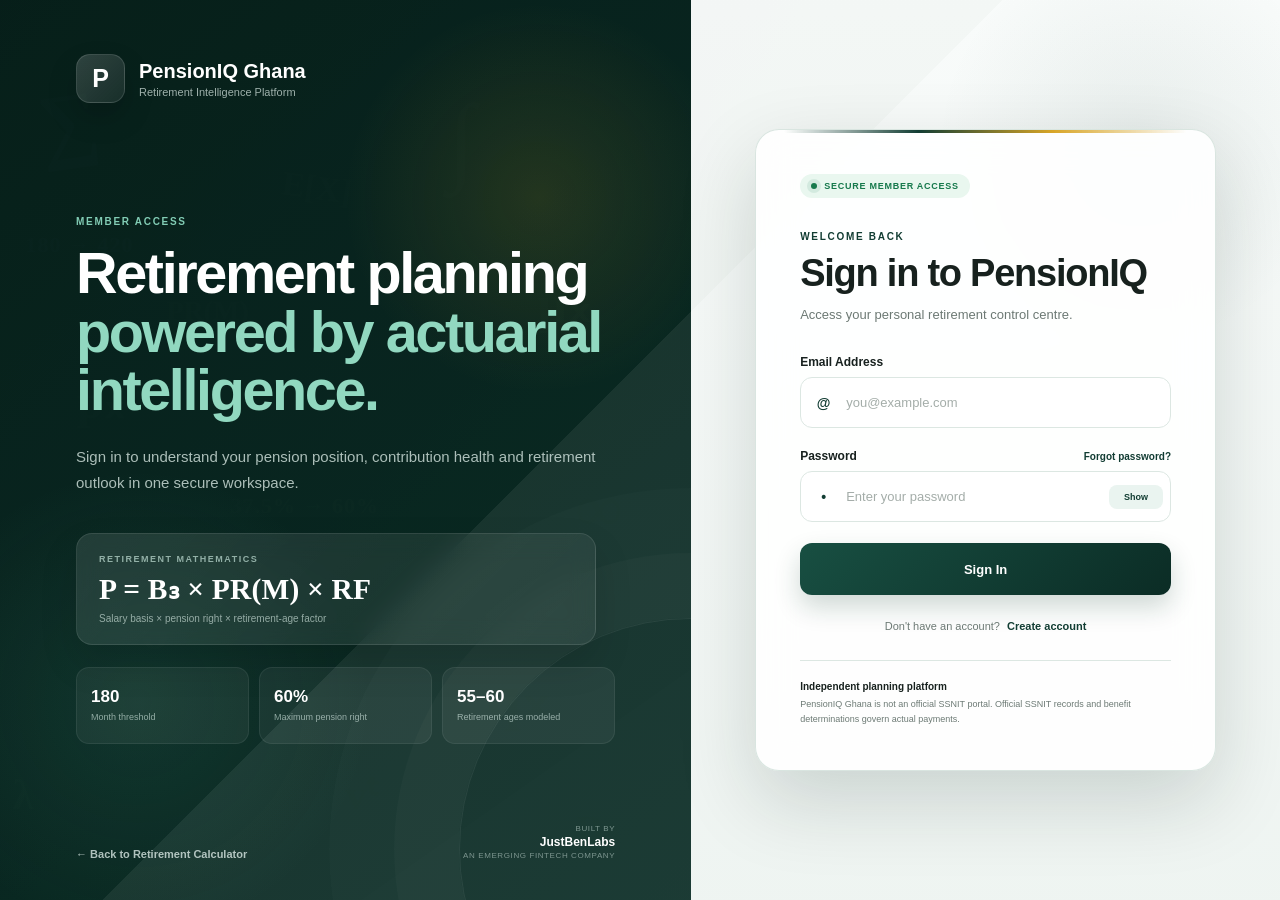
<file: frontend/index.html>
<!DOCTYPE html>
<html
    lang="en"
    class="auth-pending"
>

<head>

    <meta charset="UTF-8">

    <meta
        name="viewport"
        content="width=device-width, initial-scale=1.0"
    >

    <meta
        name="description"
        content="PensionIQ Ghana - SSNIT retirement planning and actuarial pension estimation platform."
    >

    <title>PensionIQ Ghana</title>

    <link
        rel="stylesheet"
        href="styles.css"
    >

</head>


<body>

    <!-- =====================================================
         ACTUARIAL MATHEMATICS BACKGROUND
         Decorative only — hidden from assistive technology
    ====================================================== -->

    <div
        class="math-background"
        aria-hidden="true"
    >
        <span class="math-symbol symbol-1">∑</span>
        <span class="math-symbol symbol-2">∫</span>
        <span class="math-symbol symbol-3">√</span>
        <span class="math-symbol symbol-4">π</span>
        <span class="math-symbol symbol-5">λ</span>
        <span class="math-symbol symbol-6">μ</span>
        <span class="math-symbol symbol-7">σ²</span>
        <span class="math-symbol symbol-8">∞</span>
        <span class="math-symbol formula symbol-9">qₓ</span>
        <span class="math-symbol formula symbol-10">pₓ</span>
        <span class="math-symbol formula symbol-11">aₓ</span>
        <span class="math-symbol formula symbol-12">E[X]</span>
        <span class="math-symbol formula symbol-13">Var(X)</span>
        <span class="math-symbol formula symbol-14">vᵗ</span>
        <span class="math-symbol formula symbol-15">(1+i)⁻ᵗ</span>
        <span class="math-symbol formula symbol-16">PR(M)</span>
        <span class="math-symbol formula symbol-17">P = B₃ × PR</span>
        <span class="math-symbol formula symbol-18">37.5% → 60%</span>
        <span class="math-symbol formula symbol-19">180 → 420</span>
        <span class="math-symbol formula symbol-20">∫₀ᵀ vᵗpₓ(t)dt</span>
        <span class="math-symbol formula symbol-21">P(T &gt; x)</span>
        <span class="math-symbol symbol-22">Δ</span>
        <span class="math-symbol symbol-23">∂</span>
        <span class="math-symbol formula symbol-24">eˣ</span>
    </div>


    <!-- =====================================================
         HEADER
    ====================================================== -->

    <header class="topbar">

        <div class="brand">

            <div class="brand-icon">
                P
            </div>

            <div class="brand-text">

                <h1>
                    PensionIQ Ghana
                </h1>

                <span>
                    Retirement Intelligence Platform
                </span>

            </div>

        </div>


        <div class="status-badge">

            <span class="status-dot"></span>

            Actuarial Engine Online

        </div>

    </header>



    <!-- =====================================================
         MAIN PAGE
    ====================================================== -->

    <main class="page">


        <!-- =================================================
             HERO
        ================================================== -->

        <section class="hero">

            <div class="hero-content">

                <span class="eyebrow">
                    SSNIT RETIREMENT PLANNING
                </span>

                <h2>
                    Understand your pension
                    <span>
                        before retirement.
                    </span>
                </h2>

                <p>
                    Estimate your SSNIT retirement benefits,
                    understand your pension right and explore
                    how different retirement ages could affect
                    your future pension.
                </p>

                <div class="hero-fact-strip" aria-label="PensionIQ model highlights">
                    <span>Act 766 / Act 883</span>
                    <span>180-month threshold</span>
                    <span>60% maximum right</span>
                    <span>Ages 55–60</span>
                </div>

            </div>

            <aside
                class="hero-formula-panel"
                aria-label="Actuarial formula preview"
            >
                <div class="formula-panel-heading">
                    <span>ACTUARIAL INTELLIGENCE</span>
                    <strong>Retirement mathematics</strong>
                </div>

                <div class="formula-panel-equation">
                    P = B₃ × PR(M) × RF
                </div>

                <div class="formula-panel-grid">
                    <div>
                        <span>Minimum right</span>
                        <strong>PR(180) = 37.5%</strong>
                    </div>

                    <div>
                        <span>Maximum right</span>
                        <strong>PR(420+) = 60%</strong>
                    </div>

                    <div>
                        <span>Discount factor</span>
                        <strong>vᵗ = (1+i)⁻ᵗ</strong>
                    </div>

                    <div>
                        <span>Actuarial lens</span>
                        <strong>EPV = E[PV]</strong>
                    </div>
                </div>

                <p>
                    Mathematical notation is shown for context.
                    PensionIQ calculations are produced by the
                    application&apos;s actuarial engine.
                </p>
            </aside>

        </section>



        <!-- =================================================
             BASIC PENSION CALCULATOR
        ================================================== -->

        <section class="calculator-layout">


            <!-- LEFT SIDE -->

            <div class="calculator-card">

                <div class="section-heading">

                    <div>

                        <p class="section-label">
                            Pension Calculator
                        </p>

                        <h3>
                            Retirement Information
                        </h3>

                    </div>


                    <div class="step-badge">
                        Step 1
                    </div>

                </div>


                <form id="pension-form">


                    <!-- DATE OF BIRTH -->

                    <div class="input-group">

                        <label for="dob">
                            Date of Birth
                        </label>

                        <p class="helper-text">
                            Enter your official date of birth.
                        </p>

                        <input
                            type="date"
                            id="dob"
                            required
                        >

                    </div>



                    <!-- RETIREMENT DATE -->

                    <div class="input-group">

                        <label for="retirement-date">
                            Expected Retirement Date
                        </label>

                        <p class="helper-text">
                            The date you expect to retire.
                        </p>

                        <input
                            type="date"
                            id="retirement-date"
                            required
                        >

                    </div>



                    <!-- CONTRIBUTION MONTHS -->

                    <div class="input-group">

                        <label for="contribution-months">
                            Total Contribution Months
                        </label>

                        <p class="helper-text">
                            Example: 240 months represents
                            20 contribution years.
                        </p>

                        <input
                            type="number"
                            id="contribution-months"
                            min="0"
                            placeholder="e.g. 240"
                            required
                        >

                    </div>



                    <!-- SALARY -->

                    <div class="input-group">

                        <label for="salary">
                            Best 3-Year Average Annual Salary
                        </label>

                        <p class="helper-text">
                            Enter the annual pensionable salary
                            in Ghana cedis.
                        </p>

                        <div class="money-input">

                            <span>
                                GH¢
                            </span>

                            <input
                                type="number"
                                id="salary"
                                min="0"
                                step="0.01"
                                placeholder="72000"
                                required
                            >

                        </div>

                    </div>



                    <!-- BUTTON -->

                    <button
                        id="calculate-button"
                        type="submit"
                        class="primary-button"
                    >

                        <span id="button-text">
                            Calculate My Pension
                        </span>

                    </button>


                    <p class="form-security">
                        Your information is used only for this
                        calculation.
                    </p>


                </form>

            </div>



            <!-- RIGHT INFORMATION PANEL -->

            <aside class="info-panel">

                <p class="section-label">
                    How it works
                </p>

                <h3>
                    Your estimate is powered by our
                    actuarial calculation engine.
                </h3>


                <div class="process-list">


                    <div class="process-item">

                        <div class="process-number">
                            1
                        </div>

                        <div>

                            <strong>
                                Eligibility
                            </strong>

                            <p>
                                We determine the applicable
                                retirement-benefit route.
                            </p>

                        </div>

                    </div>



                    <div class="process-item">

                        <div class="process-number">
                            2
                        </div>

                        <div>

                            <strong>
                                Pension Right
                            </strong>

                            <p>
                                Contribution months determine
                                your earned pension percentage.
                            </p>

                        </div>

                    </div>



                    <div class="process-item">

                        <div class="process-number">
                            3
                        </div>

                        <div>

                            <strong>
                                Benefit Estimate
                            </strong>

                            <p>
                                Your salary basis and retirement
                                age are used to estimate the benefit.
                            </p>

                        </div>

                    </div>



                    <div class="process-item">

                        <div class="process-number">
                            4
                        </div>

                        <div>

                            <strong>
                                Actuarial Analysis
                            </strong>

                            <p>
                                PensionIQ can compare retirement
                                strategies using discounting and
                                mortality assumptions.
                            </p>

                        </div>

                    </div>


                </div>


                <div class="important-note">

                    <strong>
                        Important
                    </strong>

                    <p>
                        PensionIQ Ghana is an independent
                        retirement-planning and estimation tool.
                        It is not an official SSNIT platform.
                    </p>

                </div>

            </aside>

        </section>



        <!-- =================================================
             GLOBAL ERROR MESSAGE
        ================================================== -->

        <section
            id="error-message"
            class="error-box hidden"
        >
        </section>



        <!-- =================================================
             BASIC RETIREMENT RESULT
        ================================================== -->

        <section
            id="result-section"
            class="results-section hidden"
        >

            <div class="result-header">

                <div>

                    <p class="section-label">
                        Your Result
                    </p>

                    <h3>
                        Retirement Benefit Estimate
                    </h3>

                </div>


                <span
                    id="eligibility-badge"
                    class="eligible-badge"
                >
                    Eligible
                </span>

            </div>



            <!-- MONTHLY PENSION -->

            <div class="pension-highlight">

                <p>
                    Estimated Monthly Pension
                </p>

                <h2 id="monthly-pension">
                    GH¢0.00
                </h2>

                <span>
                    Estimated initial monthly retirement benefit
                </span>

            </div>



            <!-- RESULT GRID -->

            <div class="result-grid">


                <div class="result-item">

                    <span>
                        Benefit Type
                    </span>

                    <strong id="benefit-type">
                        -
                    </strong>

                </div>



                <div class="result-item">

                    <span>
                        Retirement Age
                    </span>

                    <strong id="retirement-age">
                        -
                    </strong>

                </div>



                <div class="result-item">

                    <span>
                        Contribution Months
                    </span>

                    <strong id="result-contribution-months">
                        -
                    </strong>

                </div>



                <div class="result-item">

                    <span>
                        Contribution Years
                    </span>

                    <strong id="contribution-years">
                        -
                    </strong>

                </div>



                <div class="result-item">

                    <span>
                        Pension Right
                    </span>

                    <strong id="pension-right">
                        -
                    </strong>

                </div>



                <div class="result-item">

                    <span>
                        Calculation Status
                    </span>

                    <strong id="calculation-status">
                        -
                    </strong>

                </div>



                <div class="result-item">

                    <span>
                        Scheme
                    </span>

                    <strong>
                        Act 766 / Act 883
                    </strong>

                </div>


            </div>
            <!-- =================================================
     CALCULATION BREAKDOWN
================================================== -->

<div class="calculation-breakdown">

    <div class="calculation-breakdown-header">

        <div>
            <p class="section-label">
                Calculation Transparency
            </p>

            <h4>
                How This Estimate Was Calculated
            </h4>

            <p>
                See the main values used to produce
                your estimated monthly pension.
            </p>
        </div>

    </div>


    <div class="calculation-breakdown-grid">

        <div class="calculation-detail">

            <span>
                Best 3-Year Average Annual Salary
            </span>

            <strong id="calc-annual-salary">
                GH¢0.00
            </strong>

        </div>


        <div class="calculation-detail">

            <span>
                Monthly Salary Basis
            </span>

            <strong id="calc-monthly-salary">
                GH¢0.00
            </strong>

        </div>


        <div class="calculation-detail">

            <span>
                Contribution Months
            </span>

            <strong id="calc-contribution-months">
                -
            </strong>

        </div>


        <div class="calculation-detail">

            <span>
                Pension Right
            </span>

            <strong id="calc-pension-right">
                -
            </strong>

        </div>


        <div class="calculation-detail">

            <span>
                Retirement Age
            </span>

            <strong id="calc-retirement-age">
                -
            </strong>

        </div>


        <div class="calculation-detail">

            <span>
                Retirement-Age Factor
            </span>

            <strong id="calc-retirement-factor">
                -
            </strong>

        </div>

    </div>
    <div class="pension-right-explanation">

    <div class="pension-right-explanation-header">

        <strong>
            Why is my pension right this percentage?
        </strong>

    </div>

    <p id="pension-right-explanation-text">
        Your contribution history determines your
        pension-right percentage.
    </p>

    <div
        id="pension-right-formula"
        class="pension-right-formula"
    >
        -
    </div>

</div>


    <div class="calculation-equation">

        <span class="calculation-equation-label">
            Pension Calculation
        </span>

        <div
            id="calc-formula"
            class="calculation-formula"
        >
            -
        </div>
        <div
    id="retirement-factor-explanation"
    class="retirement-factor-explanation"
>
    -
</div>

        <div class="calculation-answer">

            <span>
                Estimated Monthly Pension
            </span>

            <strong id="calc-monthly-pension">
                GH¢0.00
            </strong>

        </div>

    </div>


    <div class="calculation-note">

        <strong>
            About this breakdown
        </strong>

        <p>
            The pension right and final benefit are
            supplied by the PensionIQ actuarial engine.
            This breakdown is provided to make the
            estimate easier to understand. Official
            SSNIT records and benefit determinations
            govern actual payments.
        </p>

    </div>

</div>



            <!-- CONTRIBUTION PROGRESS -->

            <div class="contribution-progress-card">

                <div class="progress-heading">

                    <div>

                        <span class="progress-title">
                            Pension Right Progress
                        </span>

                        <p>
                            Your position between the minimum
                            contribution requirement and the
                            maximum pension-right threshold.
                        </p>

                    </div>


                    <strong id="progress-percentage">
                        0%
                    </strong>

                </div>



                <div class="progress-labels">

                    <span>

                        180 months

                        <small>
                            Minimum
                        </small>

                    </span>


                    <span>

                        420 months

                        <small>
                            Maximum
                        </small>

                    </span>

                </div>



                <div class="progress-track">

                    <div
                        id="progress-bar"
                        class="progress-bar"
                    >
                    </div>

                </div>



                <div class="progress-member-position">

                    <strong id="progress-current-months">
                        0 months
                    </strong>

                    <span id="progress-message">
                        -
                    </span>

                </div>

            </div>



            <!-- DISCLAIMER -->

            <div class="disclaimer">

                <strong>
                    Estimated calculation
                </strong>

                <p>
                    This result is provided for educational
                    and retirement-planning purposes.
                    Official SSNIT records and benefit
                    determinations govern actual payments.
                </p>

            </div>

        </section>



        <!-- =================================================
             RETIREMENT PLANNER
        ================================================== -->

        <section class="comparison-section">

            <div class="comparison-header">

                <div>

                    <p class="section-label">
                        Retirement Planner
                    </p>

                    <h3>
                        Compare Retirement Ages
                    </h3>

                    <p>
                        Explore estimated retirement outcomes
                        from age 55 through age 60.
                    </p>

                </div>

            </div>



            <div class="comparison-form">

    <!-- DATE OF BIRTH -->

    <div class="input-group">

        <label for="comparison-dob">
            Date of Birth
        </label>

        <p class="helper-text">
            Enter your date of birth.
        </p>

        <input
            type="date"
            id="comparison-dob"
        >

    </div>


    <!-- CONTRIBUTION MONTHS -->

    <div class="input-group">

        <label for="months-at-55">
            Contribution Months at Age 55
        </label>

        <p class="helper-text">
            Future contributions are projected
            from this starting point.
        </p>

        <input
            type="number"
            id="months-at-55"
            min="0"
            placeholder="e.g. 240"
        >

    </div>


    <!-- SALARY -->

    <div class="input-group">

        <label for="comparison-salary">
            Best 3-Year Average Annual Salary
        </label>

        <p class="helper-text">
            Enter the annual pensionable salary
            in Ghana cedis.
        </p>
        <div class="money-input">

                            <span>
                                GH¢
                            </span>

                            <input
                                type="number"
                                id="comparison-salary"
                                min="0"
                                step="0.01"
                                placeholder="72000"
                                required
                            >

                        </div>

    </div>


    <!-- SEX -->

    <div class="input-group">

        <label for="comparison-sex">
            Sex
        </label>

        <p class="helper-text">
            Used for mortality-adjusted
            actuarial analysis.
        </p>

        <select id="comparison-sex">

            <option value="Male">
                Male
            </option>

            <option value="Female">
                Female
            </option>

        </select>

    </div>


    <!-- DISCOUNT RATE -->

    <div class="input-group">

        <label for="discount-rate">
            Annual Discount Rate
        </label>

        <p class="helper-text">
            Annual effective rate used for
            present-value calculations.
        </p>

        <div class="percentage-input">

            <input
                type="number"
                id="discount-rate"
                min="0"
                step="0.1"
                value="8"
            >

            <span>
                %
            </span>

        </div>

    </div>


    <!-- PROJECTION AGE -->

    <div class="input-group">

        <label for="projection-age">
            Projection End Age
        </label>

        <p class="helper-text">
            Pension cash flows are projected
            through this age.
        </p>

        <input
            type="number"
            id="projection-age"
            min="61"
            max="100"
            value="80"
        >

    </div>


    <!-- COMPARE BUTTON -->

    <button
        type="button"
        id="compare-button"
        class="primary-button comparison-button"
    >
        Compare Retirement Ages
    </button>

</div>




            <div
                id="comparison-loading-state"
                class="comparison-loading-state hidden"
                role="status"
                aria-live="polite"
            >
                <div class="analysis-loading-orbit" aria-hidden="true">
                    <span>∑</span>
                </div>

                <div>
                    <strong>
                        Running actuarial scenarios
                    </strong>

                    <p>
                        Comparing monthly pension, break-even timing,
                        discounted value and mortality-adjusted EPV.
                    </p>
                </div>
            </div>


            <!-- =================================================
                 COMPARISON RESULTS
            ================================================== -->

            <div
                id="comparison-results"
                class="comparison-results hidden"
            >


                <!-- =============================================
                     ANALYSIS AT A GLANCE
                ============================================== -->

                <section
                    class="analysis-overview"
                    aria-labelledby="analysis-overview-title"
                >

                    <div class="analysis-overview-heading">

                        <div>

                            <span class="section-label">
                                Analysis at a glance
                            </span>

                            <h4 id="analysis-overview-title">
                                What stands out in this comparison?
                            </h4>

                        </div>

                        <span class="analysis-assumption-chip">
                            Based on selected assumptions
                        </span>

                    </div>


                    <div class="analysis-insight-grid">

                        <article
                            id="monthly-pension-insight"
                            class="analysis-insight-card"
                        >
                            <span>
                                Highest Monthly Pension
                            </span>

                            <strong>
                                Awaiting analysis
                            </strong>

                            <small>
                                Run the comparison to see the
                                strongest monthly benefit.
                            </small>
                        </article>


                        <article
                            id="breakeven-insight"
                            class="analysis-insight-card"
                        >
                            <span>
                                Age 55 vs Age 60
                            </span>

                            <strong>
                                Awaiting analysis
                            </strong>

                            <small>
                                Shows when the later pension catches
                                up in cumulative undiscounted cash flow.
                            </small>
                        </article>


                        <article
                            id="pv-insight"
                            class="analysis-insight-card"
                        >
                            <span>
                                Highest Discounted PV
                            </span>

                            <strong>
                                Awaiting analysis
                            </strong>

                            <small>
                                Value measured at age 55 under the
                                selected discount and projection assumptions.
                            </small>
                        </article>


                        <article
                            id="epv-insight"
                            class="analysis-insight-card"
                        >
                            <span>
                                Highest Mortality-Adjusted EPV
                            </span>

                            <strong>
                                Awaiting analysis
                            </strong>

                            <small>
                                Incorporates the selected mortality
                                basis and discount assumptions.
                            </small>
                        </article>

                    </div>

                </section>


                <!-- =============================================
                     MONTHLY PENSION CHART
                ============================================== -->

                <div class="comparison-chart-card">

                    <div class="chart-heading">

                        <span class="progress-title">
                            Monthly Pension by Retirement Age
                        </span>

                        <p>
                            Compare estimated monthly pension
                            amounts from age 55 to age 60.
                        </p>

                    </div>


                    <div
                        id="retirement-chart"
                        class="retirement-chart"
                        aria-label="Monthly pension comparison by retirement age"
                    >
                    </div>

                    <div class="chart-legend">
                        <span>
                            <i class="legend-dot legend-dot-primary"></i>
                            Estimated monthly pension
                        </span>

                        <span>
                            <i class="legend-dot legend-dot-highlight"></i>
                            Highest value in this comparison
                        </span>
                    </div>

                </div>



                <!-- =============================================
                     BREAK EVEN ANALYSIS
                ============================================== -->

                <div class="breakeven-card">

                    <div class="breakeven-heading">

                        <span class="progress-title">
                            Retirement Break-Even Analysis
                        </span>

                        <p>
                            Estimate when waiting until age 60
                            catches up with taking pension earlier.
                        </p>

                    </div>


                    <div
                        id="breakeven-results"
                        class="breakeven-grid"
                    >
                    </div>


                    <div class="analysis-note">

                        <strong>
                            How to interpret this
                        </strong>

                        <p>
                            This is an undiscounted cash-flow
                            comparison. It assumes constant monthly
                            pensions and ignores inflation,
                            indexation, mortality and the time
                            value of money.
                        </p>

                    </div>

                </div>



                <!-- =============================================
                     ORDINARY PRESENT VALUE
                ============================================== -->

                <div class="pv-card">

                    <div class="pv-heading">

                        <span class="progress-title">
                            Present Value Retirement Comparison
                        </span>

                        <p>
                            Compare future pension payments
                            after discounting them to age 55.
                        </p>

                    </div>


                    <div
                        id="pv-results"
                        class="pv-grid"
                    >
                    </div>


                    <div class="analysis-note">

                        <strong>
                            Financial assumption
                        </strong>

                        <p id="pv-assumption-text">
                            Future pension payments are
                            discounted to age 55.
                        </p>

                    </div>

                </div>



                <!-- =============================================
                     MORTALITY ADJUSTED EPV
                ============================================== -->

                <div class="epv-card">

                    <div class="epv-heading">

                        <div>

                            <span class="progress-title">
                                Mortality-Adjusted Retirement Value
                            </span>

                            <p>
                                Expected present value of each
                                retirement strategy after allowing
                                for survival probabilities.
                            </p>

                        </div>

                    </div>



                    <!-- EPV SUMMARY -->

                    <div
                        id="epv-summary"
                        class="epv-summary"
                    >

                        <span>
                            Mortality-adjusted actuarial analysis
                        </span>

                        <strong>
                            Awaiting calculation
                        </strong>

                    </div>



                    <!-- EPV CHART -->

                    <div
                        id="epv-chart"
                        class="epv-chart"
                        aria-label="Mortality-adjusted expected present value by retirement age"
                    >
                    </div>

                    <div class="chart-legend epv-legend">
                        <span>
                            <i class="legend-dot legend-dot-epv"></i>
                            Mortality-adjusted expected present value
                        </span>

                        <span>
                            <i class="legend-dot legend-dot-highlight"></i>
                            Highest EPV under selected assumptions
                        </span>
                    </div>



                    <!-- EPV TABLE -->

                    <div class="epv-table-wrapper">

                        <table class="comparison-table">

                            <thead>

                                <tr>

                                    <th>
                                        Age
                                    </th>

                                    <th>
                                        Monthly Pension
                                    </th>

                                    <th>
                                        Pension Right
                                    </th>

                                    <th>
                                        EPV
                                    </th>

                                </tr>

                            </thead>


                            <tbody id="epv-table-body">
                            </tbody>

                        </table>

                    </div>



                    <!-- MORTALITY SOURCE -->

                    <div class="analysis-note mortality-note">

                        <strong>
                            Mortality Basis
                        </strong>

                        <p id="mortality-basis-text">
                            Mortality source information will
                            appear after calculation.
                        </p>

                    </div>

                </div>



                <!-- =============================================
                     DETAILED RETIREMENT TABLE
                ============================================== -->

                <div class="detailed-comparison-card">

                    <div class="chart-heading">

                        <span class="progress-title">
                            Detailed Retirement Comparison
                        </span>

                        <p>
                            Review contribution months,
                            pension rights and estimated
                            monthly benefits side by side.
                        </p>

                    </div>


                    <div class="comparison-table-wrapper">

                        <table class="comparison-table">

                            <thead>

                                <tr>

                                    <th>
                                        Age
                                    </th>

                                    <th>
                                        Months
                                    </th>

                                    <th>
                                        Pension Right
                                    </th>

                                    <th>
                                        Monthly Pension
                                    </th>

                                    <th>
                                        Status
                                    </th>

                                </tr>

                            </thead>


                            <tbody id="comparison-body">
                            </tbody>

                        </table>

                    </div>

                </div>



                <!-- =============================================
                     ASSUMPTIONS
                ============================================== -->

                <div class="comparison-assumption">

                    <strong>
                        Projection assumptions
                    </strong>

                    <p>
                        Salary basis is held constant and
                        continuous contributions of 12 months
                        per additional year are assumed.
                        Mortality-adjusted values currently use
                        Ghana population mortality rather than
                        an official SSNIT pensioner mortality table.
                    </p>

                </div>


            </div>

        </section>



        <!-- =================================================
             FOOTER
        ================================================== -->

        <footer>

            <div class="footer-brand">
                PensionIQ Ghana
            </div>

            <p>
                Actuarial technology for better
                retirement decisions.
            </p>

            <small>
                Independent educational and retirement-planning
                platform. Not affiliated with or operated by SSNIT.
            </small>

            <div class="calculator-company-credit">
                <span>Built by</span>
                <strong>JustBenLabs</strong>
                <small>An emerging fintech company</small>
            </div>

        </footer>


    </main>

<script src="api-config.js"></script>
<script src="calculator-auth.js"></script>

</body>

</html>
</file>
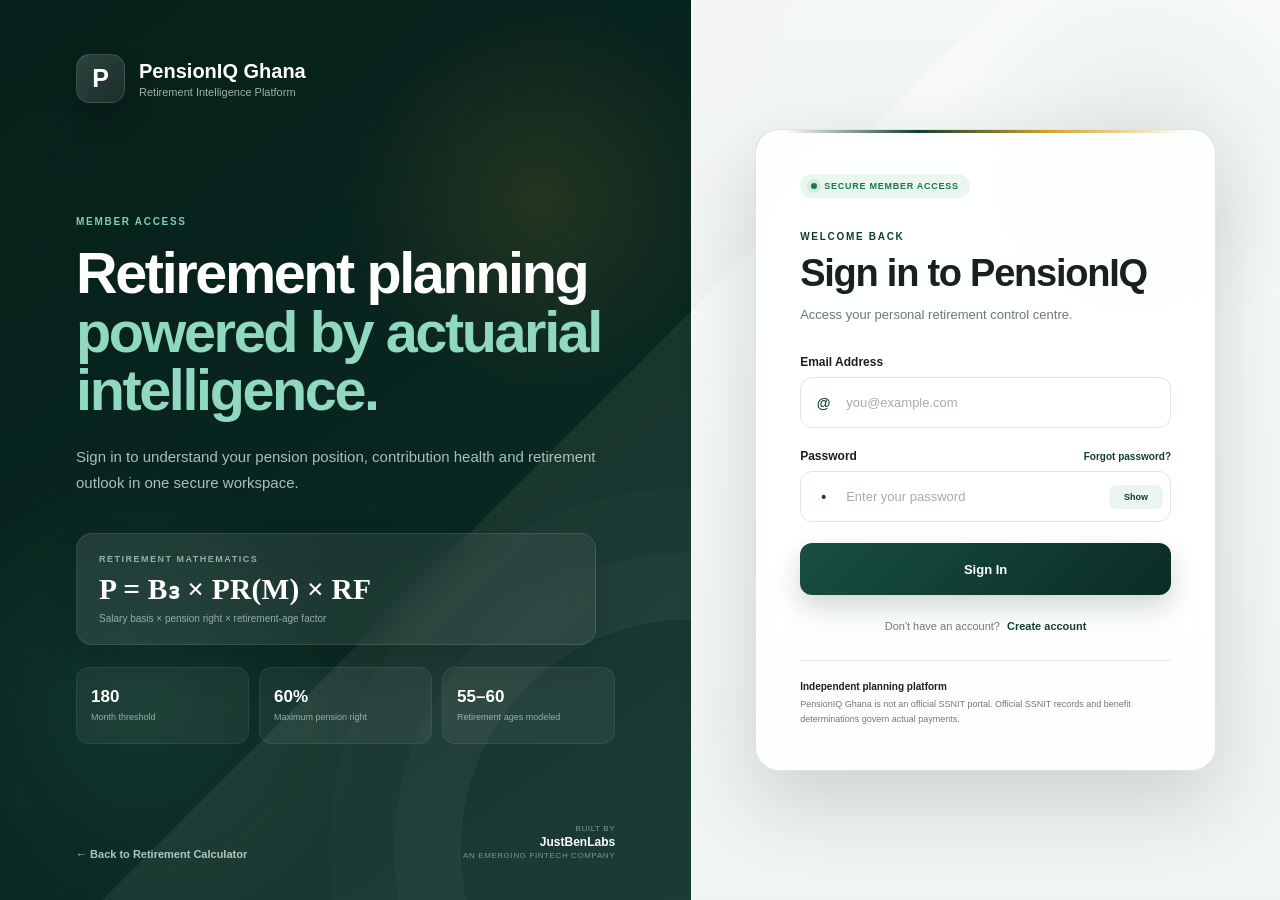
<file: frontend/dashboard.html>
<!DOCTYPE html>
<html lang="en">

<head>

    <meta charset="UTF-8">

    <meta
        name="viewport"
        content="width=device-width, initial-scale=1.0"
    >

    <meta
        name="description"
        content="PensionIQ Ghana authenticated member pension dashboard."
    >

    <title>
        Member Dashboard | PensionIQ Ghana
    </title>

    <link
        rel="stylesheet"
        href="dashboard.css"
    >

</head>


<body>

    <!-- =====================================================
         HEADER
    ====================================================== -->

    <header class="topbar">

        <div class="header-actions">

            <div
                class="header-profile-card"
                aria-label="PensionIQ member profile"
            >

                <span
                    class="header-profile-avatar"
                    aria-hidden="true"
                >
                    <svg
                        viewBox="0 0 24 24"
                        role="img"
                        aria-hidden="true"
                    >
                        <path
                            d="M12 12a4 4 0 1 0 0-8 4 4 0 0 0 0 8Zm-7 8a7 7 0 0 1 14 0"
                        ></path>
                    </svg>
                </span>

                <span class="header-profile-copy">
                    <strong>
                        My Profile
                    </strong>

                    <small>
                        Member
                    </small>
                </span>

            </div>


            <button
                type="button"
                id="logout-button"
                class="logout-button logout-icon-button"
                aria-label="Logout"
                title="Logout"
            >
                <svg
                    viewBox="0 0 24 24"
                    aria-hidden="true"
                >
                    <path d="M10 5H6a2 2 0 0 0-2 2v10a2 2 0 0 0 2 2h4"></path>
                    <path d="M14 8l4 4-4 4"></path>
                    <path d="M18 12H9"></path>
                </svg>
            </button>

        </div>

    </header>


    <!-- =====================================================
         PAGE
    ====================================================== -->

    <main class="page">


        <!-- =================================================
             PAGE INTRO
        ================================================== -->

        <section class="dashboard-intro">

            <span class="eyebrow">
                MEMBER PORTAL
            </span>

            <h2>
                Your pension position,
                all in one place.
            </h2>

            <p>
                Monitor your contribution history,
                pension-right progress and retirement readiness.
            </p>

        </section>



        <!-- =================================================
             ERROR
        ================================================== -->

        <div
            id="dashboard-error"
            class="error-box hidden"
        >
        </div>



        <!-- =================================================
             LOADING
        ================================================== -->

        <section
            id="dashboard-loading"
            class="dashboard-loading"
        >

            <div class="loading-spinner">
            </div>

            <strong>
                Loading your PensionIQ dashboard...
            </strong>

            <span>
                Verifying your account and pension information.
            </span>

        </section>



        <!-- =================================================
             DASHBOARD
        ================================================== -->

        <section
            id="dashboard"
            class="dashboard hidden"
        >

            <div class="dashboard-shell">

                <aside
                    class="dashboard-sidebar"
                    aria-label="PensionIQ dashboard navigation"
                >

                    <div class="sidebar-brand">

                        <div class="sidebar-brand-mark">
                            P
                        </div>

                        <div class="sidebar-brand-copy">

                            <strong>
                                PensionIQ Ghana
                            </strong>

                            <span>
                                Retirement Intelligence
                            </span>

                        </div>

                    </div>


                    <div class="sidebar-portal-label">
                        Member Portal
                    </div>


                    <nav
                        class="dashboard-nav"
                        aria-label="PensionIQ Control Centre sections"
                    >

                        <button
                            type="button"
                            class="dashboard-nav-button is-active"
                            data-dashboard-target="overview"
                        >
                            <span class="dashboard-nav-number">01</span>
                            <span class="dashboard-nav-label">Overview</span>
                            <span class="dashboard-nav-arrow" aria-hidden="true">→</span>
                        </button>

                        <button
                            type="button"
                            class="dashboard-nav-button"
                            data-dashboard-target="pension"
                        >
                            <span class="dashboard-nav-number">02</span>
                            <span class="dashboard-nav-label">My Pension</span>
                            <span class="dashboard-nav-arrow" aria-hidden="true">→</span>
                        </button>

                        <button
                            type="button"
                            class="dashboard-nav-button"
                            data-dashboard-target="planning"
                        >
                            <span class="dashboard-nav-number">03</span>
                            <span class="dashboard-nav-label">Planning</span>
                            <span class="dashboard-nav-arrow" aria-hidden="true">→</span>
                        </button>

                        <button
                            type="button"
                            class="dashboard-nav-button"
                            data-dashboard-target="contributions"
                        >
                            <span class="dashboard-nav-number">04</span>
                            <span class="dashboard-nav-label">Contributions</span>
                            <span class="dashboard-nav-arrow" aria-hidden="true">→</span>
                        </button>

                        <button
                            type="button"
                            class="dashboard-nav-button"
                            data-dashboard-target="reports"
                        >
                            <span class="dashboard-nav-number">05</span>
                            <span class="dashboard-nav-label">Reports</span>
                            <span class="dashboard-nav-arrow" aria-hidden="true">→</span>
                        </button>

                        <button
                            type="button"
                            class="dashboard-nav-button"
                            data-dashboard-target="account"
                        >
                            <span class="dashboard-nav-number">06</span>
                            <span class="dashboard-nav-label">Account</span>
                            <span class="dashboard-nav-arrow" aria-hidden="true">→</span>
                        </button>

                    </nav>


                    <div class="sidebar-lower">

                        <div class="sidebar-readiness">

                            <span>
                                Retirement Readiness
                            </span>

                            <div class="sidebar-readiness-value">
                                <strong id="sidebar-readiness-score">-</strong>
                                <small>/ 100</small>
                            </div>

                            <p id="sidebar-readiness-rating">
                                Assessing your position
                            </p>

                        </div>


                        <div class="sidebar-company-credit">

                            <span>
                                Built by
                            </span>

                            <strong>
                                JustBenLabs
                            </strong>

                            <small>
                                An emerging fintech company
                            </small>

                        </div>

                    </div>

                </aside>


                <div class="dashboard-workspace">

                    <header class="dashboard-view-header">

                        <div>

                            <span class="dashboard-view-eyebrow">
                                PENSIONIQ CONTROL CENTRE
                            </span>

                            <h2 id="dashboard-view-title">
                                Overview
                            </h2>

                            <p id="dashboard-view-description">
                                Your retirement position at a glance.
                            </p>

                        </div>


                        <a href="index.html" class="workspace-calculator-link">
                            Open Calculator
                        </a>

                    </header>


                    <div class="dashboard-view-stack">


            <!-- =============================================
                 WELCOME
            ============================================== -->

            <section class="welcome-card dashboard-view-block is-active-view" data-dashboard-view="overview">

                <div>

                    <span class="eyebrow light">
                        MEMBER OVERVIEW
                    </span>

                    <h2 id="member-name">
                        -
                    </h2>

                    <p id="member-summary">
                        -
                    </p>

                </div>


                <div class="member-avatar">

                    <span id="member-initials">
                        PI
                    </span>

                </div>

            </section>



            <!-- =============================================
                 TOP METRICS
            ============================================== -->

            <section class="metric-grid dashboard-view-block is-active-view" data-dashboard-view="overview">


                <button
                    type="button"
                    class="metric-card metric-action-card metric-contribution-card"
                    data-dashboard-target="contributions"
                    data-contribution-target="history"
                    aria-label="Open contribution history"
                >

                    <span>
                        Contribution Months
                    </span>

                    <strong id="metric-months">
                        0
                    </strong>

                    <small id="metric-years">
                        0 contribution years
                    </small>

                </button>



                <button
                    type="button"
                    class="metric-card metric-action-card metric-right-card"
                    data-dashboard-target="pension"
                    aria-label="Open my pension position"
                >

                    <span>
                        Pension Right
                    </span>

                    <strong id="metric-pension-right">
                        -
                    </strong>

                    <small>
                        Current estimated pension percentage
                    </small>

                </button>



                <button
                    type="button"
                    class="metric-card metric-action-card metric-health-card"
                    data-dashboard-target="contributions"
                    data-contribution-target="health"
                    aria-label="Open contribution health diagnostics"
                >

                    <span>
                        Contribution Health
                    </span>

                    <strong id="metric-health">
                        -
                    </strong>

                    <small id="metric-health-description">
                        -
                    </small>

                </button>



                <button
                    type="button"
                    class="metric-card metric-action-card metric-missing-card"
                    data-dashboard-target="contributions"
                    data-contribution-target="health"
                    aria-label="Review missing contribution records"
                >

                    <span>
                        Missing Records
                    </span>

                    <strong id="metric-missing">
                        0
                    </strong>

                    <small>
                        Gaps in records stored in PensionIQ
                    </small>

                </button>


            </section>


            <!-- =============================================
                 RETIREMENT JOURNEY
            ============================================== -->

            <section
                class="retirement-journey-card dashboard-view-block is-active-view"
                id="retirement-journey-card"
                data-dashboard-view="overview"
            >

                <div class="retirement-journey-heading">

                    <div>
                        <span class="section-label">
                            Retirement Journey
                        </span>

                        <h3>
                            Your contribution path
                        </h3>

                        <p>
                            See where your recorded contribution months sit between
                            the minimum monthly-pension threshold and the maximum
                            pension-right level used by PensionIQ.
                        </p>
                    </div>

                    <span id="journey-status-chip" class="journey-status-chip">
                        Assessing
                    </span>

                </div>

                <div class="retirement-journey-layout">

                    <div id="retirement-journey-rail" class="retirement-journey-rail">

                        <div class="journey-track" aria-hidden="true">
                            <div id="journey-progress-fill" class="journey-progress-fill"></div>
                            <span class="journey-marker journey-marker-minimum"></span>
                            <span class="journey-marker journey-marker-maximum"></span>
                            <span id="journey-current-marker" class="journey-current-marker"></span>
                        </div>

                        <div class="journey-labels">
                            <div>
                                <span>Start</span>
                                <strong>0</strong>
                            </div>
                            <div>
                                <span>Minimum threshold</span>
                                <strong>180 months</strong>
                            </div>
                            <div>
                                <span>Maximum right level</span>
                                <strong>420 months</strong>
                            </div>
                        </div>

                        <div class="journey-current-position">
                            <span>Recorded position</span>
                            <strong id="journey-current-months">0 months</strong>
                        </div>

                    </div>

                    <div class="journey-insight-card">
                        <span class="journey-insight-kicker">NEXT MILESTONE</span>
                        <strong id="journey-headline">Assessing your contribution path</strong>
                        <p id="journey-detail">
                            PensionIQ will highlight the next contribution milestone
                            after your dashboard finishes loading.
                        </p>
                        <button
                            type="button"
                            class="journey-action-button"
                            data-dashboard-target="planning"
                            data-planner-target="what-if"
                        >
                            Explore a What-If scenario
                            <span aria-hidden="true">→</span>
                        </button>
                    </div>

                </div>

            </section>

            <section
                class="overview-actions dashboard-view-block is-active-view"
                data-dashboard-view="overview"
                aria-label="Retirement planning quick actions"
            >

                <a
                    href="index.html"
                    class="overview-action-card mobile-calculator-action"
                    aria-label="Open PensionIQ Retirement Calculator"
                >
                    <span class="overview-action-icon">∑</span>

                    <span>
                        <strong>Open Pension Calculator</strong>
                        <small>
                            Estimate your pension and compare retirement ages.
                        </small>
                    </span>

                    <span class="overview-action-arrow">→</span>
                </a>


                <button
                    type="button"
                    class="overview-action-card"
                    data-dashboard-target="planning"
                    data-planner-target="what-if"
                >
                    <span class="overview-action-icon">◇</span>

                    <span>
                        <strong>Run a What-If</strong>
                        <small>
                            Test how salary, contribution months and retirement age could change your outlook.
                        </small>
                    </span>

                    <span class="overview-action-arrow">→</span>
                </button>


                <button
                    type="button"
                    class="overview-action-card"
                    data-dashboard-target="planning"
                    data-planner-target="goal"
                >
                    <span class="overview-action-icon">◎</span>

                    <span>
                        <strong>Review My Goal</strong>
                        <small>
                            Work backwards from the monthly pension you want to target.
                        </small>
                    </span>

                    <span class="overview-action-arrow">→</span>
                </button>


                <button
                    type="button"
                    class="overview-action-card"
                    data-dashboard-target="reports"
                >
                    <span class="overview-action-icon">▧</span>

                    <span>
                        <strong>Open My Report</strong>
                        <small>
                            Generate your personal PensionIQ retirement planning report.
                        </small>
                    </span>

                    <span class="overview-action-arrow">→</span>
                </button>

            </section>

            <!-- =============================================
     RETIREMENT READINESS
============================================== -->

<section
    class="dashboard-card readiness-card dashboard-view-block is-active-view"
    id="retirement-readiness-card"
    data-dashboard-view="overview"
>

    <div class="card-heading">

        <div>

            <span class="section-label">
                Retirement Planning
            </span>

            <h3>
                Retirement Readiness
            </h3>

            <p class="card-description">
                A PensionIQ planning indicator based on
                contribution progress, pension-right progress
                and available contribution-history data.
            </p>

        </div>


        <span
            id="readiness-rating"
            class="status-badge"
        >
            -
        </span>

    </div>


    <div class="readiness-overview">

        <!-- SCORE -->

        <div class="readiness-score-panel">

            <span class="readiness-score-label">
                Readiness Score
            </span>

            <div class="readiness-score-value">

                <strong id="readiness-score">
                    -
                </strong>

                <span>
                    / 100
                </span>

            </div>

            <p id="readiness-score-message">
                Retirement readiness is being assessed.
            </p>


            <div class="readiness-progress">

                <div class="readiness-progress-track">

                    <div
                        id="readiness-progress-bar"
                        class="readiness-progress-bar"
                    >
                    </div>

                </div>

            </div>

        </div>


        <!-- COMPONENT BREAKDOWN -->

        <div class="readiness-breakdown">

            <div class="readiness-component">

                <div class="readiness-component-heading">

                    <span>
                        Eligibility Progress
                    </span>

                    <strong id="readiness-eligibility-score">
                        -
                    </strong>

                </div>

                <small>
                    Maximum 40 points
                </small>

            </div>


            <div class="readiness-component">

                <div class="readiness-component-heading">

                    <span>
                        Pension-Right Progress
                    </span>

                    <strong id="readiness-pension-score">
                        -
                    </strong>

                </div>

                <small>
                    Maximum 35 points
                </small>

            </div>


            <div class="readiness-component">

                <div class="readiness-component-heading">

                    <span>
                        Contribution Consistency
                    </span>

                    <strong id="readiness-consistency-score">
                        -
                    </strong>

                </div>

                <small>
                    Maximum 25 points
                </small>

            </div>

        </div>

    </div>


    <div class="readiness-detail-toggle-row">
        <button
            type="button"
            id="readiness-details-toggle"
            class="readiness-detail-toggle"
            aria-expanded="false"
        >
            View detailed readiness
        </button>
    </div>


    <!-- POSITION DETAILS -->

    <div class="readiness-detail-grid readiness-secondary-detail">

        <div class="readiness-detail">

            <span>
                Minimum Pension Threshold
            </span>

            <strong id="readiness-minimum-status">
                -
            </strong>

            <small id="readiness-minimum-detail">
                -
            </small>

        </div>


        <div class="readiness-detail">

            <span>
                Maximum Pension-Right Level
            </span>

            <strong id="readiness-maximum-status">
                -
            </strong>

            <small id="readiness-maximum-detail">
                -
            </small>

        </div>


        <div class="readiness-detail">

            <span>
                Contribution Continuity
            </span>

            <strong id="readiness-continuity">
                -
            </strong>

            <small id="readiness-continuity-detail">
                -
            </small>

        </div>


        <div class="readiness-detail">

            <span>
                Data Quality
            </span>

            <strong id="readiness-data-quality">
                -
            </strong>

            <small id="readiness-data-quality-detail">
                -
            </small>

        </div>

    </div>


    <!-- RECOMMENDATIONS -->

    <div class="readiness-recommendations readiness-secondary-detail">

        <div class="readiness-recommendation-heading">

            <div class="readiness-recommendation-icon">
                →
            </div>

            <div>

                <span>
                    PERSONALIZED GUIDANCE
                </span>

                <h4>
                    Your Next Steps
                </h4>

            </div>

        </div>


        <ul id="readiness-recommendation-list">
        </ul>

    </div>


    <!-- DISCLAIMER -->

    <div class="readiness-disclaimer readiness-secondary-detail">

        <strong>
            Planning indicator
        </strong>

        <p id="readiness-disclaimer">
            This indicator is provided for retirement-planning
            purposes and is not an official SSNIT determination.
        </p>

    </div>

</section>
<section
    class="planning-switcher dashboard-view-block"
    data-dashboard-view="planning"
    aria-label="Retirement planning tools"
>

    <div>
        <span class="section-label">
            Planning Workspace
        </span>

        <h3>
            Explore your retirement options
        </h3>

        <p>
            Switch between scenario testing and goal-based planning without leaving this workspace.
        </p>
    </div>


    <div class="planning-tabs" role="tablist" aria-label="Retirement planner">

        <button
            type="button"
            class="planning-tab is-active"
            data-planner-target="what-if"
            data-saved="false"
            role="tab"
            aria-selected="true"
        >
            What-If Scenario
        </button>

        <button
            type="button"
            class="planning-tab"
            data-planner-target="goal"
            data-saved="false"
            role="tab"
            aria-selected="false"
        >
            Retirement Goal
        </button>

    </div>

</section>

<!-- =================================================
     WHAT-IF RETIREMENT PLANNER
================================================== -->

<section
    class="dashboard-card scenario-card dashboard-view-block planner-panel is-active-planner"
    id="retirement-scenario-card"
    data-dashboard-view="planning"
    data-planner-panel="what-if"
>

    <div class="card-heading">

        <div>

            <span class="section-label">
                Retirement Planning
            </span>

            <h3>
                What-If Retirement Planner
            </h3>

            <p class="card-description">
                Explore how additional contribution months,
                a projected salary and a different retirement
                age could affect your estimated pension position.
            </p>

        </div>

        <span class="scenario-badge">
            Simulation
        </span>

    </div>


    <!-- =============================================
         CURRENT PROFILE SUMMARY
    ============================================== -->

    <div class="scenario-current-summary">

        <div>

            <span>
                Current contribution months
            </span>

            <strong id="scenario-current-months">
                -
            </strong>

        </div>


        <div>

            <span>
                Current annual salary basis
            </span>

            <strong id="scenario-current-salary">
                -
            </strong>

        </div>

    </div>


    <!-- =============================================
         SCENARIO FORM
    ============================================== -->

    <form
        id="retirement-scenario-form"
        class="scenario-form"
    >

        <div class="scenario-input-grid">

            <div class="form-group">

                <label
                    for="scenario-additional-months"
                >
                    Additional Contribution Months
                </label>

                <input
                    type="number"
                    id="scenario-additional-months"
                    min="0"
                    step="1"
                    value="0"
                    required
                >

                <small>
                    Number of additional monthly contributions
                    you want to simulate before retirement.
                </small>

            </div>


            <div class="form-group">

                <label
                    for="scenario-projected-salary"
                >
                    Projected Best 3-Year Average Annual Salary
                </label>

                <div class="money-field">

                    <span>
                        GH¢
                    </span>

                    <input
    type="number"
    id="scenario-projected-salary"
    min="0"
    step="0.01"
    placeholder="e.g. 120000"
    required
>

                </div>

                <small>
                    Your assumed best-three-year average annual
                    pensionable salary for the scenario.
                </small>

            </div>


            <div class="form-group">

                <label
                    for="scenario-retirement-age"
                >
                    Retirement Age
                </label>

                <select
                    id="scenario-retirement-age"
                    required
                >

                    <option value="55">
                        55
                    </option>

                    <option value="56">
                        56
                    </option>

                    <option value="57">
                        57
                    </option>

                    <option value="58">
                        58
                    </option>

                    <option value="59">
                        59
                    </option>

                    <option
                        value="60"
                        selected
                    >
                        60
                    </option>

                </select>

                <small>
                    Ordinary retirement scenarios between
                    ages 55 and 60.
                </small>

            </div>

        </div>


        <div
            id="scenario-form-error"
            class="scenario-error hidden"
        ></div>


        <div class="scenario-form-actions">

    <button
        type="submit"
        id="scenario-submit-button"
        class="primary-button"
    >
        Run What-If Scenario
    </button>


    <button
        type="button"
        id="scenario-save-plan-button"
        class="secondary-button"
        disabled
    >
        Save Plan
    </button>
    <button
    type="button"
    id="scenario-delete-plan-button"
    class="secondary-button plan-delete-button hidden"
>
    Delete Saved What-If
</button>

</div>


<div
    id="scenario-save-plan-status"
    class="plan-save-status hidden"
    role="status"
    aria-live="polite"
>
</div>

    </form>


    <!-- =============================================
         RESULTS
    ============================================== -->

    <div
        id="scenario-results"
        class="scenario-results hidden"
    >

        <div class="scenario-results-heading">

            <div>

                <span class="section-label">
                    Scenario Results
                </span>

                <h4>
                    Baseline vs What-If Scenario
                </h4>

            </div>

            <span
                id="scenario-retirement-date"
                class="scenario-date"
            >
                -
            </span>

        </div>

        <div class="scenario-lift-card">
            <div>
                <span>BASELINE MONTHLY PENSION</span>
                <strong id="scenario-lift-baseline">-</strong>
            </div>
            <div class="scenario-lift-arrow" aria-hidden="true">→</div>
            <div>
                <span>WHAT-IF MONTHLY PENSION</span>
                <strong id="scenario-lift-projected">-</strong>
            </div>
            <div class="scenario-lift-change">
                <span>POTENTIAL CHANGE</span>
                <strong id="scenario-lift-change">-</strong>
            </div>
        </div>

        <!-- =========================================
             BASELINE / SCENARIO COMPARISON
        ========================================== -->

        <div class="scenario-comparison-grid">

            <article
                class="scenario-position-card baseline-position"
            >

                <div class="scenario-position-heading">

                    <span>
                        BASELINE
                    </span>

                    <strong>
                       Baseline at Retirement
                    </strong>

                </div>


                <dl class="scenario-position-list">

                    <div>

                        <dt>
                            Contribution months
                        </dt>

                        <dd id="scenario-baseline-months">
                            -
                        </dd>

                    </div>


                    <div>

                        <dt>
                            Pension right
                        </dt>

                        <dd id="scenario-baseline-right">
                            -
                        </dd>

                    </div>


                    <div>

                        <dt>
                            Retirement factor
                        </dt>

                        <dd id="scenario-baseline-factor">
                            -
                        </dd>

                    </div>


                    <div>

                        <dt>
                            Estimated monthly pension
                        </dt>

                        <dd id="scenario-baseline-pension">
                            -
                        </dd>

                    </div>


                    <div>

                        <dt>
                            Readiness
                        </dt>

                        <dd id="scenario-baseline-readiness">
                            -
                        </dd>

                    </div>

                </dl>

            </article>


            <article
                class="scenario-position-card projected-position"
            >

                <div class="scenario-position-heading">

                    <span>
                        WHAT-IF
                    </span>

                    <strong>
                        What-If at Retirement
                    </strong>

                </div>


                <dl class="scenario-position-list">

                    <div>

                        <dt>
                            Contribution months
                        </dt>

                        <dd id="scenario-projected-months">
                            -
                        </dd>

                    </div>


                    <div>

                        <dt>
                            Pension right
                        </dt>

                        <dd id="scenario-projected-right">
                            -
                        </dd>

                    </div>


                    <div>

                        <dt>
                            Retirement factor
                        </dt>

                        <dd id="scenario-projected-factor">
                            -
                        </dd>

                    </div>


                    <div>

                        <dt>
                            Estimated monthly pension
                        </dt>

                        <dd id="scenario-projected-pension">
                            -
                        </dd>

                    </div>


                    <div>

                        <dt>
                            Readiness
                        </dt>

                        <dd id="scenario-projected-readiness">
                            -
                        </dd>

                    </div>

                </dl>

            </article>

        </div>


        <!-- =========================================
             IMPACT
        ========================================== -->

        <div class="scenario-impact-section">

            <div class="scenario-impact-heading">

                <span>
                    POTENTIAL CHANGE
                </span>

                <h4>
                    What this scenario could change
                </h4>

            </div>


            <div class="scenario-impact-grid">

                <div class="scenario-impact-item">

                    <span>
                        Contribution Months
                    </span>

                    <strong
                        id="scenario-impact-months"
                    >
                        -
                    </strong>

                </div>


                <div class="scenario-impact-item">

                    <span>
                        Pension Right
                    </span>

                    <strong
                        id="scenario-impact-right"
                    >
                        -
                    </strong>

                </div>


                <div class="scenario-impact-item">

                    <span>
                        Monthly Pension
                    </span>

                    <strong
                        id="scenario-impact-pension"
                    >
                        -
                    </strong>

                </div>


                <div class="scenario-impact-item">

                    <span>
                        Monthly Pension %
                    </span>

                    <strong
                        id="scenario-impact-pension-percent"
                    >
                        -
                    </strong>

                </div>


                <div class="scenario-impact-item">

                    <span>
                        Readiness Score
                    </span>

                    <strong
                        id="scenario-impact-readiness"
                    >
                        -
                    </strong>

                </div>


                <div class="scenario-impact-item">

                    <span>
                        Eligibility Transition
                    </span>

                    <strong
                        id="scenario-impact-eligibility"
                    >
                        -
                    </strong>

                </div>

            </div>

        </div>


        <!-- =========================================
             DATA QUALITY
        ========================================== -->

        <div class="scenario-data-quality">

            <div class="scenario-data-quality-icon">
                i
            </div>

            <div>

                <strong>
                    Contribution data quality
                </strong>

                <p
                    id="scenario-data-quality-message"
                >
                    -
                </p>

            </div>

        </div>


        <!-- =========================================
             DISCLAIMER
        ========================================== -->

        <div class="scenario-disclaimer">

            <strong>
                Planning note
            </strong>

            <p id="scenario-disclaimer">
                -
            </p>

        </div>

    </div>

</section>


<!-- =================================================
     RETIREMENT GOAL PLANNER
================================================== -->


<section
    class="dashboard-card goal-planner-card dashboard-view-block planner-panel"
    id="retirement-goal-card"
    data-dashboard-view="planning"
    data-planner-panel="goal"
>

    <div class="card-heading">

        <div>

            <span class="section-label">
                Retirement Planning
            </span>

            <h3>
                Set My Retirement Goal
            </h3>

            <p class="card-description">
                Choose the monthly pension you would like to
                target and let PensionIQ estimate what may be
                required by your selected retirement age.
            </p>

        </div>

        <span class="goal-planner-badge">
            Goal Planning
        </span>

    </div>


    <form
        id="retirement-goal-form"
        class="goal-planner-form"
    >

        <div class="goal-input-grid">

            <div class="form-group">

                <label for="goal-monthly-pension">
                    Target Monthly Pension
                </label>

                <div class="money-field">

                    <span>
                        GH¢
                    </span>

                    <input
                        type="number"
                        id="goal-monthly-pension"
                        min="0.01"
                        step="0.01"
                        placeholder="e.g. 5000"
                        required
                    >

                </div>

                <small>
                    The estimated monthly pension you would
                    like to target at retirement.
                </small>

            </div>


            <div class="form-group">

                <label for="goal-projected-salary">
                    Projected Best 3-Year Average Annual Salary
                </label>

                <div class="money-field">

                    <span>
                        GH¢
                    </span>

                    <input
                        type="number"
                        id="goal-projected-salary"
                        min="0"
                        step="0.01"
                        required
                    >

                </div>

                <small>
                    Enter an annual salary assumption, not a
                    monthly salary.
                </small>

            </div>


            <div class="form-group">

                <label for="goal-retirement-age">
                    Retirement Age
                </label>

                <select
                    id="goal-retirement-age"
                    required
                >

                    <option value="55">
                        55
                    </option>

                    <option value="56">
                        56
                    </option>

                    <option value="57">
                        57
                    </option>

                    <option value="58">
                        58
                    </option>

                    <option value="59">
                        59
                    </option>

                    <option
                        value="60"
                        selected
                    >
                        60
                    </option>

                </select>

                <small>
                    Choose an ordinary retirement age
                    between 55 and 60.
                </small>

            </div>

        </div>


        <div
            id="goal-form-error"
            class="goal-planner-error hidden"
        ></div>


        <div class="goal-planner-actions">

    <button
        type="submit"
        id="goal-submit-button"
        class="primary-button"
    >
        Analyse My Goal
    </button>


    <button
        type="button"
        id="goal-save-plan-button"
        class="secondary-button"
        disabled
    >
        Save Goal
    </button>
    <button
    type="button"
    id="goal-delete-plan-button"
    class="secondary-button plan-delete-button hidden"
>
    Delete Saved Goal
</button>

</div>


<div
    id="goal-save-plan-status"
    class="plan-save-status hidden"
    role="status"
    aria-live="polite"
>
</div>

    </form>


    <!-- =============================================
         RESULTS
    ============================================== -->

    <div
        id="goal-results"
        class="goal-results hidden"
    >

        <div class="goal-result-header">

            <div>

                <span class="section-label">
                    Goal Analysis
                </span>

                <h4 id="goal-result-heading">
                    -
                </h4>

                <p id="goal-result-message">
                    -
                </p>

            </div>

            <span
                id="goal-status-badge"
                class="goal-status-badge"
            >
                -
            </span>

        </div>


        <!-- =========================================
             GOAL SUMMARY
        ========================================== -->

        <div class="goal-summary-grid">

            <div class="goal-summary-item">

                <span>
                    Target Pension
                </span>

                <strong id="goal-result-target">
                    -
                </strong>

            </div>


            <div class="goal-summary-item">

                <span>
                    Retirement Age
                </span>

                <strong id="goal-result-age">
                    -
                </strong>

            </div>


            <div class="goal-summary-item">

                <span>
                    Retirement Date
                </span>

                <strong id="goal-result-date">
                    -
                </strong>

            </div>


            <div class="goal-summary-item">

                <span>
                    Projected Annual Salary
                </span>

                <strong id="goal-result-salary">
                    -
                </strong>

            </div>

        </div>

        <div id="goal-progress-card" class="goal-progress-card hidden">
            <div class="goal-progress-heading">
                <div>
                    <span>GOAL PROGRESS</span>
                    <strong id="goal-progress-percent">-</strong>
                </div>
                <small>Current projected pension compared with your target</small>
            </div>
            <div class="goal-progress-track" aria-hidden="true">
                <div id="goal-progress-fill" class="goal-progress-fill"></div>
            </div>
            <div class="goal-progress-labels">
                <span id="goal-progress-current">Current: -</span>
                <span id="goal-progress-target-label">Target: -</span>
            </div>
        </div>

        <!-- =========================================
             ACHIEVABLE RESULT
        ========================================== -->

        <div
            id="goal-achievable-panel"
            class="goal-achievable-panel hidden"
        >

            <div class="goal-panel-heading">

                <span>
                    CONTRIBUTION REQUIREMENT
                </span>

                <h4>
                    Estimated path to your goal
                </h4>

            </div>


            <div class="goal-detail-grid">

                <div>

                    <span>
                        Current Contribution Months
                    </span>

                    <strong id="goal-current-months">
                        -
                    </strong>

                </div>


                <div>

                    <span>
                        Required Contribution Months
                    </span>

                    <strong id="goal-required-months">
                        -
                    </strong>

                </div>


                <div>

                    <span>
                        Additional Months Required
                    </span>

                    <strong id="goal-additional-months">
                        -
                    </strong>

                </div>


                <div>

                    <span>
                        Required Pension Right
                    </span>

                    <strong id="goal-required-right">
                        -
                    </strong>

                </div>


                <div>

                    <span>
                        Estimated Monthly Pension
                    </span>

                    <strong id="goal-required-pension">
                        -
                    </strong>

                </div>


                <div>

                    <span>
                        Months Available
                    </span>

                    <strong id="goal-months-available">
                        -
                    </strong>

                </div>

            </div>

        </div>


        <!-- =========================================
             GOAL NEEDS ADJUSTMENT
        ========================================== -->

        <div
            id="goal-adjustment-panel"
            class="goal-adjustment-panel hidden"
        >

            <div class="goal-panel-heading">

                <span>
                    GOAL GAP
                </span>

                <h4>
                    What may need to change
                </h4>

            </div>


            <div class="goal-detail-grid">

                <div>

                    <span>
                        Maximum Contribution Months
                    </span>

                    <strong id="goal-maximum-months">
                        -
                    </strong>

                </div>


                <div>

                    <span>
                        Maximum Pension Right
                    </span>

                    <strong id="goal-maximum-right">
                        -
                    </strong>

                </div>


                <div>

                    <span>
                        Maximum Estimated Pension
                    </span>

                    <strong id="goal-maximum-pension">
                        -
                    </strong>

                </div>


                <div>

                    <span>
                        Remaining Pension Gap
                    </span>

                    <strong id="goal-pension-gap">
                        -
                    </strong>

                </div>


                <div>

                    <span>
                        Approx. Annual Salary Needed
                    </span>

                    <strong id="goal-required-salary">
                        -
                    </strong>

                </div>

            </div>

        </div>


        <div class="goal-disclaimer">

            <strong>
                Planning note
            </strong>

            <p id="goal-disclaimer-text">
                -
            </p>

        </div>

    </div>

</section>

<!-- =================================================
     PERSONAL RETIREMENT REPORT
================================================== -->

<section
    class="dashboard-card retirement-report-card dashboard-view-block"
    id="retirement-report-card"
    data-dashboard-view="reports"
>

    <div class="retirement-report-content">

        <div>

            <span class="section-label">
                Personal Report
            </span>

            <h3>
                Personal Retirement Report
            </h3>

            <p>
                Download a personalized PensionIQ report
                summarizing your contribution position,
                pension right, retirement readiness,
                contribution health, recommendations and
                important planning assumptions.
            </p>

        </div>


        <div class="retirement-report-action">

            <button
                type="button"
                id="download-retirement-report-button"
                class="primary-button"
            >
                Download Retirement Report
            </button>

            <small>
                PDF · Generated securely from your
                PensionIQ account
            </small>

        </div>

    </div>


    <div
        id="retirement-report-error"
        class="retirement-report-error hidden"
    ></div>

</section>



            <!-- =============================================
                 PENSION POSITION
            ============================================== -->

            <section class="dashboard-card dashboard-view-block" id="pension-position-card" data-dashboard-view="pension">

                <div class="card-heading">

                    <div>

                        <span class="section-label">
                            Pension Position
                        </span>

                        <h3>
                            Pension Right Progress
                        </h3>

                    </div>


                    <span
                        id="eligibility-badge"
                        class="status-badge"
                    >
                        -
                    </span>

                </div>



                <div class="pension-progress-header">

                    <div>

                        <strong id="position-months">
                            0 months
                        </strong>

                        <span id="position-message">
                            -
                        </span>

                    </div>


                    <strong id="position-right">
                        -
                    </strong>

                </div>



                <div class="progress-labels">

                    <span>
                        180 months
                        <small>Minimum</small>
                    </span>

                    <span>
                        420 months
                        <small>Maximum</small>
                    </span>

                </div>



                <div class="progress-track">

                    <div
                        id="pension-progress-bar"
                        class="progress-bar"
                    >
                    </div>

                </div>



                <div class="position-details">


                    <div>

                        <span>
                            Months to Minimum
                        </span>

                        <strong id="months-to-minimum">
                            -
                        </strong>

                    </div>


                    <div>

                        <span>
                            Months to Maximum
                        </span>

                        <strong id="months-to-maximum">
                            -
                        </strong>

                    </div>


                    <div>

                        <span>
                            Maximum Right Reached
                        </span>

                        <strong id="maximum-right-reached">
                            -
                        </strong>

                    </div>


                </div>

            </section>



            <section
                class="workspace-subnav dashboard-view-block"
                data-dashboard-view="contributions"
                aria-label="Contribution workspace"
            >
                <div>
                    <span class="section-label">
                        Contribution Workspace
                    </span>

                    <p>
                        Move between recording, history and contribution diagnostics without scrolling through every section.
                    </p>
                </div>

                <div class="workspace-subnav-tabs" role="tablist" aria-label="Contribution workspace tabs">
                    <button
                        type="button"
                        class="workspace-subnav-button is-active"
                        data-contribution-target="entry"
                        aria-selected="true"
                    >
                        Add Record
                    </button>

                    <button
                        type="button"
                        class="workspace-subnav-button"
                        data-contribution-target="history"
                        aria-selected="false"
                    >
                        History
                    </button>

                    <button
                        type="button"
                        class="workspace-subnav-button"
                        data-contribution-target="health"
                        aria-selected="false"
                    >
                        Health & Gaps
                    </button>
                </div>
            </section>


            <!-- =============================================
                 ADD / EDIT CONTRIBUTION
            ============================================== -->

            <section class="dashboard-card dashboard-view-block contribution-panel is-active-subpanel" id="contribution-entry-card" data-dashboard-view="contributions" data-contribution-panel="entry">

                <div class="card-heading">

                    <div>

                        <span class="section-label">
                            Contribution Records
                        </span>

                        <h3>
                            Add Monthly Contribution
                        </h3>

                        <p class="card-description">
                            Add or update a monthly contribution
                            record in your PensionIQ history.
                        </p>

                    </div>

                </div>



                <form
                    id="contribution-form"
                    class="contribution-form"
                >


                    <!-- YEAR -->

                    <div class="form-group">

                        <label for="contribution-year">
                            Year
                        </label>

                        <input
                            type="number"
                            id="contribution-year"
                            min="1900"
                            max="2100"
                            placeholder="2026"
                            required
                        >

                    </div>



                    <!-- MONTH -->

                    <div class="form-group">

                        <label for="contribution-month">
                            Month
                        </label>

                        <select
                            id="contribution-month"
                            required
                        >

                            <option value="">
                                Select month
                            </option>

                            <option value="1">
                                January
                            </option>

                            <option value="2">
                                February
                            </option>

                            <option value="3">
                                March
                            </option>

                            <option value="4">
                                April
                            </option>

                            <option value="5">
                                May
                            </option>

                            <option value="6">
                                June
                            </option>

                            <option value="7">
                                July
                            </option>

                            <option value="8">
                                August
                            </option>

                            <option value="9">
                                September
                            </option>

                            <option value="10">
                                October
                            </option>

                            <option value="11">
                                November
                            </option>

                            <option value="12">
                                December
                            </option>

                        </select>

                    </div>



                    <!-- EARNINGS -->

                    <div class="form-group">

                        <label for="contribution-earnings">
                            Insurable Earnings
                        </label>

                        <div class="money-field">

                            <span>
                                GH¢
                            </span>

                            <input
                                type="number"
                                id="contribution-earnings"
                                min="0"
                                step="0.01"
                                placeholder="6000"
                                required
                            >

                        </div>

                    </div>



                    <!-- RECORDED FIRST TIER -->

                    <div class="form-group">

                        <label for="recorded-first-tier">
                            Recorded First-Tier Contribution
                        </label>

                        <div class="money-field">

                            <span>
                                GH¢
                            </span>

                            <input
                                type="number"
                                id="recorded-first-tier"
                                min="0"
                                step="0.01"
                                placeholder="810"
                            >

                        </div>

                        <small>
                            Enter the amount shown on your
                            contribution record, if available.
                        </small>

                    </div>



                    <!-- ACTIONS -->

                    <div class="form-actions">

                        <button
                            type="submit"
                            id="add-contribution-button"
                            class="primary-button"
                        >
                            Add Contribution
                        </button>


                        <button
                            type="button"
                            id="cancel-edit-button"
                            class="secondary-button hidden"
                        >
                            Cancel Edit
                        </button>

                    </div>

                </form>



                <div
                    id="contribution-success"
                    class="success-message hidden"
                >
                </div>

            </section>



            <!-- =============================================
                 CONTRIBUTION HISTORY
            ============================================== -->

            <section class="dashboard-card dashboard-view-block contribution-panel" id="contribution-history-card" data-dashboard-view="contributions" data-contribution-panel="history">

                <div class="card-heading">

                    <div>

                        <span class="section-label">
                            Contribution Records
                        </span>

                        <h3>
                            Contribution History
                        </h3>

                        <p class="card-description">
                            Review, edit or remove monthly
                            contribution records.
                        </p>

                    </div>

                </div>



                <div
                    id="contribution-history-empty"
                    class="empty-state hidden"
                >
                    No contribution records have been added yet.
                </div>



                <div
                    id="contribution-history-wrapper"
                    class="table-wrapper"
                >

                    <table>

                        <thead>

                            <tr>

                                <th>
                                    Period
                                </th>

                                <th>
                                    Insurable Earnings
                                </th>

                                <th>
                                    First Tier
                                </th>

                                <th>
                                    Actions
                                </th>

                            </tr>

                        </thead>


                        <tbody
                            id="contribution-history-body"
                        >
                        </tbody>

                    </table>

                </div>

            </section>



            <!-- =============================================
                 CONTRIBUTION HEALTH
            ============================================== -->

            <section class="dashboard-card dashboard-view-block contribution-panel" id="contribution-health-card" data-dashboard-view="contributions" data-contribution-panel="health">

                <div class="card-heading">

                    <div>

                        <span class="section-label">
                            Contribution Analysis
                        </span>

                        <h3>
                            Contribution Health
                        </h3>

                    </div>


                    <span
                        id="health-status-badge"
                        class="status-badge"
                    >
                        -
                    </span>

                </div>



                <div class="health-grid">


                    <div class="health-item">

                        <span>
                            Detailed Records
                        </span>

                        <strong id="detailed-records">
                            0
                        </strong>

                    </div>


                    <div class="health-item">

                        <span>
                            Continuity
                        </span>

                        <strong id="continuity-ratio">
                            -
                        </strong>

                    </div>


                    <div class="health-item">

                        <span>
                            Missing Months
                        </span>

                        <strong id="missing-count">
                            0
                        </strong>

                    </div>


                    <div class="health-item">

                        <span>
                            Amount Mismatches
                        </span>

                        <strong id="mismatch-count">
                            0
                        </strong>

                    </div>


                    <div class="health-item">

                        <span>
                            Total Insurable Earnings
                        </span>

                        <strong id="total-earnings">
                            GH¢0.00
                        </strong>

                    </div>


                    <div class="health-item">

                        <span>
                            Recorded First Tier
                        </span>

                        <strong id="total-first-tier">
                            GH¢0.00
                        </strong>

                    </div>


                </div>



                <div class="alignment-box">

                    <span>
                        Record Alignment
                    </span>

                    <strong id="record-alignment">
                        -
                    </strong>

                    <p id="alignment-description">
                        -
                    </p>

                </div>

            </section>



            <!-- =============================================
                 MISSING MONTHS
            ============================================== -->

            <section class="dashboard-card dashboard-view-block contribution-panel" id="missing-contributions-card" data-dashboard-view="contributions" data-contribution-panel="health">

                <div class="card-heading">

                    <div>

                        <span class="section-label">
                            Record Gaps
                        </span>

                        <h3>
                            Missing Contribution Months
                        </h3>

                    </div>

                </div>


                <div
                    id="missing-months-list"
                    class="month-list"
                >
                </div>

            </section>



            <!-- =============================================
                 CONTRIBUTION VALIDATION
            ============================================== -->

            <section class="dashboard-card dashboard-view-block contribution-panel" id="contribution-validation-card" data-dashboard-view="contributions" data-contribution-panel="health">

                <div class="card-heading">

                    <div>

                        <span class="section-label">
                            Contribution Validation
                        </span>

                        <h3>
                            Monthly Amount Checks
                        </h3>

                    </div>

                </div>



                <div class="table-wrapper">

                    <table>

                        <thead>

                            <tr>

                                <th>
                                    Period
                                </th>

                                <th>
                                    Earnings
                                </th>

                                <th>
                                    Recorded
                                </th>

                                <th>
                                    Expected
                                </th>

                                <th>
                                    Difference
                                </th>

                                <th>
                                    Status
                                </th>

                            </tr>

                        </thead>


                        <tbody id="amount-check-body">
                        </tbody>

                    </table>

                </div>



                <div
                    id="no-contribution-data"
                    class="empty-state hidden"
                >
                    No detailed contribution records
                    have been added yet.
                </div>

            </section>



            <section
                class="workspace-subnav dashboard-view-block"
                data-dashboard-view="account"
                aria-label="Account workspace"
            >
                <div>
                    <span class="section-label">
                        Account Workspace
                    </span>

                    <p>
                        Keep profile details and account security in separate focused views.
                    </p>
                </div>

                <div class="workspace-subnav-tabs" role="tablist" aria-label="Account workspace tabs">
                    <button
                        type="button"
                        class="workspace-subnav-button is-active"
                        data-account-target="profile"
                        aria-selected="true"
                    >
                        Profile
                    </button>

                    <button
                        type="button"
                        class="workspace-subnav-button"
                        data-account-target="security"
                        aria-selected="false"
                    >
                        Security
                    </button>
                </div>
            </section>


            <!-- =============================================
                 MEMBER PROFILE
            ============================================== -->

            <section class="dashboard-card dashboard-view-block account-panel is-active-subpanel" id="member-profile-card" data-dashboard-view="account" data-account-panel="profile">

    <div class="card-heading">

        <div>

            <span class="section-label">
                Profile
            </span>

            <h3>
                Member Information
            </h3>

            <p class="card-description">
                Review and update your PensionIQ profile.
            </p>

        </div>


        <button
            type="button"
            id="edit-profile-button"
            class="profile-edit-button"
        >
            Edit Profile
        </button>

    </div>


    <!-- ==========================================
         PROFILE DISPLAY
    =========================================== -->

    <div
        id="profile-display"
        class="profile-grid"
    >

        <div>

            <span>
                First Name
            </span>

            <strong id="profile-first-name">
                -
            </strong>

        </div>


        <div>

            <span>
                Last Name
            </span>

            <strong id="profile-last-name">
                -
            </strong>

        </div>


        <div>

            <span>
                Date of Birth
            </span>

            <strong id="profile-dob">
                -
            </strong>

        </div>


        <div>

            <span>
                Current Age
            </span>

            <strong id="profile-age">
                -
            </strong>

        </div>


        <div>

            <span>
                Sex
            </span>

            <strong id="profile-sex">
                -
            </strong>

        </div>


        <div>

            <span>
                Contribution Months
            </span>

            <strong id="profile-contribution-months">
                -
            </strong>

        </div>


        <div>

            <span>
                Salary Basis
            </span>

            <strong id="profile-salary">
                -
            </strong>

        </div>

    </div>


    <!-- ==========================================
         EDIT PROFILE FORM
    =========================================== -->

    <form
        id="profile-form"
        class="profile-form hidden"
    >


        <div class="form-group">

            <label for="profile-first-name-input">
                First Name
            </label>

            <input
                type="text"
                id="profile-first-name-input"
                required
            >

        </div>


        <div class="form-group">

            <label for="profile-last-name-input">
                Last Name
            </label>

            <input
                type="text"
                id="profile-last-name-input"
                required
            >

        </div>


        <div class="form-group">

            <label for="profile-dob-input">
                Date of Birth
            </label>

            <input
                type="date"
                id="profile-dob-input"
                required
            >

        </div>


        <div class="form-group">

            <label for="profile-sex-input">
                Sex
            </label>

            <select
                id="profile-sex-input"
                required
            >

                <option value="Male">
                    Male
                </option>

                <option value="Female">
                    Female
                </option>

            </select>

        </div>


        <div class="form-group">

            <label for="profile-contribution-months-input">
                Total Contribution Months
            </label>

            <input
                type="number"
                id="profile-contribution-months-input"
                min="0"
                step="1"
                required
            >

            <small>
                This is your declared total contribution history.
                Detailed monthly records are tracked separately.
            </small>

        </div>


        <div class="form-group">

            <label for="profile-salary-input">
                Best 3-Year Average Annual Salary
            </label>

            <div class="money-field">

                <span>
                    GH¢
                </span>

                <input
                    type="number"
                    id="profile-salary-input"
                    min="0"
                    step="0.01"
                    required
                >

            </div>

        </div>


        <div class="form-actions">

            <button
                type="submit"
                id="save-profile-button"
                class="primary-button"
            >
                Save Profile
            </button>


            <button
                type="button"
                id="cancel-profile-button"
                class="secondary-button"
            >
                Cancel
            </button>

        </div>

    </form>


    <div
        id="profile-success"
        class="success-message hidden"
    >
    </div>

</section>
<!-- =============================================
     ACCOUNT SETTINGS
============================================= -->

<section class="dashboard-card dashboard-view-block account-panel" id="account-security-card" data-dashboard-view="account" data-account-panel="security">

    <div class="card-heading">

        <div>

            <span class="section-label">
                Account Settings
            </span>

            <h3>
                Security
            </h3>

            <p class="card-description">
                Update the password used to access
                your PensionIQ account.
            </p>

        </div>

    </div>


    <div class="security-setting">

        <div>

            <strong>
                Password
            </strong>

            <p>
                Change your account password.
                You will need to sign in again afterward.
            </p>

        </div>


        <button
            type="button"
            id="open-password-form-button"
            class="profile-edit-button"
        >
            Change Password
        </button>

    </div>


    <!-- PASSWORD FORM -->

    <form
        id="password-form"
        class="password-form hidden"
    >

        <div class="form-group">

            <label for="current-password">
                Current Password
            </label>

            <input
                type="password"
                id="current-password"
                autocomplete="current-password"
                required
            >

        </div>


        <div class="form-group">

            <label for="new-password">
                New Password
            </label>

            <input
                type="password"
                id="new-password"
                autocomplete="new-password"
                minlength="8"
                required
            >

            <small>
                Use at least 8 characters.
            </small>

        </div>


        <div class="form-group">

            <label for="confirm-new-password">
                Confirm New Password
            </label>

            <input
                type="password"
                id="confirm-new-password"
                autocomplete="new-password"
                minlength="8"
                required
            >

        </div>


        <div class="form-actions">

            <button
                type="submit"
                id="save-password-button"
                class="primary-button"
            >
                Change Password
            </button>


            <button
                type="button"
                id="cancel-password-button"
                class="secondary-button"
            >
                Cancel
            </button>

        </div>

    </form>


    <div
        id="password-success"
        class="success-message hidden"
    >
    </div>

</section>


            <!-- =============================================
                 DISCLAIMER
            ============================================== -->

            <section class="disclaimer dashboard-view-block is-active-view" data-dashboard-view="overview">

                <strong>
                    Important
                </strong>

                <p>
                    PensionIQ contribution-health results describe
                    the records currently stored in this application.
                    Missing records do not automatically prove that
                    SSNIT failed to receive a contribution.
                </p>

            </section>


                    </div>

                </div>

            </div>


            <nav class="mobile-dashboard-nav" aria-label="Mobile dashboard navigation">

                <button type="button" class="mobile-nav-button is-active" data-dashboard-target="overview">
                    <span>⌂</span>
                    Overview
                </button>

                <button type="button" class="mobile-nav-button" data-dashboard-target="pension">
                    <span>₵</span>
                    Pension
                </button>

                <button type="button" class="mobile-nav-button" data-dashboard-target="planning">
                    <span>◇</span>
                    Plan
                </button>

                <button type="button" class="mobile-nav-button" data-dashboard-target="contributions">
                    <span>▤</span>
                    Records
                </button>

                <button type="button" class="mobile-nav-button" data-dashboard-target="reports">
                    <span>▧</span>
                    Reports
                </button>

                <button type="button" class="mobile-nav-button" data-dashboard-target="account">
                    <span>⚙</span>
                    Account
                </button>

            </nav>

        </section>



        <!-- =================================================
             FOOTER
        ================================================== -->

        <footer class="product-footer">

            <div>
                <strong>
                    PensionIQ Ghana
                </strong>

                <p>
                    Retirement Intelligence Platform
                </p>
            </div>


            <div class="footer-company-credit">
                <span>
                    Built by
                </span>

                <strong>
                    JustBenLabs
                </strong>

                <small>
                    An emerging fintech company
                </small>
            </div>

        </footer>

    </main>


    <div
        id="pensioniq-toast-region"
        class="pensioniq-toast-region"
        role="status"
        aria-live="polite"
        aria-atomic="true"
    ></div>

    <script src="api-config.js"></script>
<script src="dashboard.js"></script>

</body>

</html>
</file>
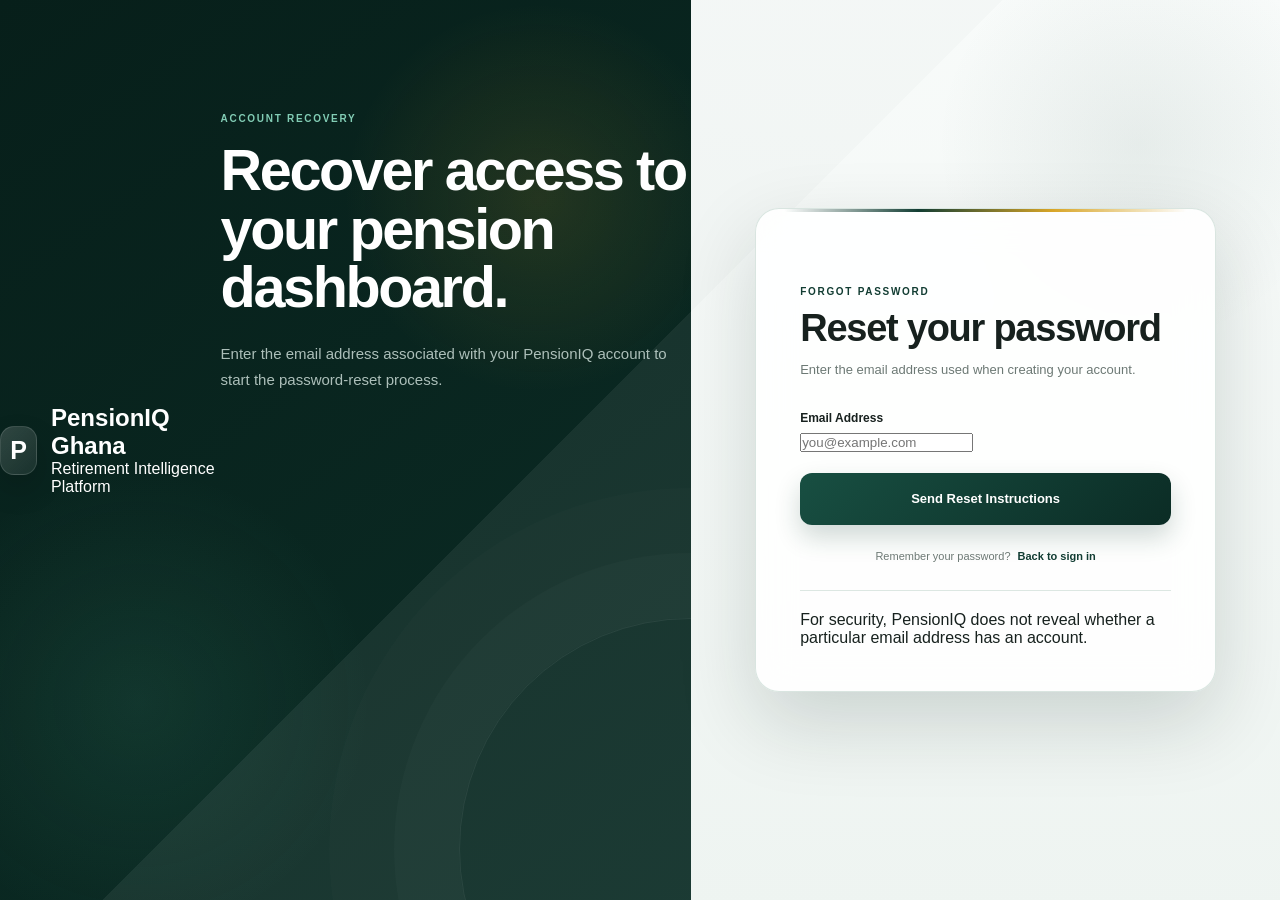
<file: frontend/forgot-password.html>
<!DOCTYPE html>
<html lang="en">

<head>

    <meta charset="UTF-8">

    <meta
        name="viewport"
        content="width=device-width, initial-scale=1.0"
    >

    <meta
        name="description"
        content="Recover your PensionIQ Ghana account."
    >

    <title>
        Forgot Password | PensionIQ Ghana
    </title>

    <link
        rel="stylesheet"
        href="auth.css"
    >

</head>


<body>

    <main class="auth-page">


        <!-- =========================================
             BRAND PANEL
        ========================================== -->

        <section class="auth-brand-panel">

            <div class="brand">

                <div class="brand-icon">
                    P
                </div>

                <div>

                    <h1>
                        PensionIQ Ghana
                    </h1>

                    <span>
                        Retirement Intelligence Platform
                    </span>

                </div>

            </div>


            <div class="brand-message">

                <span class="eyebrow">
                    ACCOUNT RECOVERY
                </span>

                <h2>
                    Recover access to your pension dashboard.
                </h2>

                <p>
                    Enter the email address associated
                    with your PensionIQ account to start
                    the password-reset process.
                </p>

            </div>

        </section>



        <!-- =========================================
             FORM PANEL
        ========================================== -->

        <section class="auth-form-panel">

            <div class="auth-container">

                <div class="auth-heading">

                    <span class="eyebrow">
                        FORGOT PASSWORD
                    </span>

                    <h2>
                        Reset your password
                    </h2>

                    <p>
                        Enter the email address used
                        when creating your account.
                    </p>

                </div>


                <!-- ERROR -->

                <div
                    id="forgot-error"
                    class="message error-message hidden"
                >
                </div>


                <!-- SUCCESS -->

                <div
                    id="forgot-success"
                    class="message success-message hidden"
                >
                </div>


                <!-- FORM -->

                <form id="forgot-password-form">

                    <div class="form-group">

                        <label for="email">
                            Email Address
                        </label>

                        <input
                            type="email"
                            id="email"
                            autocomplete="email"
                            placeholder="you@example.com"
                            required
                        >

                    </div>


                    <button
                        type="submit"
                        id="forgot-password-button"
                        class="primary-button"
                    >
                        Send Reset Instructions
                    </button>

                </form>


                <div class="auth-switch">

                    <span>
                        Remember your password?
                    </span>

                    <a href="login.html">
                        Back to sign in
                    </a>

                </div>


                <div class="auth-note">

                    For security, PensionIQ does not reveal
                    whether a particular email address
                    has an account.

                </div>

            </div>

        </section>

    </main>


    <script src="api-config.js"></script>
<script src="forgot-password.js"></script>

</body>

</html>
</file>
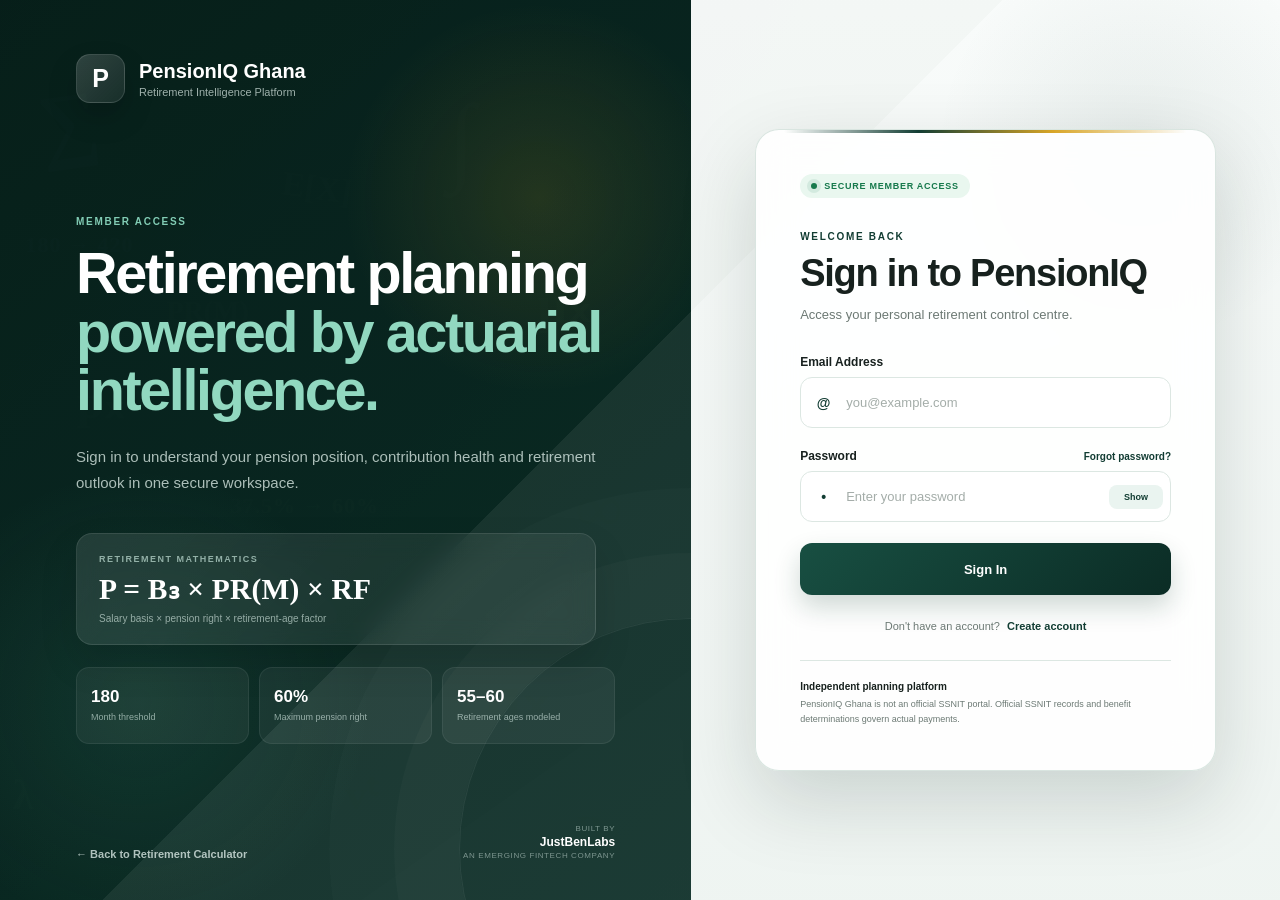
<file: frontend/login.html>
<!DOCTYPE html>
<html lang="en">

<head>
    <meta charset="UTF-8">

    <meta
        name="viewport"
        content="width=device-width, initial-scale=1.0"
    >

    <meta
        name="description"
        content="Secure member sign in for PensionIQ Ghana retirement intelligence."
    >

    <title>Login | PensionIQ Ghana</title>

    <link
        rel="stylesheet"
        href="auth.css"
    >
</head>

<body>

    <div
        class="math-background"
        aria-hidden="true"
    >
        <span class="math-symbol symbol-1">∑</span>
        <span class="math-symbol symbol-2">∫</span>
        <span class="math-symbol symbol-3">σ²</span>
        <span class="math-symbol symbol-4">qₓ</span>
        <span class="math-symbol symbol-5">pₓ</span>
        <span class="math-symbol symbol-6">μₓ</span>
        <span class="math-symbol symbol-7">E[X]</span>
        <span class="math-symbol symbol-8">vᵗ</span>
        <span class="math-symbol symbol-9">∞</span>
        <span class="math-symbol symbol-10">λ</span>
        <span class="math-symbol symbol-11">PR(M)</span>
        <span class="math-symbol symbol-12">(1+i)⁻ᵗ</span>
        <span class="math-symbol symbol-13">B₃</span>
        <span class="math-symbol symbol-14">37.5% → 60%</span>
        <span class="math-symbol symbol-15">180 → 420</span>
    </div>


    <main class="auth-page">

        <section class="auth-brand-panel">

            <div class="brand-panel-inner">

                <div class="brand">

                    <div class="brand-icon">
                        P
                    </div>

                    <div class="brand-copy">

                        <h1>
                            PensionIQ Ghana
                        </h1>

                        <span>
                            Retirement Intelligence Platform
                        </span>

                    </div>

                </div>


                <div class="brand-message">

                    <span class="eyebrow">
                        MEMBER ACCESS
                    </span>

                    <h2>
                        Retirement planning
                        <span>
                            powered by actuarial intelligence.
                        </span>
                    </h2>

                    <p>
                        Sign in to understand your pension position,
                        contribution health and retirement outlook
                        in one secure workspace.
                    </p>

                </div>


                <div
                    class="actuarial-formula-card"
                    aria-label="PensionIQ retirement formula"
                >

                    <span>
                        RETIREMENT MATHEMATICS
                    </span>

                    <strong>
                        P = B₃ × PR(M) × RF
                    </strong>

                    <small>
                        Salary basis × pension right × retirement-age factor
                    </small>

                </div>


                <div
                    class="model-facts"
                    aria-label="PensionIQ model highlights"
                >

                    <div>
                        <strong>180</strong>
                        <span>Month threshold</span>
                    </div>

                    <div>
                        <strong>60%</strong>
                        <span>Maximum pension right</span>
                    </div>

                    <div>
                        <strong>55–60</strong>
                        <span>Retirement ages modeled</span>
                    </div>

                </div>


                <div class="brand-panel-footer">

                    <a
                        href="index.html"
                        class="calculator-return-link"
                    >
                        ← Back to Retirement Calculator
                    </a>

                    <div class="company-credit">
                        <span>Built by</span>
                        <strong>JustBenLabs</strong>
                        <small>
                            An emerging fintech company
                        </small>
                    </div>

                </div>

            </div>

        </section>


        <section class="auth-form-panel">

            <div class="auth-container">

                <div class="secure-access-badge">
                    <span class="secure-dot"></span>
                    Secure member access
                </div>


                <div class="auth-heading">

                    <span class="eyebrow">
                        WELCOME BACK
                    </span>

                    <h2>
                        Sign in to PensionIQ
                    </h2>

                    <p>
                        Access your personal retirement control centre.
                    </p>

                </div>


                <div
                    id="login-error"
                    class="message error-message hidden"
                    role="alert"
                    aria-live="polite"
                >
                </div>


                <form id="login-form">

                    <div class="form-group">

                        <label for="email">
                            Email Address
                        </label>

                        <div class="field-shell">

                            <span
                                class="field-icon"
                                aria-hidden="true"
                            >
                                @
                            </span>

                            <input
                                type="email"
                                id="email"
                                autocomplete="email"
                                placeholder="you@example.com"
                                required
                            >

                        </div>

                    </div>


                    <div class="form-group">

                        <div class="label-row">

                            <label for="password">
                                Password
                            </label>

                            <a href="forgot-password.html">
                                Forgot password?
                            </a>

                        </div>

                        <div class="field-shell password-shell">

                            <span
                                class="field-icon"
                                aria-hidden="true"
                            >
                                •
                            </span>

                            <input
                                type="password"
                                id="password"
                                autocomplete="current-password"
                                placeholder="Enter your password"
                                required
                            >

                            <button
                                type="button"
                                id="password-toggle"
                                class="password-toggle"
                                aria-controls="password"
                                aria-label="Show password"
                                aria-pressed="false"
                            >
                                Show
                            </button>

                        </div>

                    </div>


                    <button
                        type="submit"
                        id="login-button"
                        class="primary-button"
                    >
                        <span id="login-button-label">
                            Sign In
                        </span>

                        <span
                            class="button-spinner"
                            aria-hidden="true"
                        ></span>
                    </button>

                </form>


                <div class="auth-switch">

                    <span>
                        Don't have an account?
                    </span>

                    <a href="register.html">
                        Create account
                    </a>

                </div>


                <div class="auth-note">

                    <strong>
                        Independent planning platform
                    </strong>

                    <p>
                        PensionIQ Ghana is not an official SSNIT portal.
                        Official SSNIT records and benefit determinations
                        govern actual payments.
                    </p>

                </div>

            </div>

        </section>

    </main>


    <script src="api-config.js"></script>
    <script src="login.js"></script>

</body>

</html>
</file>
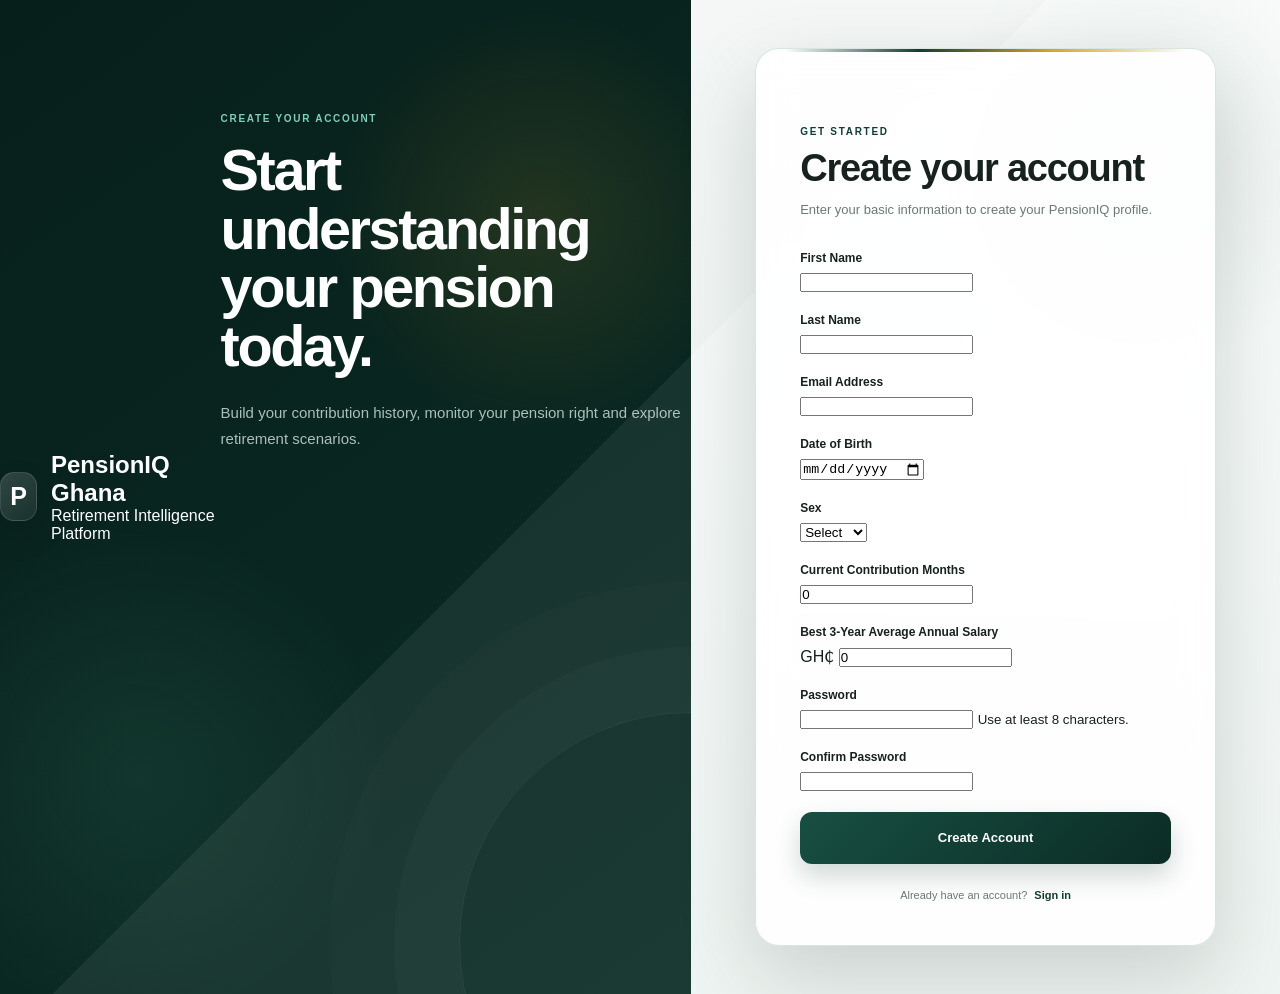
<file: frontend/register.html>
<!DOCTYPE html>
<html lang="en">

<head>
    <meta charset="UTF-8">

    <meta
        name="viewport"
        content="width=device-width, initial-scale=1.0"
    >

    <title>Create Account | PensionIQ Ghana</title>

    <link
        rel="stylesheet"
        href="auth.css"
    >
</head>


<body>

    <main class="auth-page">

        <section class="auth-brand-panel">

            <div class="brand">

                <div class="brand-icon">
                    P
                </div>

                <div>

                    <h1>
                        PensionIQ Ghana
                    </h1>

                    <span>
                        Retirement Intelligence Platform
                    </span>

                </div>

            </div>


            <div class="brand-message">

                <span class="eyebrow">
                    CREATE YOUR ACCOUNT
                </span>

                <h2>
                    Start understanding your pension today.
                </h2>

                <p>
                    Build your contribution history,
                    monitor your pension right and explore
                    retirement scenarios.
                </p>

            </div>

        </section>


        <section class="auth-form-panel">

            <div class="auth-container register-container">

                <div class="auth-heading">

                    <span class="eyebrow">
                        GET STARTED
                    </span>

                    <h2>
                        Create your account
                    </h2>

                    <p>
                        Enter your basic information to create
                        your PensionIQ profile.
                    </p>

                </div>


                <div
                    id="register-error"
                    class="message error-message hidden"
                >
                </div>


                <div
                    id="register-success"
                    class="message success-message hidden"
                >
                </div>


                <form
                    id="register-form"
                    class="register-form"
                >

                    <div class="form-group">

                        <label for="first-name">
                            First Name
                        </label>

                        <input
                            type="text"
                            id="first-name"
                            autocomplete="given-name"
                            required
                        >

                    </div>


                    <div class="form-group">

                        <label for="last-name">
                            Last Name
                        </label>

                        <input
                            type="text"
                            id="last-name"
                            autocomplete="family-name"
                            required
                        >

                    </div>


                    <div class="form-group">

                        <label for="email">
                            Email Address
                        </label>

                        <input
                            type="email"
                            id="email"
                            autocomplete="email"
                            required
                        >

                    </div>


                    <div class="form-group">

                        <label for="date-of-birth">
                            Date of Birth
                        </label>

                        <input
                            type="date"
                            id="date-of-birth"
                            required
                        >

                    </div>


                    <div class="form-group">

                        <label for="sex">
                            Sex
                        </label>

                        <select
                            id="sex"
                            required
                        >

                            <option value="">
                                Select
                            </option>

                            <option value="Male">
                                Male
                            </option>

                            <option value="Female">
                                Female
                            </option>

                        </select>

                    </div>


                    <div class="form-group">

                        <label for="contribution-months">
                            Current Contribution Months
                        </label>

                        <input
                            type="number"
                            id="contribution-months"
                            min="0"
                            value="0"
                            required
                        >

                    </div>


                    <div class="form-group full-width">

                        <label for="salary">
                            Best 3-Year Average Annual Salary
                        </label>

                        <div class="money-field">

                            <span>
    GH&#8373;
</span>

                            <input
                                type="number"
                                id="salary"
                                min="0"
                                step="0.01"
                                value="0"
                                required
                            >

                        </div>

                    </div>


                    <div class="form-group full-width">

                        <label for="password">
                            Password
                        </label>

                        <input
                            type="password"
                            id="password"
                            autocomplete="new-password"
                            minlength="8"
                            required
                        >

                        <small>
                            Use at least 8 characters.
                        </small>

                    </div>


                    <div class="form-group full-width">

                        <label for="confirm-password">
                            Confirm Password
                        </label>

                        <input
                            type="password"
                            id="confirm-password"
                            autocomplete="new-password"
                            minlength="8"
                            required
                        >

                    </div>


                    <button
                        type="submit"
                        id="register-button"
                        class="primary-button full-width"
                    >
                        Create Account
                    </button>

                </form>


                <div class="auth-switch">

                    <span>
                        Already have an account?
                    </span>

                    <a href="login.html">
                        Sign in
                    </a>

                </div>

            </div>

        </section>

    </main>


    <script src="api-config.js"></script>
<script src="register.js"></script>

</body>

</html>
</file>
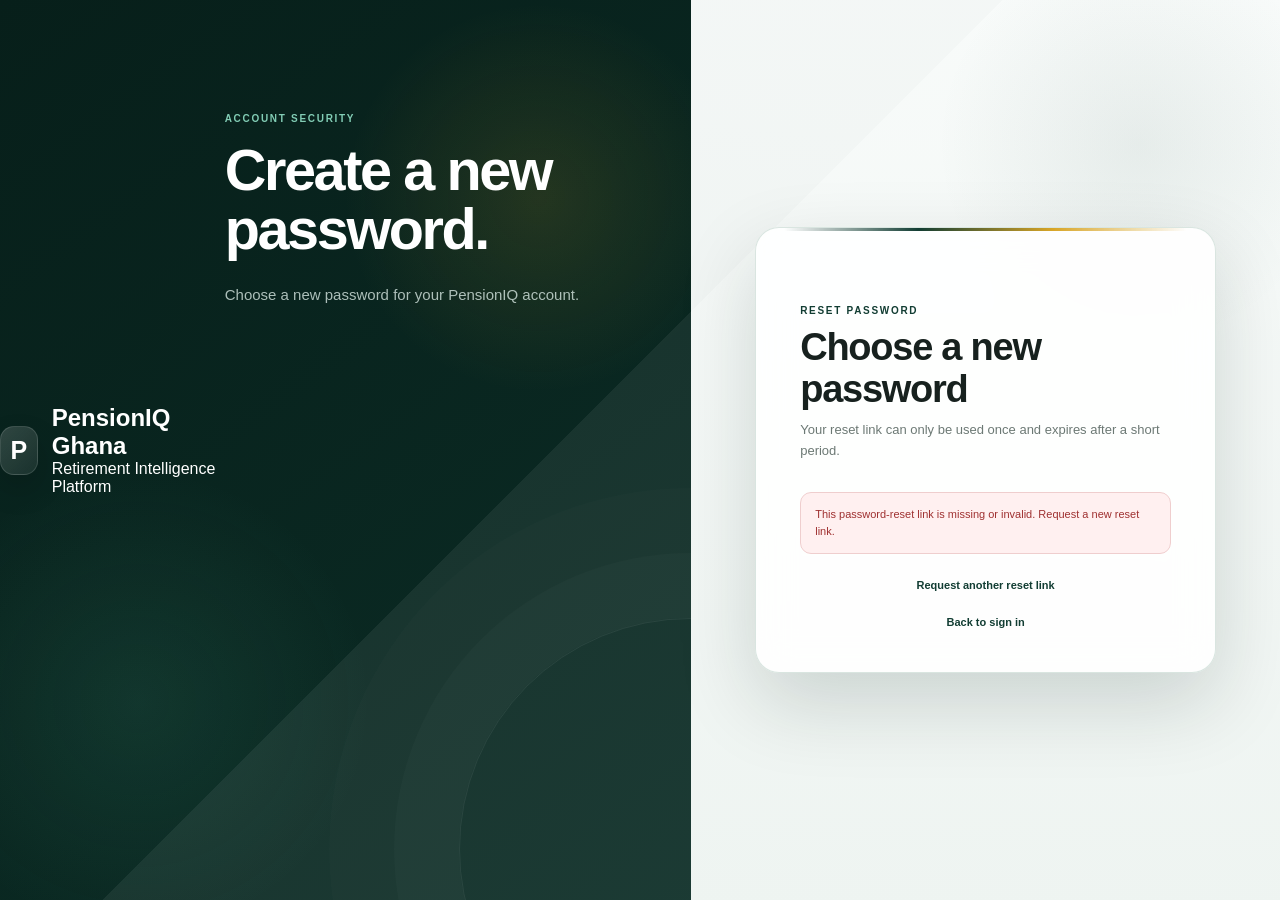
<file: frontend/reset-password.html>
<!DOCTYPE html>
<html lang="en">

<head>

    <meta charset="UTF-8">

    <meta
        name="viewport"
        content="width=device-width, initial-scale=1.0"
    >

    <meta
        name="description"
        content="Set a new PensionIQ Ghana password."
    >

    <title>
        Reset Password | PensionIQ Ghana
    </title>

    <link
        rel="stylesheet"
        href="auth.css"
    >

</head>


<body>

    <main class="auth-page">


        <!-- =========================================
             BRAND PANEL
        ========================================== -->

        <section class="auth-brand-panel">

            <div class="brand">

                <div class="brand-icon">
                    P
                </div>

                <div>

                    <h1>
                        PensionIQ Ghana
                    </h1>

                    <span>
                        Retirement Intelligence Platform
                    </span>

                </div>

            </div>


            <div class="brand-message">

                <span class="eyebrow">
                    ACCOUNT SECURITY
                </span>

                <h2>
                    Create a new password.
                </h2>

                <p>
                    Choose a new password for your
                    PensionIQ account.
                </p>

            </div>

        </section>



        <!-- =========================================
             FORM PANEL
        ========================================== -->

        <section class="auth-form-panel">

            <div class="auth-container">

                <div class="auth-heading">

                    <span class="eyebrow">
                        RESET PASSWORD
                    </span>

                    <h2>
                        Choose a new password
                    </h2>

                    <p>
                        Your reset link can only be
                        used once and expires after
                        a short period.
                    </p>

                </div>


                <!-- INVALID TOKEN -->

                <div
                    id="invalid-reset-link"
                    class="message error-message hidden"
                >
                    This password-reset link is missing
                    or invalid. Request a new reset link.
                </div>


                <!-- ERROR -->

                <div
                    id="reset-error"
                    class="message error-message hidden"
                >
                </div>


                <!-- SUCCESS -->

                <div
                    id="reset-success"
                    class="message success-message hidden"
                >
                </div>


                <!-- FORM -->

                <form id="reset-password-form">

                    <div class="form-group">

                        <label for="new-password">
                            New Password
                        </label>

                        <input
                            type="password"
                            id="new-password"
                            autocomplete="new-password"
                            minlength="8"
                            required
                        >

                        <small>
                            Use at least 8 characters.
                        </small>

                    </div>


                    <div class="form-group">

                        <label for="confirm-password">
                            Confirm New Password
                        </label>

                        <input
                            type="password"
                            id="confirm-password"
                            autocomplete="new-password"
                            minlength="8"
                            required
                        >

                    </div>


                    <button
                        type="submit"
                        id="reset-password-button"
                        class="primary-button"
                    >
                        Reset Password
                    </button>

                </form>


                <div class="auth-switch">

                    <a href="forgot-password.html">
                        Request another reset link
                    </a>

                </div>


                <div class="auth-switch">

                    <a href="login.html">
                        Back to sign in
                    </a>

                </div>

            </div>

        </section>

    </main>


    <script src="api-config.js"></script>
<script src="reset-password.js"></script>

</body>

</html>
</file>
<file: frontend/styles.css>
/* ==========================================================
   RESET
========================================================== */

* {
    margin: 0;
    padding: 0;
    box-sizing: border-box;
}


:root {

    --primary: #123d33;
    --primary-dark: #0b2c25;
    --primary-light: #edf4f1;

    --accent: #d8a527;
    --accent-light: #fbf2da;

    --background: #f4f7f6;
    --surface: #ffffff;
    --surface-soft: #f9fbfa;

    --text: #17211e;
    --muted: #68746f;

    --border: #dce5e1;

    --success: #16794c;
    --success-light: #e8f7ef;

    --danger: #a93434;
    --danger-light: #fceaea;

    --shadow:
        0 12px 32px rgba(15, 45, 37, 0.07);

    --radius-large: 18px;
    --radius-medium: 13px;
    --radius-small: 9px;
}


/* ==========================================================
   BODY
========================================================== */

html {
    scroll-behavior: smooth;
}


body {

    font-family:
        Inter,
        -apple-system,
        BlinkMacSystemFont,
        "Segoe UI",
        Roboto,
        Helvetica,
        Arial,
        sans-serif;

    background:
        linear-gradient(
            180deg,
            #f7faf9 0%,
            var(--background) 100%
        );

    color: var(--text);

    min-height: 100vh;

    line-height: 1.5;
}


/* ==========================================================
   HEADER
========================================================== */

.topbar {

    min-height: 82px;

    background:
        rgba(255, 255, 255, 0.96);

    border-bottom:
        1px solid var(--border);

    padding:
        0 7%;

    display: flex;

    align-items: center;

    justify-content: space-between;

    position: sticky;

    top: 0;

    z-index: 100;

    backdrop-filter:
        blur(14px);
}


.brand {

    display: flex;

    align-items: center;

    gap: 12px;
}


.brand-icon {

    width: 45px;

    height: 45px;

    border-radius: 12px;

    background:
        linear-gradient(
            135deg,
            var(--primary),
            var(--primary-dark)
        );

    color: white;

    display: flex;

    align-items: center;

    justify-content: center;

    font-size: 23px;

    font-weight: 800;

    box-shadow:
        0 7px 18px rgba(18, 61, 51, 0.18);
}


.brand-text h1 {

    font-size: 19px;

    line-height: 1.2;
}


.brand-text span {

    display: block;

    margin-top: 3px;

    color: var(--muted);

    font-size: 11px;
}


.status-badge {

    font-size: 12px;

    background:
        var(--success-light);

    color:
        var(--success);

    padding:
        8px 13px;

    border-radius:
        30px;

    display: flex;

    align-items: center;

    gap: 7px;

    font-weight: 650;
}


.status-dot {

    width: 7px;

    height: 7px;

    background:
        var(--success);

    border-radius: 50%;

    box-shadow:
        0 0 0 4px rgba(22, 121, 76, 0.1);
}


/* ==========================================================
   PAGE
========================================================== */

.page {

    width: 88%;

    max-width: 1180px;

    margin:
        0 auto;
}


/* ==========================================================
   HERO
========================================================== */

.hero {

    padding:
        68px 0 48px;
}


.hero-content {

    max-width: 760px;
}


.eyebrow,
.section-label {

    display: inline-block;

    color:
        var(--primary);

    font-size:
        11px;

    font-weight:
        800;

    letter-spacing:
        1.5px;

    text-transform:
        uppercase;
}


.hero h2 {

    max-width:
        720px;

    font-size:
        clamp(
            38px,
            5vw,
            56px
        );

    line-height:
        1.05;

    letter-spacing:
        -2px;

    margin-top:
        14px;

    margin-bottom:
        20px;
}


.hero h2 span {

    display:
        block;

    color:
        var(--primary);
}


.hero p {

    max-width:
        650px;

    color:
        var(--muted);

    font-size:
        17px;

    line-height:
        1.7;
}


/* ==========================================================
   CALCULATOR LAYOUT
========================================================== */

.calculator-layout {

    display:
        grid;

    grid-template-columns:
        minmax(0, 1.4fr)
        minmax(280px, 0.8fr);

    gap:
        28px;

    align-items:
        stretch;
}


/* ==========================================================
   COMMON CARDS
========================================================== */

.calculator-card,
.results-section,
.comparison-section {

    background:
        var(--surface);

    border:
        1px solid var(--border);

    border-radius:
        var(--radius-large);

    box-shadow:
        var(--shadow);
}


.calculator-card {

    padding:
        34px;
}


.section-heading,
.result-header {

    display:
        flex;

    align-items:
        flex-start;

    justify-content:
        space-between;

    gap:
        20px;

    margin-bottom:
        31px;
}


.section-heading h3,
.result-header h3 {

    margin-top:
        7px;

    font-size:
        24px;

    letter-spacing:
        -0.4px;
}


.step-badge {

    background:
        var(--primary-light);

    color:
        var(--primary);

    font-size:
        11px;

    font-weight:
        800;

    padding:
        7px 12px;

    border-radius:
        30px;

    white-space:
        nowrap;
}


/* ==========================================================
   FORM ELEMENTS
========================================================== */

.input-group {

    margin-bottom:
        22px;
}


.input-group label {

    display:
        block;

    font-size:
        14px;

    font-weight:
        700;

    margin-bottom:
        4px;
}


.helper-text {

    color:
        var(--muted);

    font-size:
        11px;

    line-height:
        1.5;

    margin-bottom:
        9px;
}


.input-group input,
.input-group select {

    width:
        100%;

    min-height:
        47px;

    border:
        1px solid var(--border);

    border-radius:
        10px;

    padding:
        12px 14px;

    font-family:
        inherit;

    font-size:
        14px;

    background:
        white;

    color:
        var(--text);

    transition:
        border-color 0.2s ease,
        box-shadow 0.2s ease,
        background 0.2s ease;
}


.input-group select {

    cursor:
        pointer;
}


.input-group input:hover,
.input-group select:hover {

    border-color:
        #bac8c2;
}


.input-group input:focus,
.input-group select:focus {

    outline:
        none;

    border-color:
        var(--primary);

    box-shadow:
        0 0 0 3px
        rgba(18, 61, 51, 0.08);
}


/* ==========================================================
   MONEY INPUT
========================================================== */

.money-input {

    position:
        relative;
}


.money-input > span {

    position:
        absolute;

    left:
        14px;

    top:
        50%;

    transform:
        translateY(-50%);

    font-size:
        13px;

    font-weight:
        800;

    color:
        var(--primary);

    pointer-events:
        none;
}


.money-input input {

    padding-left:
        56px;
}


/* ==========================================================
   PERCENTAGE INPUT
========================================================== */

.percentage-input {

    position:
        relative;
}


.percentage-input span {

    position:
        absolute;

    right:
        15px;

    top:
        50%;

    transform:
        translateY(-50%);

    color:
        var(--muted);

    font-weight:
        700;

    pointer-events:
        none;
}


.percentage-input input {

    padding-right:
        45px;
}


/* ==========================================================
   BUTTONS
========================================================== */

.primary-button {

    width:
        100%;

    min-height:
        50px;

    border:
        none;

    border-radius:
        10px;

    background:
        linear-gradient(
            135deg,
            var(--primary),
            var(--primary-dark)
        );

    color:
        white;

    font-family:
        inherit;

    font-size:
        14px;

    font-weight:
        800;

    cursor:
        pointer;

    transition:
        transform 0.2s ease,
        box-shadow 0.2s ease,
        opacity 0.2s ease;

    box-shadow:
        0 8px 18px
        rgba(18, 61, 51, 0.15);
}


.primary-button:hover {

    transform:
        translateY(-1px);

    box-shadow:
        0 11px 24px
        rgba(18, 61, 51, 0.21);
}


.primary-button:active {

    transform:
        translateY(0);
}


.primary-button:disabled {

    opacity:
        0.62;

    cursor:
        wait;

    transform:
        none;
}


.form-security {

    text-align:
        center;

    color:
        var(--muted);

    font-size:
        10px;

    margin-top:
        13px;
}


/* ==========================================================
   INFO PANEL
========================================================== */

.info-panel {

    padding:
        34px;

    border-radius:
        var(--radius-large);

    color:
        white;

    background:
        linear-gradient(
            145deg,
            var(--primary),
            var(--primary-dark)
        );

    box-shadow:
        0 15px 35px
        rgba(15, 45, 37, 0.16);
}


.info-panel .section-label {

    color:
        #b9d5cc;
}


.info-panel h3 {

    font-size:
        24px;

    line-height:
        1.35;

    letter-spacing:
        -0.3px;

    margin-top:
        8px;

    margin-bottom:
        31px;
}


.process-list {

    display:
        flex;

    flex-direction:
        column;

    gap:
        25px;
}


.process-item {

    display:
        flex;

    gap:
        15px;

    align-items:
        flex-start;
}


.process-number {

    min-width:
        32px;

    width:
        32px;

    height:
        32px;

    border-radius:
        50%;

    background:
        rgba(255, 255, 255, 0.11);

    border:
        1px solid
        rgba(255, 255, 255, 0.12);

    display:
        flex;

    align-items:
        center;

    justify-content:
        center;

    font-size:
        12px;

    font-weight:
        800;
}


.process-item strong {

    font-size:
        13px;
}


.process-item p {

    color:
        #c6d7d2;

    font-size:
        12px;

    line-height:
        1.55;

    margin-top:
        5px;
}


.important-note {

    margin-top:
        34px;

    padding:
        18px;

    background:
        rgba(255, 255, 255, 0.08);

    border:
        1px solid
        rgba(255, 255, 255, 0.08);

    border-radius:
        12px;
}


.important-note strong {

    font-size:
        12px;
}


.important-note p {

    color:
        #ceddd9;

    font-size:
        11px;

    line-height:
        1.6;

    margin-top:
        7px;
}


/* ==========================================================
   ERROR MESSAGE
========================================================== */

.error-box {

    margin-top:
        25px;

    background:
        var(--danger-light);

    color:
        var(--danger);

    border:
        1px solid
        #f2cccc;

    border-radius:
        11px;

    padding:
        16px 18px;

    font-size:
        13px;
}


/* ==========================================================
   BASIC RESULTS
========================================================== */

.results-section {

    margin-top:
        30px;

    padding:
        34px;
}


.eligible-badge {

    background:
        var(--success-light);

    color:
        var(--success);

    padding:
        8px 13px;

    border-radius:
        30px;

    font-size:
        11px;

    font-weight:
        800;
}


.pension-highlight {

    padding:
        31px;

    border-radius:
        15px;

    margin-bottom:
        24px;

    color:
        white;

    background:
        linear-gradient(
            135deg,
            var(--primary),
            var(--primary-dark)
        );

    position:
        relative;

    overflow:
        hidden;
}


.pension-highlight::after {

    content:
        "";

    position:
        absolute;

    width:
        180px;

    height:
        180px;

    right:
        -70px;

    top:
        -75px;

    border-radius:
        50%;

    background:
        rgba(255, 255, 255, 0.04);
}


.pension-highlight p {

    color:
        #c5d7d1;

    font-size:
        12px;
}


.pension-highlight h2 {

    font-size:
        42px;

    line-height:
        1.1;

    letter-spacing:
        -1px;

    margin:
        8px 0;
}


.pension-highlight span {

    color:
        #b7ccc5;

    font-size:
        11px;
}


/* ==========================================================
   RESULT GRID
========================================================== */

.result-grid {

    display:
        grid;

    grid-template-columns:
        repeat(3, 1fr);

    gap:
        12px;
}


.result-item {

    min-height:
        89px;

    border:
        1px solid var(--border);

    border-radius:
        11px;

    padding:
        16px;

    display:
        flex;

    flex-direction:
        column;

    justify-content:
        center;

    gap:
        7px;

    background:
        var(--surface-soft);
}


.result-item span {

    color:
        var(--muted);

    font-size:
        10px;

    font-weight:
        700;

    letter-spacing:
        0.6px;

    text-transform:
        uppercase;
}


.result-item strong {

    font-size:
        14px;
}


/* ==========================================================
   CONTRIBUTION PROGRESS
========================================================== */

.contribution-progress-card {

    margin-top:
        25px;

    border:
        1px solid var(--border);

    border-radius:
        14px;

    padding:
        23px;

    background:
        var(--surface-soft);
}


.progress-heading {

    display:
        flex;

    justify-content:
        space-between;

    align-items:
        flex-start;

    gap:
        20px;

    margin-bottom:
        24px;
}


.progress-title {

    display:
        block;

    font-size:
        14px;

    font-weight:
        800;
}


.progress-heading p {

    max-width:
        600px;

    color:
        var(--muted);

    font-size:
        11px;

    line-height:
        1.5;

    margin-top:
        5px;
}


.progress-heading > strong {

    color:
        var(--primary);

    font-size:
        22px;
}


.progress-labels {

    display:
        flex;

    justify-content:
        space-between;

    margin-bottom:
        9px;

    font-size:
        11px;

    font-weight:
        700;
}


.progress-labels span {

    display:
        flex;

    flex-direction:
        column;

    gap:
        2px;
}


.progress-labels span:last-child {

    text-align:
        right;
}


.progress-labels small {

    color:
        var(--muted);

    font-weight:
        400;
}


.progress-track {

    width:
        100%;

    height:
        11px;

    background:
        #e1e9e5;

    border-radius:
        30px;

    overflow:
        hidden;
}


.progress-bar {

    width:
        0%;

    height:
        100%;

    border-radius:
        30px;

    background:
        linear-gradient(
            90deg,
            var(--primary),
            #347768
        );

    transition:
        width 0.75s ease;
}


.progress-member-position {

    margin-top:
        14px;

    display:
        flex;

    justify-content:
        space-between;

    align-items:
        center;

    gap:
        20px;
}


.progress-member-position strong {

    color:
        var(--primary);

    font-size:
        12px;
}


.progress-member-position span {

    color:
        var(--muted);

    font-size:
        11px;

    text-align:
        right;
}


/* ==========================================================
   DISCLAIMER
========================================================== */

.disclaimer {

    margin-top:
        25px;

    padding:
        17px;

    background:
        #f5f8f7;

    border-radius:
        11px;
}


.disclaimer strong {

    font-size:
        12px;
}


.disclaimer p {

    color:
        var(--muted);

    font-size:
        11px;

    line-height:
        1.6;

    margin-top:
        5px;
}


/* ==========================================================
   RETIREMENT COMPARISON SECTION
========================================================== */

.comparison-section {

    margin-top:
        32px;

    padding:
        34px;
}


.comparison-header h3 {

    margin-top:
        7px;

    font-size:
        26px;

    letter-spacing:
        -0.5px;
}


.comparison-header > div > p:last-child {

    color:
        var(--muted);

    margin-top:
        7px;

    font-size:
        13px;
}


.comparison-form {

    margin-top:
        30px;

    display:
        grid;

    grid-template-columns:
        repeat(2, minmax(0, 1fr));

    gap:
        17px 20px;

    align-items:
        end;

    padding:
        25px;

    background:
        var(--surface-soft);

    border:
        1px solid var(--border);

    border-radius:
        14px;
}


.comparison-form .input-group {

    margin-bottom:
        0;
}


.comparison-button {

    grid-column:
        1 / -1;

    margin-top:
        4px;
}


.comparison-results {

    margin-top:
        30px;
}


/* ==========================================================
   SHARED ANALYSIS CARD
========================================================== */

.comparison-chart-card,
.breakeven-card,
.pv-card,
.epv-card,
.detailed-comparison-card {

    padding:
        24px;

    margin-bottom:
        25px;

    border:
        1px solid var(--border);

    border-radius:
        14px;

    background:
        var(--surface-soft);
}


.chart-heading,
.breakeven-heading,
.pv-heading,
.epv-heading {

    margin-bottom:
        22px;
}


.chart-heading p,
.breakeven-heading p,
.pv-heading p,
.epv-heading p {

    color:
        var(--muted);

    font-size:
        11px;

    line-height:
        1.55;

    margin-top:
        5px;
}


/* ==========================================================
   MONTHLY PENSION CHART
========================================================== */

.retirement-chart {

    display:
        flex;

    flex-direction:
        column;

    gap:
        15px;
}


.chart-row {

    display:
        grid;

    grid-template-columns:
        60px 1fr 125px;

    gap:
        14px;

    align-items:
        center;
}


.chart-age {

    font-size:
        12px;

    font-weight:
        800;
}


.chart-track {

    width:
        100%;

    height:
        23px;

    background:
        #e2e9e6;

    border-radius:
        30px;

    overflow:
        hidden;
}


.chart-bar {

    width:
        0;

    height:
        100%;

    border-radius:
        30px;

    background:
        linear-gradient(
            90deg,
            var(--primary),
            #347768
        );

    transition:
        width 0.8s ease;
}


.chart-row.age-60 .chart-bar {

    background:
        linear-gradient(
            90deg,
            #c8971d,
            var(--accent)
        );
}


.chart-amount {

    color:
        var(--primary);

    text-align:
        right;

    font-size:
        12px;

    font-weight:
        800;
}


.chart-row.age-60 .chart-amount {

    color:
        #896716;
}


/* ==========================================================
   BREAK EVEN
========================================================== */

.breakeven-grid {

    display:
        grid;

    grid-template-columns:
        repeat(5, minmax(0, 1fr));

    gap:
        11px;
}


.breakeven-item {

    padding:
        15px;

    border:
        1px solid var(--border);

    border-radius:
        11px;

    background:
        white;
}


.breakeven-item span {

    display:
        block;

    color:
        var(--muted);

    font-size:
        10px;

    margin-bottom:
        7px;
}


.breakeven-item strong {

    display:
        block;

    color:
        var(--primary);

    font-size:
        17px;

    margin-bottom:
        5px;
}


.breakeven-item small {

    display:
        block;

    color:
        var(--muted);

    font-size:
        9px;

    line-height:
        1.45;
}


/* ==========================================================
   ANALYSIS NOTE
========================================================== */

.analysis-note,
.comparison-assumption {

    margin-top:
        20px;

    padding:
        16px;

    background:
        #f1f5f3;

    border-radius:
        10px;
}


.analysis-note strong,
.comparison-assumption strong {

    font-size:
        11px;
}


.analysis-note p,
.comparison-assumption p {

    color:
        var(--muted);

    font-size:
        10px;

    line-height:
        1.65;

    margin-top:
        5px;
}


/* ==========================================================
   PRESENT VALUE
========================================================== */

.pv-grid {

    display:
        grid;

    grid-template-columns:
        repeat(3, minmax(0, 1fr));

    gap:
        12px;
}


.pv-item {

    border:
        1px solid var(--border);

    border-radius:
        11px;

    background:
        white;

    padding:
        16px;
}


.pv-item span {

    display:
        block;

    color:
        var(--muted);

    font-size:
        10px;

    margin-bottom:
        7px;
}


.pv-item strong {

    display:
        block;

    color:
        var(--primary);

    font-size:
        17px;
}


.pv-item small {

    display:
        block;

    color:
        var(--muted);

    font-size:
        9px;

    line-height:
        1.5;

    margin-top:
        6px;
}


/* ==========================================================
   MORTALITY EPV
========================================================== */

.epv-card {

    background:
        linear-gradient(
            180deg,
            #fbfdfc 0%,
            #f6faf8 100%
        );

    border-color:
        #cbdcd5;
}


.epv-summary {

    margin-bottom:
        24px;

    padding:
        21px;

    border-radius:
        13px;

    color:
        white;

    background:
        linear-gradient(
            135deg,
            var(--primary),
            var(--primary-dark)
        );

    position:
        relative;

    overflow:
        hidden;
}


.epv-summary::after {

    content:
        "";

    position:
        absolute;

    width:
        140px;

    height:
        140px;

    right:
        -55px;

    bottom:
        -65px;

    border-radius:
        50%;

    background:
        rgba(255, 255, 255, 0.05);
}


.epv-summary span {

    display:
        block;

    color:
        #c7d8d2;

    font-size:
        10px;

    margin-bottom:
        6px;
}


.epv-summary strong {

    display:
        block;

    font-size:
        24px;

    letter-spacing:
        -0.4px;
}


.epv-summary p {

    max-width:
        550px;

    color:
        #c6d7d1;

    font-size:
        10px;

    line-height:
        1.5;

    margin-top:
        6px;
}


/* ==========================================================
   EPV CHART
========================================================== */

.epv-chart {

    display:
        flex;

    flex-direction:
        column;

    gap:
        15px;

    margin-bottom:
        28px;
}


.epv-chart-row {

    display:
        grid;

    grid-template-columns:
        60px 1fr 130px;

    gap:
        14px;

    align-items:
        center;
}


.epv-chart-age {

    font-size:
        12px;

    font-weight:
        800;
}


.epv-chart-track {

    width:
        100%;

    height:
        23px;

    background:
        #e2e9e6;

    border-radius:
        30px;

    overflow:
        hidden;
}


.epv-chart-bar {

    height:
        100%;

    width:
        0;

    border-radius:
        30px;

    background:
        linear-gradient(
            90deg,
            var(--primary),
            #3b826f
        );

    transition:
        width 0.8s ease;
}


.epv-chart-value {

    color:
        var(--primary);

    text-align:
        right;

    font-size:
        12px;

    font-weight:
        800;
}


.epv-table-wrapper,
.comparison-table-wrapper {

    width:
        100%;

    overflow-x:
        auto;
}


/* ==========================================================
   TABLES
========================================================== */

.comparison-table {

    width:
        100%;

    min-width:
        600px;

    border-collapse:
        collapse;
}


.comparison-table th {

    padding:
        12px 13px;

    border-bottom:
        1px solid var(--border);

    color:
        var(--muted);

    text-align:
        left;

    text-transform:
        uppercase;

    letter-spacing:
        0.55px;

    font-size:
        9px;

    font-weight:
        800;

    white-space:
        nowrap;
}


.comparison-table td {

    padding:
        15px 13px;

    border-bottom:
        1px solid var(--border);

    font-size:
        12px;

    vertical-align:
        middle;
}


.comparison-table tbody tr {

    transition:
        background 0.15s ease;
}


.comparison-table tbody tr:hover {

    background:
        #f4f8f6;
}


.comparison-table td:nth-child(4) {

    color:
        var(--primary);

    font-weight:
        750;
}


.recommended-tag {

    display:
        inline-block;

    padding:
        5px 8px;

    background:
        var(--success-light);

    color:
        var(--success);

    border-radius:
        20px;

    font-size:
        9px;

    font-weight:
        800;

    white-space:
        nowrap;
}


/* ==========================================================
   MORTALITY NOTE
========================================================== */

.mortality-note {

    border-left:
        3px solid var(--primary);
}


/* ==========================================================
   FOOTER
========================================================== */

footer {

    padding:
        52px 0 46px;

    text-align:
        center;

    color:
        var(--muted);
}


.footer-brand {

    color:
        var(--text);

    font-size:
        14px;

    font-weight:
        800;

    margin-bottom:
        4px;
}


footer p {

    font-size:
        11px;
}


footer small {

    display:
        block;

    max-width:
        600px;

    margin:
        8px auto 0;

    font-size:
        9px;

    line-height:
        1.5;
}


/* ==========================================================
   UTILITY
========================================================== */

.hidden {

    display:
        none !important;
}


/* ==========================================================
   TABLET
========================================================== */

@media (
    max-width: 900px
) {

    .topbar {

        padding:
            0 5%;
    }


    .page {

        width:
            91%;
    }


    .calculator-layout {

        grid-template-columns:
            1fr;
    }


    .info-panel {

        min-height:
            auto;
    }


    .result-grid {

        grid-template-columns:
            repeat(2, 1fr);
    }


    .breakeven-grid {

        grid-template-columns:
            repeat(2, 1fr);
    }


    .pv-grid {

        grid-template-columns:
            repeat(2, 1fr);
    }

}


/* ==========================================================
   MOBILE
========================================================== */

@media (
    max-width: 600px
) {

    .topbar {

        min-height:
            72px;

        padding:
            0 4%;
    }


    .brand-icon {

        width:
            39px;

        height:
            39px;

        font-size:
            19px;
    }


    .brand-text h1 {

        font-size:
            16px;
    }


    .brand-text span {

        font-size:
            9px;
    }


    .status-badge {

        display:
            none;
    }


    .page {

        width:
            93%;
    }


    .hero {

        padding:
            42px 0 33px;
    }


    .hero h2 {

        font-size:
            36px;

        letter-spacing:
            -1.3px;
    }


    .hero p {

        font-size:
            14px;
    }


    .calculator-card,
    .info-panel,
    .results-section,
    .comparison-section {

        padding:
            22px;

        border-radius:
            14px;
    }


    .section-heading h3,
    .result-header h3,
    .comparison-header h3 {

        font-size:
            21px;
    }


    .result-grid {

        grid-template-columns:
            1fr;
    }


    .pension-highlight {

        padding:
            24px;
    }


    .pension-highlight h2 {

        font-size:
            34px;
    }


    .progress-heading {

        flex-direction:
            column;
    }


    .progress-member-position {

        flex-direction:
            column;

        align-items:
            flex-start;
    }


    .progress-member-position span {

        text-align:
            left;
    }


    .comparison-form {

        grid-template-columns:
            1fr;

        padding:
            18px;
    }


    .comparison-button {

        grid-column:
            auto;
    }


    .comparison-chart-card,
    .breakeven-card,
    .pv-card,
    .epv-card,
    .detailed-comparison-card {

        padding:
            18px;
    }


    .chart-row {

        grid-template-columns:
            48px 1fr;
    }


    .chart-amount {

        grid-column:
            2;

        text-align:
            left;

        font-size:
            11px;
    }


    .breakeven-grid {

        grid-template-columns:
            1fr;
    }


    .pv-grid {

        grid-template-columns:
            1fr;
    }


    .epv-chart-row {

        grid-template-columns:
            48px 1fr;
    }


    .epv-chart-value {

        grid-column:
            2;

        text-align:
            left;

        font-size:
            11px;
    }


    .epv-summary strong {

        font-size:
            21px;
    }


    footer {

        padding:
            40px 0;
    }

}


/* ==========================================================
   VERY SMALL SCREENS
========================================================== */

@media (
    max-width: 380px
) {

    .hero h2 {

        font-size:
            31px;
    }


    .calculator-card,
    .info-panel,
    .results-section,
    .comparison-section {

        padding:
            18px;
    }


    .pension-highlight h2 {

        font-size:
            29px;
    }

}
/* ==========================================================
   CALCULATION TRANSPARENCY
========================================================== */

.calculation-breakdown {
    margin-top: 28px;
    padding: 28px;
    border: 1px solid #e5e7eb;
    border-radius: 18px;
    background: #ffffff;
}


.calculation-breakdown-header {
    margin-bottom: 24px;
}


.calculation-breakdown-header h4 {
    margin: 6px 0 8px;
    font-size: 1.25rem;
}


.calculation-breakdown-header p {
    margin: 0;
    line-height: 1.6;
}


.calculation-breakdown-grid {
    display: grid;
    grid-template-columns:
        repeat(
            2,
            minmax(0, 1fr)
        );
    gap: 14px;
}


.calculation-detail {
    padding: 16px;
    border: 1px solid #e5e7eb;
    border-radius: 12px;
}


.calculation-detail span {
    display: block;
    margin-bottom: 7px;
    font-size: 0.85rem;
}


.calculation-detail strong {
    display: block;
    font-size: 1.05rem;
}


.calculation-equation {
    margin-top: 20px;
    padding: 20px;
    border-radius: 14px;
    background: #f8fafc;
}


.calculation-equation-label {
    display: block;
    margin-bottom: 10px;
    font-size: 0.85rem;
    font-weight: 600;
}


.calculation-formula {
    padding: 16px;
    border-radius: 10px;
    background: #ffffff;
    font-size: 1.05rem;
    font-weight: 700;
    line-height: 1.6;
    word-break: break-word;
}


.calculation-answer {
    display: flex;
    justify-content: space-between;
    align-items: center;
    gap: 16px;
    margin-top: 16px;
    padding-top: 16px;
    border-top: 1px solid #e5e7eb;
}


.calculation-answer span {
    font-size: 0.9rem;
}


.calculation-answer strong {
    font-size: 1.25rem;
}


.calculation-note {
    margin-top: 18px;
    padding-top: 18px;
    border-top: 1px solid #e5e7eb;
}


.calculation-note p {
    margin: 6px 0 0;
    line-height: 1.6;
    font-size: 0.88rem;
}


@media (
    max-width: 700px
) {

    .calculation-breakdown-grid {
        grid-template-columns: 1fr;
    }


    .calculation-breakdown {
        padding: 20px;
    }


    .calculation-answer {
        align-items: flex-start;
        flex-direction: column;
    }

}

.retirement-factor-explanation {
    margin-top: 14px;
    padding: 14px 16px;
    border-radius: 10px;
    background: #f1f5f9;
    font-size: 0.9rem;
    line-height: 1.6;
}
/* ==========================================================
   PENSION RIGHT EXPLANATION
========================================================== */

.pension-right-explanation {
    margin-top: 20px;
    padding: 20px;
    border: 1px solid #e5e7eb;
    border-radius: 14px;
    background: #f8fafc;
}


.pension-right-explanation-header {
    margin-bottom: 8px;
}


.pension-right-explanation p {
    margin: 0;
    line-height: 1.65;
}


.pension-right-formula {
    margin-top: 14px;
    padding: 14px 16px;
    border-radius: 10px;
    background: #ffffff;
    font-weight: 700;
    line-height: 1.6;
}

.auth-pending body {
    visibility: hidden;
}
/* ==========================================================
   PENSIONIQ DESIGN SYSTEM V1
   RETIREMENT CALCULATOR REFRESH
========================================================== */

:root {
    --primary: #0f766e;
    --primary-dark: #0b3b4a;
    --primary-hover: #0b5f59;

    --navy: #0b1f33;
    --navy-soft: #12354a;
    --navy-light: #1b485d;

    --teal-soft: #edf8f6;
    --blue-soft: #eef4fa;
    --gold-soft: #fff7df;
    --green-soft: #edf8f1;

    --accent: #d4a72c;

    --background: #f2f6fa;

    --surface: #ffffff;
    --surface-soft: #f8fafc;

    --text: #172538;
    --muted: #68788b;

    --border: #d9e3ec;

    --success: #15803d;
    --success-light: #eaf8ef;

    --danger: #b42318;
    --danger-light: #fff0ee;

    --warning: #a16207;
    --warning-light: #fff7df;

    --shadow-soft:
        0 8px 24px
        rgba(11, 31, 51, 0.06);

    --shadow-card:
        0 14px 38px
        rgba(11, 31, 51, 0.09);

    --shadow-dark:
        0 18px 42px
        rgba(11, 31, 51, 0.18);

    --radius-large: 22px;
    --radius-medium: 15px;
    --radius-small: 11px;
}


/* ==========================================================
   GLOBAL PAGE
========================================================== */

body {
    background:
        radial-gradient(
            circle at top right,
            rgba(15, 118, 110, 0.08),
            transparent 28%
        ),
        linear-gradient(
            180deg,
            #f9fbfd 0%,
            var(--background) 100%
        );

    color: var(--text);

    font-family:
        Inter,
        "Segoe UI",
        system-ui,
        -apple-system,
        BlinkMacSystemFont,
        sans-serif;
}


.page {
    width:
        min(
            92%,
            1220px
        );

    max-width: none;
}


/* ==========================================================
   TOPBAR
========================================================== */

.topbar {
    min-height: 82px;

    padding:
        0
        clamp(20px, 5vw, 72px);

    background:
        linear-gradient(
            135deg,
            var(--navy),
            var(--navy-soft)
        );

    border-bottom: none;

    box-shadow:
        0 8px 28px
        rgba(4, 20, 34, 0.16);

    backdrop-filter: none;
}


.brand-icon {
    width: 46px;
    height: 46px;

    border-radius: 14px;

    background:
        linear-gradient(
            135deg,
            #22b8a7,
            var(--primary)
        );

    box-shadow:
        0 8px 20px
        rgba(15, 118, 110, 0.28);
}


.brand-text h1 {
    color: #ffffff;

    font-size: 19px;

    letter-spacing: -0.025em;
}


.brand-text span {
    color:
        rgba(
            255,
            255,
            255,
            0.65
        );
}


.status-badge {
    background:
        rgba(
            255,
            255,
            255,
            0.09
        );

    color: #dffaf2;

    border:
        1px solid
        rgba(
            255,
            255,
            255,
            0.15
        );

    padding:
        9px
        14px;
}


.status-dot {
    background: #48d597;

    box-shadow:
        0 0 0 4px
        rgba(72, 213, 151, 0.14);
}


/* ==========================================================
   HERO
========================================================== */

.hero {
    padding:
        66px
        0
        46px;
}


.hero-content {
    max-width: 820px;
}


.hero h2 {
    color: var(--navy);

    font-size:
        clamp(
            40px,
            5vw,
            58px
        );

    line-height: 1.02;

    letter-spacing: -0.045em;
}


.hero h2 span {
    color: var(--primary);
}


.hero p {
    margin-top: 20px;

    max-width: 690px;

    color: var(--muted);

    font-size: 16px;

    line-height: 1.75;
}


.eyebrow,
.section-label {
    color: var(--primary);

    font-size: 10px;

    letter-spacing: 1.7px;

    font-weight: 800;
}


/* ==========================================================
   CALCULATOR LAYOUT
========================================================== */

.calculator-layout {
    gap: 24px;

    align-items: stretch;
}


/* ==========================================================
   MAIN CALCULATOR CARD
========================================================== */

.calculator-card {
    padding:
        clamp(
            24px,
            3vw,
            34px
        );

    background:
        rgba(
            255,
            255,
            255,
            0.96
        );

    border:
        1px solid
        var(--border);

    border-radius: var(--radius-large);

    box-shadow: var(--shadow-card);
}


.section-heading h3 {
    color: var(--navy);

    font-size: 23px;

    letter-spacing: -0.025em;
}


.step-badge {
    background: var(--teal-soft);

    color: var(--primary);

    border:
        1px solid
        #cfe9e5;

    border-radius: 999px;

    font-weight: 750;
}


/* ==========================================================
   FORM INPUTS
========================================================== */

.input-group label {
    color: #26364a;

    font-weight: 750;
}


.helper-text {
    color: var(--muted);
}


.input-group input,
.input-group select,
.money-input,
.percentage-input {
    border-color: var(--border);

    background: #f9fbfc;

    border-radius: 11px;

    transition:
        border-color 0.18s ease,
        background 0.18s ease,
        box-shadow 0.18s ease;
}


.input-group input:hover,
.input-group select:hover {
    border-color: #b9c8d5;
}


.input-group input:focus,
.input-group select:focus,
.money-input:focus-within,
.percentage-input:focus-within {
    outline: none;

    border-color: var(--primary);

    background: #ffffff;

    box-shadow:
        0 0 0 4px
        rgba(15, 118, 110, 0.10);
}


.money-input span,
.percentage-input span {
    color: var(--muted);

    font-weight: 700;
}


/* ==========================================================
   PRIMARY BUTTON
========================================================== */

.primary-button {
    border: none;

    border-radius: 12px;

    background:
        linear-gradient(
            135deg,
            var(--primary),
            var(--primary-hover)
        );

    color: #ffffff;

    font-family: inherit;

    font-weight: 750;

    box-shadow:
        0 8px 20px
        rgba(15, 118, 110, 0.22);

    transition:
        transform 0.18s ease,
        box-shadow 0.18s ease;
}


.primary-button:hover {
    transform:
        translateY(-1px);

    box-shadow:
        0 12px 26px
        rgba(15, 118, 110, 0.29);
}


.primary-button:active {
    transform: translateY(0);
}


.form-security {
    color: var(--muted);
}


/* ==========================================================
   HOW IT WORKS PANEL
========================================================== */

.info-panel {
    position: relative;

    overflow: hidden;

    padding:
        clamp(
            26px,
            3vw,
            34px
        );

    background:
        linear-gradient(
            145deg,
            var(--navy),
            #104b57
        );

    border: none;

    border-radius: var(--radius-large);

    color: #ffffff;

    box-shadow: var(--shadow-dark);
}


.info-panel::before {
    content: "";

    position: absolute;

    width: 240px;
    height: 240px;

    right: -110px;
    top: -110px;

    border-radius: 50%;

    background:
        rgba(
            255,
            255,
            255,
            0.055
        );

    pointer-events: none;
}


.info-panel .section-label {
    color: #70d8cb;
}


.info-panel h3 {
    position: relative;

    color: #ffffff;

    line-height: 1.35;
}


.process-list {
    position: relative;
}


.process-item strong {
    color: #ffffff;
}


.process-item p {
    color:
        rgba(
            255,
            255,
            255,
            0.68
        );
}


.process-number {
    background:
        rgba(
            34,
            184,
            167,
            0.16
        );

    border:
        1px solid
        rgba(
            99,
            226,
            210,
            0.25
        );

    color: #89e5da;
}


.important-note {
    background:
        rgba(
            255,
            255,
            255,
            0.07
        );

    border:
        1px solid
        rgba(
            255,
            255,
            255,
            0.11
        );

    color:
        rgba(
            255,
            255,
            255,
            0.76
        );

    border-radius: 13px;
}


/* ==========================================================
   BASIC RESULT SECTION
========================================================== */

.results-section {
    margin-top: 30px;

    padding:
        clamp(
            25px,
            3vw,
            36px
        );

    background:
        linear-gradient(
            145deg,
            #ffffff,
            #f8fbfd
        );

    border:
        1px solid
        var(--border);

    border-radius: var(--radius-large);

    box-shadow: var(--shadow-card);
}


.result-header h3 {
    color: var(--navy);

    letter-spacing: -0.025em;
}


.eligible-badge {
    border-radius: 999px;

    background: var(--success-light);

    color: var(--success);

    border:
        1px solid
        #c9ead5;
}


/* ==========================================================
   PENSION RESULT HIGHLIGHT
========================================================== */

.pension-highlight {
    margin-top: 24px;

    padding:
        28px;

    border-radius: 18px;

    background:
        linear-gradient(
            135deg,
            var(--navy),
            #0f565c
        );

    color: #ffffff;

    box-shadow:
        0 14px 32px
        rgba(11, 31, 51, 0.15);
}


.pension-highlight p {
    color:
        rgba(
            255,
            255,
            255,
            0.7
        );
}


.pension-highlight strong {
    color: #ffffff;
}


/* ==========================================================
   RESULT GRID
========================================================== */

.result-grid {
    gap: 14px;

    margin-top: 20px;
}


.result-item {
    padding: 18px;

    background: #ffffff;

    border:
        1px solid
        var(--border);

    border-radius: 14px;

    box-shadow:
        0 4px 12px
        rgba(11, 31, 51, 0.035);
}


.result-item:nth-child(2n) {
    background: var(--teal-soft);
}


.result-item:nth-child(3n) {
    background: var(--blue-soft);
}


.result-item span {
    color: var(--muted);
}


.result-item strong {
    color: var(--navy);
}


/* ==========================================================
   CALCULATION TRANSPARENCY
========================================================== */

.calculation-breakdown {
    margin-top: 26px;

    padding:
        26px;

    background:
        linear-gradient(
            145deg,
            var(--blue-soft),
            #f8fbfe
        );

    border:
        1px solid
        #d8e5f0;

    border-radius: 18px;
}


.calculation-breakdown-header h3 {
    color: var(--navy);
}


.calculation-breakdown-grid {
    gap: 12px;
}


.calculation-detail {
    background:
        rgba(
            255,
            255,
            255,
            0.82
        );

    border:
        1px solid
        #dce7ef;

    border-radius: 12px;
}


.calculation-detail span {
    color: var(--muted);
}


.calculation-detail strong {
    color: var(--navy);
}


/* ==========================================================
   PENSION RIGHT EXPLANATION
========================================================== */

.pension-right-explanation {
    background: var(--teal-soft);

    border:
        1px solid
        #cfe8e3;

    border-radius: 14px;
}


.pension-right-explanation-header strong {
    color: var(--primary-dark);
}


.pension-right-formula,
.calculation-formula {
    color: var(--navy);

    font-weight: 700;
}


/* ==========================================================
   CALCULATION EQUATION
========================================================== */

.calculation-equation {
    background: #ffffff;

    border:
        1px solid
        #d8e4ec;

    border-radius: 14px;
}


.calculation-equation-label {
    color: var(--muted);
}


.calculation-answer {
    background:
        linear-gradient(
            135deg,
            var(--teal-soft),
            #f5fbfa
        );

    border:
        1px solid
        #cae6e1;

    border-radius: 13px;
}


.calculation-note {
    background: #f8fafc;

    border-left:
        4px solid
        var(--primary);

    border-radius: 10px;
}


/* ==========================================================
   CONTRIBUTION PROGRESS
========================================================== */

.contribution-progress-card {
    margin-top: 24px;

    padding: 24px;

    background:
        linear-gradient(
            145deg,
            #ffffff,
            var(--green-soft)
        );

    border:
        1px solid
        #d6e9dd;

    border-radius: 17px;
}


.progress-title {
    color: var(--navy);

    font-weight: 750;
}


.progress-track {
    background: #e3eaf0;

    border-radius: 999px;

    overflow: hidden;
}


.progress-bar {
    border-radius: inherit;

    background:
        linear-gradient(
            90deg,
            var(--primary),
            #27ae98
        );

    box-shadow:
        0 0 16px
        rgba(15, 118, 110, 0.22);
}


.progress-member-position {
    color: var(--navy);
}


/* ==========================================================
   DISCLAIMER
========================================================== */

.disclaimer {
    margin-top: 20px;

    padding: 18px;

    background:
        linear-gradient(
            145deg,
            #f8fafc,
            #eef3f7
        );

    border:
        1px solid
        var(--border);

    border-radius: 14px;

    color: var(--muted);
}


/* ==========================================================
   RETIREMENT COMPARISON SECTION
========================================================== */

.comparison-section {
    margin-top: 32px;

    padding:
        clamp(
            25px,
            3vw,
            36px
        );

    background:
        linear-gradient(
            145deg,
            #ffffff,
            #f8fbfd
        );

    border:
        1px solid
        var(--border);

    border-radius: var(--radius-large);

    box-shadow: var(--shadow-card);
}


.comparison-header h3 {
    color: var(--navy);

    letter-spacing: -0.025em;
}


.comparison-form {
    margin-top: 24px;

    padding: 22px;

    background:
        var(--surface-soft);

    border:
        1px solid
        var(--border);

    border-radius: 16px;
}


/* ==========================================================
   COMPARISON RESULT CARDS
========================================================== */

.comparison-chart-card,
.breakeven-card,
.pv-card,
.epv-card,
.detailed-comparison-card {
    margin-top: 22px;

    padding:
        clamp(
            20px,
            3vw,
            28px
        );

    border-radius: 18px;

    border:
        1px solid
        var(--border);

    box-shadow: var(--shadow-soft);
}


/* Monthly pension chart */

.comparison-chart-card {
    background:
        linear-gradient(
            145deg,
            #ffffff,
            var(--blue-soft)
        );
}


/* Break-even */

.breakeven-card {
    background:
        linear-gradient(
            145deg,
            #ffffff,
            var(--gold-soft)
        );

    border-color: #eadfb9;
}


/* Present value */

.pv-card {
    background:
        linear-gradient(
            145deg,
            #ffffff,
            var(--teal-soft)
        );

    border-color: #d0e8e4;
}


/* Mortality-adjusted section */

.epv-card {
    background:
        linear-gradient(
            145deg,
            var(--navy),
            #123e50
        );

    border: none;

    color: #ffffff;

    box-shadow: var(--shadow-dark);
}


.epv-card .progress-title,
.epv-card h3,
.epv-card strong {
    color: #ffffff;
}


.epv-card p,
.epv-card span {
    color:
        rgba(
            255,
            255,
            255,
            0.72
        );
}


.epv-summary {
    background:
        rgba(
            255,
            255,
            255,
            0.08
        );

    border:
        1px solid
        rgba(
            255,
            255,
            255,
            0.12
        );

    border-radius: 14px;
}


/* EPV table */

.epv-table-wrapper {
    overflow: hidden;

    border-radius: 14px;

    background: #ffffff;
}


.epv-card table {
    color: var(--text);
}


.epv-card thead {
    background: #edf3f7;
}


.epv-card th {
    color: #53657a;
}


.epv-card td {
    color: var(--text);
}


.epv-card tbody tr:hover {
    background: #f7fafc;
}


/* Detailed comparison */

.detailed-comparison-card {
    background: #ffffff;
}


/* ==========================================================
   ANALYSIS NOTES
========================================================== */

.analysis-note {
    margin-top: 18px;

    padding: 16px;

    background:
        rgba(
            255,
            255,
            255,
            0.68
        );

    border:
        1px solid
        rgba(
            217,
            227,
            236,
            0.9
        );

    border-radius: 12px;

    color: var(--muted);
}


.epv-card .analysis-note {
    background:
        rgba(
            255,
            255,
            255,
            0.08
        );

    border-color:
        rgba(
            255,
            255,
            255,
            0.12
        );

    color:
        rgba(
            255,
            255,
            255,
            0.74
        );
}


.epv-card .analysis-note strong {
    color: #ffffff;
}


/* ==========================================================
   TABLES
========================================================== */

.comparison-table-wrapper,
.epv-table-wrapper {
    margin-top: 18px;

    overflow-x: auto;

    border-radius: 14px;
}


.comparison-table {
    width: 100%;

    border-collapse: collapse;
}


.comparison-table thead {
    background: #eef3f7;
}


.comparison-table th {
    color: #526579;

    font-size: 10px;

    letter-spacing: 0.05em;

    text-transform: uppercase;
}


.comparison-table tbody tr {
    transition:
        background 0.15s ease;
}


.comparison-table tbody tr:hover {
    background: #f6f9fb;
}


/* ==========================================================
   CHART VISUAL AREAS
========================================================== */

.retirement-chart,
.epv-chart {
    margin-top: 20px;

    padding: 18px;

    border-radius: 14px;
}


.retirement-chart {
    background:
        rgba(
            255,
            255,
            255,
            0.72
        );
}


.epv-chart {
    background:
        rgba(
            255,
            255,
            255,
            0.07
        );
}


/* ==========================================================
   ERROR
========================================================== */

.error-box {
    margin-top: 22px;

    border-radius: 13px;

    box-shadow: var(--shadow-soft);
}


/* ==========================================================
   FOOTER
========================================================== */

footer {
    margin-top: 50px;

    background:
        linear-gradient(
            135deg,
            var(--navy),
            var(--navy-soft)
        );

    color:
        rgba(
            255,
            255,
            255,
            0.7
        );
}


.footer-brand {
    color: #ffffff;

    font-weight: 750;
}


/* ==========================================================
   MOBILE
========================================================== */

@media (
    max-width: 850px
) {

    .calculator-layout {
        grid-template-columns: 1fr;
    }


    .hero {
        padding:
            42px
            0
            32px;
    }


    .hero h2 {
        font-size:
            clamp(
                34px,
                9vw,
                46px
            );
    }


    .info-panel {
        min-height: auto;
    }

}


@media (
    max-width: 620px
) {

    .topbar {
        min-height: auto;

        padding:
            14px
            18px;

        gap: 12px;

        flex-wrap: wrap;
    }


    .status-badge {
        font-size: 10px;

        padding:
            7px
            10px;
    }


    .page {
        width: 92%;
    }


    .calculator-card,
    .results-section,
    .comparison-section {
        padding: 20px;

        border-radius: 17px;
    }


    .pension-highlight {
        padding: 22px;
    }


    .calculation-breakdown,
    .contribution-progress-card,
    .comparison-form {
        padding: 18px;
    }


    .comparison-chart-card,
    .breakeven-card,
    .pv-card,
    .epv-card,
    .detailed-comparison-card {
        padding: 18px;
    }

}


/* ==========================================================
   PENSIONIQ CALCULATOR REDESIGN V2
   ACTUARIAL INTELLIGENCE BACKGROUND
========================================================== */

:root {
    --calc-night: #061914;
    --calc-night-soft: #0a2b23;
    --calc-emerald: #0f766e;
    --calc-mint: #7fe0c8;
    --calc-gold: #e3bd58;
    --calc-glass: rgba(255, 255, 255, 0.08);
    --calc-glass-border: rgba(255, 255, 255, 0.13);
}


/* ==========================================================
   GLOBAL ATMOSPHERE
========================================================== */

html {
    background: var(--calc-night);
}


body {
    position: relative;

    overflow-x: hidden;

    background:
        radial-gradient(
            circle at 15% 5%,
            rgba(24, 130, 108, 0.28),
            transparent 28%
        ),
        radial-gradient(
            circle at 88% 12%,
            rgba(227, 189, 88, 0.12),
            transparent 23%
        ),
        radial-gradient(
            circle at 55% 62%,
            rgba(15, 118, 110, 0.12),
            transparent 34%
        ),
        linear-gradient(
            155deg,
            #04130f 0%,
            #071e18 34%,
            #09271f 62%,
            #061713 100%
        );

    background-attachment: fixed;

    color: var(--text);
}


body::before {
    content: "";

    position: fixed;

    inset: 0;

    pointer-events: none;

    z-index: 0;

    opacity: 0.34;

    background-image:
        linear-gradient(
            rgba(255, 255, 255, 0.025) 1px,
            transparent 1px
        ),
        linear-gradient(
            90deg,
            rgba(255, 255, 255, 0.025) 1px,
            transparent 1px
        );

    background-size:
        72px 72px;
}


/* ==========================================================
   MATHEMATICAL BACKGROUND
========================================================== */

.math-background {
    position: fixed;

    inset: 0;

    z-index: 0;

    overflow: hidden;

    pointer-events: none;

    user-select: none;
}


.math-symbol {
    position: absolute;

    display: block;

    color:
        rgba(
            127,
            224,
            200,
            0.14
        );

    font-family:
        "Cambria Math",
        "STIX Two Math",
        Georgia,
        serif;

    font-size:
        clamp(
            34px,
            5vw,
            78px
        );

    font-weight: 500;

    line-height: 1;

    white-space: nowrap;

    text-shadow:
        0 0 24px
        rgba(127, 224, 200, 0.08);

    animation:
        pensioniq-math-float
        var(--math-duration, 22s)
        ease-in-out
        var(--math-delay, 0s)
        infinite
        alternate;
}


.math-symbol.formula {
    color:
        rgba(
            227,
            189,
            88,
            0.12
        );

    font-size:
        clamp(
            18px,
            2.6vw,
            38px
        );

    letter-spacing:
        0.02em;
}


.symbol-1 {
    left: 4%;
    top: 11%;
    transform: rotate(-12deg);
    --math-duration: 18s;
}

.symbol-2 {
    right: 7%;
    top: 16%;
    transform: rotate(8deg);
    --math-duration: 24s;
    --math-delay: -6s;
}

.symbol-3 {
    left: 13%;
    top: 46%;
    transform: rotate(10deg);
    --math-duration: 20s;
    --math-delay: -3s;
}

.symbol-4 {
    right: 14%;
    top: 53%;
    transform: rotate(-9deg);
    --math-duration: 26s;
    --math-delay: -10s;
}

.symbol-5 {
    left: 43%;
    top: 8%;
    transform: rotate(4deg);
    --math-duration: 23s;
    --math-delay: -4s;
}

.symbol-6 {
    right: 4%;
    bottom: 10%;
    transform: rotate(-10deg);
    --math-duration: 19s;
}

.symbol-7 {
    left: 7%;
    bottom: 13%;
    transform: rotate(7deg);
    --math-duration: 25s;
    --math-delay: -8s;
}

.symbol-8 {
    left: 64%;
    top: 37%;
    transform: rotate(-6deg);
    --math-duration: 21s;
    --math-delay: -5s;
}

.symbol-9 {
    left: 24%;
    top: 22%;
    transform: rotate(-7deg);
    --math-duration: 24s;
}

.symbol-10 {
    right: 27%;
    top: 28%;
    transform: rotate(8deg);
    --math-duration: 20s;
    --math-delay: -6s;
}

.symbol-11 {
    left: 4%;
    top: 70%;
    transform: rotate(-5deg);
    --math-duration: 27s;
    --math-delay: -9s;
}

.symbol-12 {
    right: 5%;
    top: 72%;
    transform: rotate(4deg);
    --math-duration: 23s;
    --math-delay: -2s;
}

.symbol-13 {
    left: 38%;
    bottom: 6%;
    transform: rotate(-8deg);
    --math-duration: 25s;
    --math-delay: -7s;
}

.symbol-14 {
    left: 55%;
    top: 18%;
    transform: rotate(6deg);
    --math-duration: 20s;
    --math-delay: -4s;
}

.symbol-15 {
    right: 18%;
    bottom: 24%;
    transform: rotate(-5deg);
    --math-duration: 28s;
    --math-delay: -10s;
}

.symbol-16 {
    left: 17%;
    bottom: 29%;
    transform: rotate(7deg);
    --math-duration: 22s;
    --math-delay: -3s;
}

.symbol-17 {
    left: 31%;
    top: 57%;
    transform: rotate(-4deg);
    --math-duration: 26s;
    --math-delay: -8s;
}

.symbol-18 {
    right: 30%;
    bottom: 8%;
    transform: rotate(5deg);
    --math-duration: 21s;
    --math-delay: -6s;
}

.symbol-19 {
    right: 10%;
    top: 39%;
    transform: rotate(-6deg);
    --math-duration: 25s;
    --math-delay: -5s;
}

.symbol-20 {
    left: 24%;
    top: 35%;
    transform: rotate(4deg);
    --math-duration: 29s;
    --math-delay: -11s;
}

.symbol-21 {
    left: 49%;
    bottom: 23%;
    transform: rotate(-4deg);
    --math-duration: 24s;
    --math-delay: -7s;
}

.symbol-22 {
    left: 73%;
    top: 8%;
    transform: rotate(10deg);
    --math-duration: 19s;
    --math-delay: -2s;
}

.symbol-23 {
    left: 9%;
    top: 29%;
    transform: rotate(-7deg);
    --math-duration: 22s;
    --math-delay: -6s;
}

.symbol-24 {
    right: 44%;
    top: 74%;
    transform: rotate(6deg);
    --math-duration: 26s;
    --math-delay: -9s;
}


@keyframes pensioniq-math-float {
    0% {
        translate:
            0
            0;

        opacity: 0.64;
    }

    50% {
        translate:
            8px
            -13px;

        opacity: 1;
    }

    100% {
        translate:
            -7px
            11px;

        opacity: 0.72;
    }
}


/* ==========================================================
   LAYERING
========================================================== */

.topbar,
.page {
    position: relative;

    z-index: 2;
}


/* ==========================================================
   PREMIUM DARK TOP BAR
========================================================== */

.topbar {
    background:
        rgba(
            4,
            20,
            16,
            0.84
        );

    border-bottom:
        1px solid
        rgba(
            255,
            255,
            255,
            0.08
        );

    box-shadow:
        0 12px 35px
        rgba(
            0,
            0,
            0,
            0.16
        );

    backdrop-filter:
        blur(22px)
        saturate(130%);
}


.brand-icon {
    background:
        linear-gradient(
            135deg,
            #0f766e,
            #0a453e
        );

    border:
        1px solid
        rgba(
            255,
            255,
            255,
            0.14
        );

    box-shadow:
        0 8px 28px
        rgba(
            15,
            118,
            110,
            0.28
        );
}


.brand-text h1 {
    color: #ffffff;
}


.brand-text span {
    color:
        rgba(
            220,
            241,
            234,
            0.62
        );
}


.status-badge {
    background:
        rgba(
            127,
            224,
            200,
            0.09
        );

    color: #a8ead8;

    border:
        1px solid
        rgba(
            127,
            224,
            200,
            0.14
        );

    box-shadow:
        inset
        0 1px 0
        rgba(
            255,
            255,
            255,
            0.05
        );
}


.status-dot {
    background: #65deb9;

    box-shadow:
        0 0 0 4px
        rgba(
            101,
            222,
            185,
            0.09
        ),
        0 0 18px
        rgba(
            101,
            222,
            185,
            0.45
        );
}


/* ==========================================================
   HERO
========================================================== */

.hero {
    min-height:
        500px;

    padding:
        78px
        0
        64px;

    display: grid;

    grid-template-columns:
        minmax(
            0,
            1.3fr
        )
        minmax(
            310px,
            0.7fr
        );

    align-items: center;

    gap: 64px;
}


.hero-content {
    max-width: 700px;
}


.hero .eyebrow {
    color: var(--calc-gold);

    background:
        rgba(
            227,
            189,
            88,
            0.08
        );

    border:
        1px solid
        rgba(
            227,
            189,
            88,
            0.15
        );

    border-radius: 999px;

    padding:
        7px
        11px;
}


.hero h2 {
    color: #ffffff;

    margin-top: 19px;

    text-shadow:
        0 12px 40px
        rgba(
            0,
            0,
            0,
            0.2
        );
}


.hero h2 span {
    color: var(--calc-mint);
}


.hero p {
    color:
        rgba(
            229,
            242,
            237,
            0.72
        );

    font-size:
        16px;

    max-width: 630px;
}


.hero-fact-strip {
    margin-top: 28px;

    display: flex;

    flex-wrap: wrap;

    gap: 9px;
}


.hero-fact-strip span {
    padding:
        8px
        11px;

    border-radius: 999px;

    background:
        rgba(
            255,
            255,
            255,
            0.055
        );

    border:
        1px solid
        rgba(
            255,
            255,
            255,
            0.08
        );

    color:
        rgba(
            238,
            248,
            244,
            0.74
        );

    font-size: 10px;

    font-weight: 700;

    letter-spacing: 0.02em;
}


.hero-formula-panel {
    position: relative;

    overflow: hidden;

    padding:
        27px;

    border:
        1px solid
        rgba(
            255,
            255,
            255,
            0.12
        );

    border-radius:
        24px;

    background:
        linear-gradient(
            145deg,
            rgba(
                255,
                255,
                255,
                0.09
            ),
            rgba(
                255,
                255,
                255,
                0.035
            )
        );

    box-shadow:
        0 28px 70px
        rgba(
            0,
            0,
            0,
            0.25
        );

    backdrop-filter:
        blur(24px);
}


.hero-formula-panel::before {
    content: "∫";

    position: absolute;

    right: -10px;

    top: -42px;

    color:
        rgba(
            127,
            224,
            200,
            0.06
        );

    font-family:
        "Cambria Math",
        Georgia,
        serif;

    font-size: 180px;

    line-height: 1;
}


.formula-panel-heading {
    position: relative;

    z-index: 1;
}


.formula-panel-heading span {
    display: block;

    color: var(--calc-gold);

    font-size: 9px;

    font-weight: 800;

    letter-spacing: 0.15em;
}


.formula-panel-heading strong {
    display: block;

    margin-top: 5px;

    color: #ffffff;

    font-size: 17px;
}


.formula-panel-equation {
    position: relative;

    z-index: 1;

    margin:
        23px
        0;

    padding:
        18px;

    border-radius: 15px;

    background:
        rgba(
            3,
            17,
            13,
            0.48
        );

    border:
        1px solid
        rgba(
            127,
            224,
            200,
            0.14
        );

    color: #baf0df;

    font-family:
        "Cambria Math",
        Georgia,
        serif;

    font-size:
        clamp(
            19px,
            2vw,
            24px
        );

    text-align: center;

    box-shadow:
        inset
        0 1px 0
        rgba(
            255,
            255,
            255,
            0.04
        );
}


.formula-panel-grid {
    position: relative;

    z-index: 1;

    display: grid;

    grid-template-columns:
        repeat(
            2,
            minmax(
                0,
                1fr
            )
        );

    gap: 10px;
}


.formula-panel-grid div {
    padding:
        13px;

    border-radius: 12px;

    background:
        rgba(
            255,
            255,
            255,
            0.045
        );

    border:
        1px solid
        rgba(
            255,
            255,
            255,
            0.07
        );
}


.formula-panel-grid span {
    display: block;

    color:
        rgba(
            220,
            238,
            232,
            0.55
        );

    font-size: 9px;
}


.formula-panel-grid strong {
    display: block;

    margin-top: 5px;

    color: #f1f8f5;

    font-family:
        "Cambria Math",
        Georgia,
        serif;

    font-size: 12px;
}


.hero-formula-panel > p {
    position: relative;

    z-index: 1;

    margin-top: 16px;

    color:
        rgba(
            220,
            238,
            232,
            0.5
        );

    font-size: 9px;

    line-height: 1.55;
}


/* ==========================================================
   CALCULATOR SURFACES
========================================================== */

.calculator-layout {
    position: relative;

    margin-top:
        -20px;

    padding-top:
        10px;
}


.calculator-layout::before {
    content: "";

    position: absolute;

    inset:
        -25px
        -35px;

    z-index: -1;

    background:
        radial-gradient(
            circle at 38% 22%,
            rgba(
                127,
                224,
                200,
                0.10
            ),
            transparent 40%
        );

    filter:
        blur(12px);
}


.calculator-card,
.results-section,
.comparison-section {
    background:
        rgba(
            255,
            255,
            255,
            0.975
        );

    border:
        1px solid
        rgba(
            255,
            255,
            255,
            0.72
        );

    box-shadow:
        0 22px 65px
        rgba(
            0,
            0,
            0,
            0.20
        );

    backdrop-filter:
        blur(18px);
}


.calculator-card {
    position: relative;

    overflow: hidden;
}


.calculator-card::before {
    content: "PR(M)";

    position: absolute;

    right: 24px;

    bottom: -14px;

    color:
        rgba(
            15,
            118,
            110,
            0.035
        );

    font-family:
        "Cambria Math",
        Georgia,
        serif;

    font-size: 92px;

    font-weight: 700;

    pointer-events: none;
}


.calculator-card > * {
    position: relative;

    z-index: 1;
}


.info-panel {
    position: relative;

    overflow: hidden;

    background:
        radial-gradient(
            circle at top right,
            rgba(
                127,
                224,
                200,
                0.12
            ),
            transparent 33%
        ),
        linear-gradient(
            150deg,
            rgba(
                9,
                44,
                36,
                0.98
            ),
            rgba(
                4,
                24,
                19,
                0.98
            )
        );

    border:
        1px solid
        rgba(
            255,
            255,
            255,
            0.08
        );

    box-shadow:
        0 24px 65px
        rgba(
            0,
            0,
            0,
            0.24
        );
}


.info-panel::before {
    content: "∫ qₓ · vᵗ dt";

    position: absolute;

    right: -8px;

    bottom: 20px;

    color:
        rgba(
            127,
            224,
            200,
            0.045
        );

    font-family:
        "Cambria Math",
        Georgia,
        serif;

    font-size: 54px;

    transform:
        rotate(-8deg);

    white-space: nowrap;
}


.info-panel > * {
    position: relative;

    z-index: 1;
}


.section-heading .section-label,
.comparison-section .section-label,
.results-section .section-label {
    color: var(--calc-emerald);
}


/* ==========================================================
   REFINED FORM CONTROLS
========================================================== */

.input-group input,
.input-group select {
    background:
        rgba(
            249,
            252,
            251,
            0.96
        );

    border-color:
        #d5e4df;

    box-shadow:
        inset
        0 1px 2px
        rgba(
            7,
            37,
            30,
            0.02
        );
}


.input-group input:hover,
.input-group select:hover {
    border-color: #9fc8bb;
}


.input-group input:focus,
.input-group select:focus {
    border-color: var(--calc-emerald);

    background: #ffffff;

    box-shadow:
        0 0 0 4px
        rgba(
            15,
            118,
            110,
            0.09
        ),
        0 8px 20px
        rgba(
            15,
            118,
            110,
            0.07
        );
}


.primary-button {
    position: relative;

    overflow: hidden;

    background:
        linear-gradient(
            135deg,
            #0f766e,
            #09574f
        );

    box-shadow:
        0 10px 28px
        rgba(
            15,
            118,
            110,
            0.23
        );
}


.primary-button::after {
    content: "";

    position: absolute;

    top: -120%;

    left: -35%;

    width: 24%;

    height: 320%;

    background:
        linear-gradient(
            90deg,
            transparent,
            rgba(
                255,
                255,
                255,
                0.22
            ),
            transparent
        );

    transform:
        rotate(18deg);

    transition:
        left
        0.55s
        ease;
}


.primary-button:hover::after {
    left: 125%;
}


/* ==========================================================
   RESULT / PLANNER POLISH
========================================================== */

.results-section,
.comparison-section {
    margin-top: 34px;
}


.pension-highlight {
    background:
        radial-gradient(
            circle at 90% 5%,
            rgba(
                227,
                189,
                88,
                0.16
            ),
            transparent 27%
        ),
        linear-gradient(
            135deg,
            #0a3b33,
            #061d18
        );

    border:
        1px solid
        rgba(
            255,
            255,
            255,
            0.06
        );

    box-shadow:
        0 16px 38px
        rgba(
            6,
            29,
            24,
            0.21
        );
}


.pension-highlight::before {
    content: "B₃ × PR × RF";

    position: absolute;

    right: 24px;

    bottom: 14px;

    color:
        rgba(
            255,
            255,
            255,
            0.045
        );

    font-family:
        "Cambria Math",
        Georgia,
        serif;

    font-size:
        clamp(
            20px,
            3vw,
            38px
        );
}


.comparison-section {
    position: relative;

    overflow: hidden;
}


.comparison-section::before {
    content: "55  ·  56  ·  57  ·  58  ·  59  ·  60";

    position: absolute;

    right: 30px;

    top: 20px;

    color:
        rgba(
            15,
            118,
            110,
            0.045
        );

    font-family:
        "Cambria Math",
        Georgia,
        serif;

    font-size:
        clamp(
            18px,
            2vw,
            30px
        );

    pointer-events: none;
}


.comparison-section > * {
    position: relative;

    z-index: 1;
}


/* ==========================================================
   FOOTER COMPANY CREDIT
========================================================== */

footer {
    border:
        1px solid
        rgba(
            255,
            255,
            255,
            0.07
        );

    box-shadow:
        0 18px 55px
        rgba(
            0,
            0,
            0,
            0.22
        );
}


.calculator-company-credit {
    margin-top: 18px;

    padding-top: 16px;

    display: flex;

    align-items: baseline;

    flex-wrap: wrap;

    gap:
        6px
        9px;

    border-top:
        1px solid
        rgba(
            255,
            255,
            255,
            0.10
        );
}


.calculator-company-credit span,
.calculator-company-credit small {
    color:
        rgba(
            255,
            255,
            255,
            0.48
        );

    font-size: 9px;
}


.calculator-company-credit strong {
    color: #ffffff;

    font-size: 11px;
}


/* ==========================================================
   RESPONSIVE
========================================================== */

@media (
    max-width: 980px
) {

    .hero {
        grid-template-columns:
            1fr;

        min-height: auto;

        gap: 32px;

        padding:
            58px
            0
            52px;
    }


    .hero-formula-panel {
        max-width: 620px;
    }

}


@media (
    max-width: 850px
) {

    .math-symbol:nth-child(even) {
        opacity: 0.62;
    }


    .calculator-layout {
        margin-top: 0;
    }

}


@media (
    max-width: 620px
) {

    .hero {
        padding:
            42px
            0
            38px;
    }


    .hero-fact-strip {
        gap: 7px;
    }


    .hero-fact-strip span {
        font-size: 9px;

        padding:
            7px
            9px;
    }


    .hero-formula-panel {
        padding: 20px;

        border-radius: 19px;
    }


    .formula-panel-grid {
        grid-template-columns:
            1fr;
    }


    .math-symbol {
        opacity: 0.52;

        transform:
            scale(0.82);
    }


    .symbol-2,
    .symbol-4,
    .symbol-8,
    .symbol-10,
    .symbol-12,
    .symbol-15,
    .symbol-18,
    .symbol-20,
    .symbol-22,
    .symbol-24 {
        display: none;
    }


    .calculator-company-credit {
        align-items: flex-start;

        flex-direction: column;

        gap: 3px;
    }

}


/* ==========================================================
   ACCESSIBILITY
========================================================== */

@media (
    prefers-reduced-motion: reduce
) {

    .math-symbol {
        animation: none;
    }


    .primary-button::after {
        display: none;
    }

}



/* ==========================================================
   PENSIONIQ CALCULATOR REDESIGN — STAGE 2
   COMPACT INPUTS, PREMIUM RESULTS & ANALYSIS WORKSPACE
========================================================== */

/* ----------------------------------------------------------
   HERO / CALCULATOR RHYTHM
---------------------------------------------------------- */

.hero {
    min-height: 455px;
    padding-top: 64px;
    padding-bottom: 58px;
    gap: 50px;
}

.hero-formula-panel {
    transform: translateY(4px);
    transition:
        transform 0.28s ease,
        border-color 0.28s ease,
        box-shadow 0.28s ease;
}

.hero-formula-panel:hover {
    transform: translateY(-2px);
    border-color: rgba(127, 224, 200, 0.22);
    box-shadow:
        0 30px 78px rgba(0, 0, 0, 0.28),
        inset 0 1px 0 rgba(255, 255, 255, 0.08);
}

.calculator-layout {
    gap: 24px;
}

.calculator-card,
.info-panel {
    min-height: 100%;
}

/* ----------------------------------------------------------
   COMPACT PRIMARY CALCULATOR FORM
---------------------------------------------------------- */

#pension-form {
    display: grid;
    grid-template-columns:
        repeat(2, minmax(0, 1fr));
    gap: 18px 20px;
}

#pension-form .input-group {
    margin-bottom: 0;
}

#pension-form .primary-button,
#pension-form .form-security {
    grid-column: 1 / -1;
}

#pension-form .primary-button {
    margin-top: 4px;
    min-height: 54px;
}

.input-group label {
    letter-spacing: -0.08px;
}

.input-group input,
.input-group select {
    min-height: 50px;
}

/* ----------------------------------------------------------
   ACTUARIAL PROCESS PANEL
---------------------------------------------------------- */

.process-list {
    position: relative;
}

.process-list::before {
    content: "";
    position: absolute;
    left: 15px;
    top: 30px;
    bottom: 30px;
    width: 1px;
    background:
        linear-gradient(
            180deg,
            rgba(127, 224, 200, 0.28),
            rgba(127, 224, 200, 0.04)
        );
}

.process-item {
    position: relative;
}

.process-number {
    position: relative;
    z-index: 1;
    background: rgba(10, 58, 48, 0.95);
    box-shadow:
        0 0 0 5px rgba(7, 31, 25, 0.72),
        0 6px 16px rgba(0, 0, 0, 0.16);
}

/* ----------------------------------------------------------
   RESULT SECTION — FINANCIAL SUMMARY FIRST
---------------------------------------------------------- */

.results-section {
    position: relative;
    overflow: hidden;
    padding: 0;
}

.results-section::after {
    content: "E[Pension]";
    position: absolute;
    right: -12px;
    top: 88px;
    color: rgba(15, 118, 110, 0.028);
    font-family: "Cambria Math", Georgia, serif;
    font-size: clamp(62px, 9vw, 128px);
    font-weight: 700;
    pointer-events: none;
}

.results-section > * {
    position: relative;
    z-index: 1;
}

.result-header {
    margin: 0;
    padding: 27px 32px 22px;
    align-items: center;
    border-bottom: 1px solid #e4ece9;
    background:
        linear-gradient(
            180deg,
            #ffffff,
            #fbfdfc
        );
}

.results-section .pension-highlight {
    margin: 24px 32px 18px;
    padding: 34px 36px;
}

.pension-highlight h2 {
    font-size: clamp(40px, 5vw, 58px);
    letter-spacing: -2px;
}

.result-grid {
    margin: 0 32px;
    grid-template-columns:
        repeat(4, minmax(0, 1fr));
    gap: 10px;
}

.result-item {
    min-height: 92px;
    border-color: #e1ebe7;
    background:
        linear-gradient(
            180deg,
            #fbfdfc,
            #f7faf9
        );
    transition:
        transform 0.2s ease,
        border-color 0.2s ease,
        box-shadow 0.2s ease;
}

.result-item:hover {
    transform: translateY(-2px);
    border-color: #c4ddd5;
    box-shadow: 0 10px 24px rgba(15, 61, 51, 0.07);
}

.result-item strong {
    color: #103f35;
    font-size: 15px;
}

/* ----------------------------------------------------------
   CALCULATION TRANSPARENCY AS A WORKSPACE
---------------------------------------------------------- */

.calculation-breakdown {
    margin: 22px 32px 0;
    padding: 26px;
    border: 1px solid #dfeae6;
    border-radius: 16px;
    background:
        radial-gradient(
            circle at 95% 0%,
            rgba(15, 118, 110, 0.055),
            transparent 28%
        ),
        #f9fcfb;
}

.calculation-breakdown-grid {
    grid-template-columns:
        repeat(3, minmax(0, 1fr));
    gap: 10px;
}

.calculation-detail {
    min-height: 86px;
    background: #ffffff;
    border-color: #e1ebe7;
    transition:
        transform 0.2s ease,
        box-shadow 0.2s ease;
}

.calculation-detail:hover {
    transform: translateY(-1px);
    box-shadow: 0 8px 20px rgba(15, 61, 51, 0.06);
}

.pension-right-explanation {
    background:
        linear-gradient(
            135deg,
            rgba(15, 118, 110, 0.055),
            rgba(227, 189, 88, 0.045)
        );
    border-color: #d8e7e2;
}

.pension-right-formula,
.calculation-formula {
    font-family:
        "Cambria Math",
        Georgia,
        serif;
}

.calculation-equation {
    position: relative;
    overflow: hidden;
    border: 1px solid rgba(15, 118, 110, 0.14);
    background:
        radial-gradient(
            circle at 100% 0%,
            rgba(127, 224, 200, 0.12),
            transparent 34%
        ),
        linear-gradient(
            135deg,
            #eff8f5,
            #f7fbfa
        );
}

.calculation-equation::after {
    content: "B₃ · PR · RF";
    position: absolute;
    right: 18px;
    bottom: -7px;
    color: rgba(15, 118, 110, 0.045);
    font-family: "Cambria Math", Georgia, serif;
    font-size: 42px;
    pointer-events: none;
}

.calculation-equation > * {
    position: relative;
    z-index: 1;
}

.contribution-progress-card {
    margin: 22px 32px 0;
    border-color: #dfeae6;
    background: #fbfdfc;
}

.disclaimer {
    margin-left: 32px;
    margin-right: 32px;
    margin-bottom: 32px;
}

/* ----------------------------------------------------------
   RETIREMENT COMPARISON — ANALYSIS WORKSPACE
---------------------------------------------------------- */

.comparison-section {
    padding: 0;
}

.comparison-header {
    margin: 0;
    padding: 30px 32px 25px;
    border-bottom: 1px solid #e4ece9;
    background:
        radial-gradient(
            circle at 92% 0%,
            rgba(15, 118, 110, 0.09),
            transparent 26%
        ),
        linear-gradient(
            180deg,
            #ffffff,
            #fbfdfc
        );
}

.comparison-header h3 {
    font-size: 27px;
    letter-spacing: -0.6px;
}

.comparison-form {
    margin: 24px 32px 0;
    padding: 24px;
    display: grid;
    grid-template-columns:
        repeat(3, minmax(0, 1fr));
    gap: 18px;
    border: 1px solid #dfeae6;
    border-radius: 16px;
    background: #f9fcfb;
}

.comparison-form .input-group {
    margin-bottom: 0;
}

.comparison-button {
    grid-column: 1 / -1;
    min-height: 52px;
    margin-top: 2px;
}

.comparison-results {
    margin: 24px 32px 32px;
    display: grid;
    grid-template-columns:
        repeat(2, minmax(0, 1fr));
    gap: 16px;
}

.comparison-results.hidden {
    display: none !important;
}

.comparison-chart-card,
.breakeven-card,
.pv-card,
.epv-card {
    min-width: 0;
    margin: 0;
    border: 1px solid #dfe9e5;
    border-radius: 16px;
    box-shadow: 0 10px 28px rgba(15, 61, 51, 0.065);
    transition:
        transform 0.22s ease,
        border-color 0.22s ease,
        box-shadow 0.22s ease;
}

.comparison-chart-card:hover,
.breakeven-card:hover,
.pv-card:hover,
.epv-card:hover {
    transform: translateY(-2px);
    border-color: #c7ddd6;
    box-shadow: 0 16px 34px rgba(15, 61, 51, 0.09);
}

.comparison-chart-card {
    border-top: 3px solid #0f766e;
}

.breakeven-card {
    border-top: 3px solid #d1a33b;
}

.pv-card {
    border-top: 3px solid #4c7d72;
}

.epv-card {
    grid-column: 1 / -1;
    border-top: 3px solid #7fe0c8;
}

.comparison-assumption {
    grid-column: 1 / -1;
    margin: 0;
}

.chart-heading,
.breakeven-heading,
.pv-heading,
.epv-heading {
    min-height: 88px;
}

.retirement-chart,
.epv-chart {
    border-radius: 12px;
    background:
        linear-gradient(
            180deg,
            rgba(15, 118, 110, 0.035),
            rgba(15, 118, 110, 0.008)
        );
}

.breakeven-grid,
.pv-grid {
    gap: 10px;
}

.epv-summary {
    border:
        1px solid
        rgba(127, 224, 200, 0.16);
    box-shadow:
        inset 0 1px 0 rgba(255, 255, 255, 0.06);
}

.comparison-table-wrapper,
.epv-table-wrapper {
    border-radius: 12px;
}

.comparison-table th {
    letter-spacing: 0.45px;
}

/* ----------------------------------------------------------
   MICRO-INTERACTIONS
---------------------------------------------------------- */

.calculator-card,
.info-panel,
.results-section,
.comparison-section {
    transition:
        box-shadow 0.25s ease,
        border-color 0.25s ease;
}

.calculator-card:hover,
.results-section:hover,
.comparison-section:hover {
    border-color: rgba(127, 224, 200, 0.34);
}

/* ----------------------------------------------------------
   RESPONSIVE STAGE 2
---------------------------------------------------------- */

@media (max-width: 1020px) {
    .result-grid {
        grid-template-columns:
            repeat(2, minmax(0, 1fr));
    }

    .comparison-form {
        grid-template-columns:
            repeat(2, minmax(0, 1fr));
    }

    .comparison-results {
        grid-template-columns: 1fr;
    }

    .epv-card,
    .comparison-assumption {
        grid-column: auto;
    }
}

@media (max-width: 760px) {
    #pension-form {
        grid-template-columns: 1fr;
    }

    #pension-form .primary-button,
    #pension-form .form-security {
        grid-column: auto;
    }

    .result-header,
    .comparison-header {
        padding-left: 22px;
        padding-right: 22px;
    }

    .results-section .pension-highlight,
    .result-grid,
    .calculation-breakdown,
    .contribution-progress-card,
    .comparison-form,
    .comparison-results {
        margin-left: 22px;
        margin-right: 22px;
    }

    .disclaimer {
        margin-left: 22px;
        margin-right: 22px;
    }

    .calculation-breakdown-grid,
    .comparison-form {
        grid-template-columns: 1fr;
    }

    .comparison-button {
        grid-column: auto;
    }
}

@media (max-width: 520px) {
    .hero {
        padding-top: 34px;
        padding-bottom: 34px;
    }

    .result-grid {
        grid-template-columns: 1fr;
    }

    .result-header,
    .comparison-header {
        padding-left: 18px;
        padding-right: 18px;
    }

    .results-section .pension-highlight,
    .result-grid,
    .calculation-breakdown,
    .contribution-progress-card,
    .comparison-form,
    .comparison-results,
    .disclaimer {
        margin-left: 16px;
        margin-right: 16px;
    }

    .results-section .pension-highlight {
        padding: 27px 23px;
    }

    .pension-highlight h2 {
        letter-spacing: -1.4px;
    }

    .calculation-breakdown,
    .comparison-form {
        padding: 18px;
    }

    .math-symbol.formula {
        opacity: 0.34;
    }
}

@media (prefers-reduced-motion: reduce) {
    .hero-formula-panel,
    .result-item,
    .calculation-detail,
    .comparison-chart-card,
    .breakeven-card,
    .pv-card,
    .epv-card {
        transition: none;
    }
}

/* ==========================================================
   PENSIONIQ CALCULATOR REDESIGN — STAGE 3
   VISUAL ACTUARIAL ANALYSIS
========================================================== */

/* ----------------------------------------------------------
   ANALYSIS LOADING STATE
---------------------------------------------------------- */

.comparison-loading-state {
    margin: 20px 32px 0;
    padding: 18px 20px;
    display: flex;
    align-items: center;
    gap: 15px;
    border: 1px solid rgba(127, 224, 200, 0.2);
    border-radius: 14px;
    background:
        linear-gradient(
            135deg,
            rgba(15, 118, 110, 0.08),
            rgba(216, 165, 39, 0.04)
        ),
        #f8fcfa;
}

.comparison-loading-state.hidden {
    display: none !important;
}

.comparison-loading-state strong {
    display: block;
    color: #103f35;
    font-size: 14px;
}

.comparison-loading-state p {
    margin-top: 3px;
    color: var(--muted);
    font-size: 11px;
    line-height: 1.55;
}

.analysis-loading-orbit {
    width: 42px;
    height: 42px;
    flex: 0 0 42px;
    display: grid;
    place-items: center;
    border-radius: 50%;
    border: 1px solid rgba(15, 118, 110, 0.2);
    background: white;
    color: var(--primary);
    font-family: "Cambria Math", Georgia, serif;
    font-weight: 800;
    box-shadow: 0 8px 20px rgba(15, 61, 51, 0.08);
    animation: pensioniq-analysis-pulse 1.8s ease-in-out infinite;
}

@keyframes pensioniq-analysis-pulse {
    0%, 100% {
        transform: scale(1);
        box-shadow: 0 8px 20px rgba(15, 61, 51, 0.08);
    }

    50% {
        transform: scale(1.06);
        box-shadow: 0 10px 26px rgba(15, 118, 110, 0.16);
    }
}

/* ----------------------------------------------------------
   ANALYSIS AT A GLANCE
---------------------------------------------------------- */

.analysis-overview {
    grid-column: 1 / -1;
    padding: 24px;
    border: 1px solid rgba(127, 224, 200, 0.16);
    border-radius: 18px;
    overflow: hidden;
    position: relative;
    background:
        radial-gradient(
            circle at 92% 5%,
            rgba(127, 224, 200, 0.14),
            transparent 27%
        ),
        radial-gradient(
            circle at 8% 100%,
            rgba(216, 165, 39, 0.08),
            transparent 30%
        ),
        linear-gradient(
            145deg,
            #0c352d,
            #071f1a
        );
    box-shadow: 0 18px 42px rgba(7, 31, 26, 0.16);
}

.analysis-overview::after {
    content: "∫  E[PV]  σ²  qₓ";
    position: absolute;
    right: 20px;
    bottom: -13px;
    color: rgba(255, 255, 255, 0.035);
    font-family: "Cambria Math", Georgia, serif;
    font-size: clamp(38px, 5vw, 70px);
    letter-spacing: 12px;
    pointer-events: none;
    white-space: nowrap;
}

.analysis-overview > * {
    position: relative;
    z-index: 1;
}

.analysis-overview-heading {
    display: flex;
    align-items: flex-start;
    justify-content: space-between;
    gap: 20px;
    margin-bottom: 19px;
}

.analysis-overview .section-label {
    color: #91e7d1;
}

.analysis-overview h4 {
    margin-top: 5px;
    color: white;
    font-size: 22px;
    letter-spacing: -0.45px;
}

.analysis-assumption-chip {
    flex: 0 0 auto;
    padding: 7px 11px;
    border: 1px solid rgba(255, 255, 255, 0.11);
    border-radius: 999px;
    background: rgba(255, 255, 255, 0.065);
    color: #d2e4de;
    font-size: 10px;
    font-weight: 750;
}

.analysis-insight-grid {
    display: grid;
    grid-template-columns: repeat(4, minmax(0, 1fr));
    gap: 10px;
}

.analysis-insight-card {
    min-width: 0;
    min-height: 138px;
    padding: 16px;
    display: flex;
    flex-direction: column;
    justify-content: flex-start;
    gap: 7px;
    border: 1px solid rgba(255, 255, 255, 0.08);
    border-radius: 13px;
    background: rgba(255, 255, 255, 0.055);
    backdrop-filter: blur(8px);
    transition:
        transform 0.22s ease,
        border-color 0.22s ease,
        background 0.22s ease;
}

.analysis-insight-card:hover {
    transform: translateY(-2px);
    border-color: rgba(127, 224, 200, 0.22);
    background: rgba(255, 255, 255, 0.075);
}

.analysis-insight-card > span {
    color: #aac9c1;
    font-size: 9px;
    font-weight: 800;
    letter-spacing: 0.85px;
    text-transform: uppercase;
}

.analysis-insight-card strong {
    color: white;
    font-size: 20px;
    line-height: 1.18;
    letter-spacing: -0.35px;
}

.analysis-insight-card small {
    margin-top: auto;
    color: #bfd2cc;
    font-size: 10px;
    line-height: 1.5;
}

.analysis-insight-card.is-positive {
    border-color: rgba(127, 224, 200, 0.22);
    background:
        linear-gradient(
            145deg,
            rgba(127, 224, 200, 0.105),
            rgba(255, 255, 255, 0.045)
        );
}

.analysis-insight-card.is-positive strong {
    color: #baf4e5;
}

/* ----------------------------------------------------------
   CHARTS
---------------------------------------------------------- */

.retirement-chart,
.epv-chart {
    padding: 16px;
    border: 1px solid #e3ece9;
    background:
        repeating-linear-gradient(
            90deg,
            transparent 0,
            transparent calc(25% - 1px),
            rgba(15, 118, 110, 0.045) calc(25% - 1px),
            rgba(15, 118, 110, 0.045) 25%
        ),
        linear-gradient(
            180deg,
            #fbfdfc,
            #f7fbf9
        );
}

.chart-row,
.epv-chart-row {
    border-radius: 9px;
    padding: 7px 8px;
    transition:
        background 0.18s ease,
        transform 0.18s ease;
}

.chart-row:hover,
.epv-chart-row:hover {
    background: rgba(15, 118, 110, 0.045);
    transform: translateX(2px);
}

.chart-track,
.epv-chart-track {
    overflow: hidden;
    background: rgba(15, 61, 51, 0.075);
    box-shadow: inset 0 1px 2px rgba(15, 61, 51, 0.06);
}

.chart-bar,
.epv-chart-bar {
    transition: width 0.75s cubic-bezier(0.22, 1, 0.36, 1);
}

.chart-row.is-best-metric,
.epv-chart-row.is-best-metric {
    background:
        linear-gradient(
            90deg,
            rgba(216, 165, 39, 0.08),
            rgba(15, 118, 110, 0.045)
        );
}

.chart-row.is-best-metric .chart-bar,
.epv-chart-row.is-best-metric .epv-chart-bar {
    box-shadow:
        0 0 0 1px rgba(216, 165, 39, 0.18),
        0 5px 14px rgba(15, 118, 110, 0.12);
}

.chart-legend {
    margin-top: 13px;
    display: flex;
    flex-wrap: wrap;
    gap: 9px 17px;
    color: var(--muted);
    font-size: 9px;
    line-height: 1.4;
}

.chart-legend > span {
    display: inline-flex;
    align-items: center;
    gap: 6px;
}

.legend-dot {
    width: 8px;
    height: 8px;
    border-radius: 50%;
    display: inline-block;
}

.legend-dot-primary {
    background: #0f766e;
}

.legend-dot-epv {
    background: #65cdb4;
}

.legend-dot-highlight {
    background: #d8a527;
}

.metric-highlight-tag {
    display: inline-flex;
    align-items: center;
    width: fit-content;
    margin-left: 6px;
    padding: 3px 6px;
    border-radius: 999px;
    background: rgba(216, 165, 39, 0.13);
    color: #8a6510;
    font-size: 8px;
    font-weight: 850;
    letter-spacing: 0.3px;
    line-height: 1.1;
    vertical-align: middle;
    white-space: nowrap;
}

.epv-card .metric-highlight-tag {
    background: rgba(127, 224, 200, 0.13);
    color: #baf4e5;
}

/* ----------------------------------------------------------
   ANALYSIS CARDS / TABLE EMPHASIS
---------------------------------------------------------- */

.breakeven-item,
.pv-item {
    position: relative;
    overflow: hidden;
    transition:
        transform 0.2s ease,
        border-color 0.2s ease,
        box-shadow 0.2s ease;
}

.breakeven-item:hover,
.pv-item:hover {
    transform: translateY(-2px);
}

.breakeven-item.is-benchmark {
    border-color: rgba(216, 165, 39, 0.38);
    background:
        linear-gradient(
            145deg,
            rgba(216, 165, 39, 0.09),
            #ffffff
        );
}

.pv-item.is-best-metric {
    border-color: rgba(15, 118, 110, 0.34);
    background:
        linear-gradient(
            145deg,
            rgba(15, 118, 110, 0.08),
            #ffffff
        );
    box-shadow: 0 10px 24px rgba(15, 118, 110, 0.09);
}

.metric-winner-row td {
    background: rgba(15, 118, 110, 0.055) !important;
}

.metric-winner-row td:first-child {
    box-shadow: inset 3px 0 0 #0f766e;
    font-weight: 850;
}

.detailed-comparison-card {
    grid-column: 1 / -1;
    min-width: 0;
    border-top: 3px solid #123d33;
}

.comparison-assumption {
    border: 1px solid rgba(15, 118, 110, 0.11);
    border-radius: 13px;
    background:
        linear-gradient(
            135deg,
            rgba(15, 118, 110, 0.045),
            rgba(216, 165, 39, 0.035)
        ),
        white;
}

/* ----------------------------------------------------------
   RESPONSIVE STAGE 3
---------------------------------------------------------- */

@media (max-width: 1100px) {
    .analysis-insight-grid {
        grid-template-columns:
            repeat(2, minmax(0, 1fr));
    }
}

@media (max-width: 760px) {
    .comparison-loading-state {
        margin-left: 22px;
        margin-right: 22px;
    }

    .analysis-overview-heading {
        flex-direction: column;
    }

    .analysis-assumption-chip {
        align-self: flex-start;
    }

    .chart-row,
    .epv-chart-row {
        transform: none !important;
    }
}

@media (max-width: 560px) {
    .comparison-loading-state {
        margin-left: 16px;
        margin-right: 16px;
        align-items: flex-start;
    }

    .analysis-overview {
        padding: 19px;
    }

    .analysis-insight-grid {
        grid-template-columns: 1fr;
    }

    .analysis-insight-card {
        min-height: 118px;
    }

    .analysis-overview::after {
        display: none;
    }

    .retirement-chart,
    .epv-chart {
        padding: 10px;
    }

    .chart-legend {
        flex-direction: column;
        gap: 6px;
    }

    .metric-highlight-tag {
        margin-left: 4px;
        padding: 2px 5px;
    }
}

@media (prefers-reduced-motion: reduce) {
    .analysis-loading-orbit {
        animation: none;
    }

    .analysis-insight-card,
    .chart-row,
    .epv-chart-row,
    .chart-bar,
    .epv-chart-bar,
    .breakeven-item,
    .pv-item {
        transition: none;
    }
}
</file>
<file: frontend/dashboard.css>
/* ==========================================================
   RESET
========================================================== */

* {
    margin: 0;
    padding: 0;
    box-sizing: border-box;
}


:root {
    --primary: #123d33;
    --primary-dark: #092b24;
    --primary-light: #edf5f2;

    --background: #f4f7f6;
    --surface: #ffffff;
    --surface-soft: #f8faf9;

    --text: #17211e;
    --muted: #68756f;

    --border: #dce5e1;

    --success: #13784a;
    --success-light: #e8f7ef;

    --warning: #9b7116;
    --warning-light: #fff4d8;

    --danger: #aa3636;
    --danger-light: #fceaea;

    --shadow:
        0 12px 32px rgba(15, 45, 37, 0.07);
}


/* ==========================================================
   BODY
========================================================== */

html {
    scroll-behavior: smooth;
}


body {
    min-height: 100vh;

    font-family:
        Inter,
        -apple-system,
        BlinkMacSystemFont,
        "Segoe UI",
        Roboto,
        Arial,
        sans-serif;

    background:
        linear-gradient(
            180deg,
            #f8faf9,
            var(--background)
        );

    color: var(--text);

    line-height: 1.5;
}


/* ==========================================================
   HEADER
========================================================== */

.topbar {
    min-height: 78px;

    padding: 0 6%;

    display: flex;

    align-items: center;

    justify-content: space-between;

    gap: 20px;

    background:
        rgba(255, 255, 255, 0.96);

    border-bottom:
        1px solid var(--border);

    position: sticky;

    top: 0;

    z-index: 100;

    backdrop-filter:
        blur(12px);
}


.brand {
    display: flex;

    align-items: center;

    gap: 12px;
}


.brand-icon {
    width: 43px;

    height: 43px;

    display: flex;

    align-items: center;

    justify-content: center;

    border-radius: 12px;

    background:
        linear-gradient(
            135deg,
            var(--primary),
            var(--primary-dark)
        );

    color: white;

    font-size: 21px;

    font-weight: 800;
}


.brand-text h1 {
    font-size: 18px;
}


.brand-text span {
    display: block;

    margin-top: 2px;

    color: var(--muted);

    font-size: 10px;
}


.header-actions {
    display: flex;

    align-items: center;

    gap: 10px;
}


.calculator-link {
    text-decoration: none;

    color: var(--primary);

    background: white;

    border:
        1px solid var(--border);

    border-radius: 9px;

    padding: 9px 13px;

    font-size: 11px;

    font-weight: 750;
}


.calculator-link:hover {
    background:
        var(--primary-light);
}


.logout-button {
    border: none;

    border-radius: 9px;

    padding: 10px 14px;

    background: var(--primary);

    color: white;

    font-family: inherit;

    font-size: 11px;

    font-weight: 800;

    cursor: pointer;
}


.logout-button:hover {
    background:
        var(--primary-dark);
}


/* ==========================================================
   PAGE
========================================================== */

.page {
    width: 88%;

    max-width: 1180px;

    margin: 0 auto;
}


/* ==========================================================
   INTRO
========================================================== */

.dashboard-intro {
    padding:
        52px 0 30px;
}


.eyebrow,
.section-label {
    display: inline-block;

    color: var(--primary);

    font-size: 10px;

    font-weight: 800;

    letter-spacing: 1.4px;

    text-transform: uppercase;
}


.eyebrow.light {
    color: #bcd4cd;
}


.dashboard-intro h2 {
    max-width: 640px;

    margin-top: 10px;

    font-size: 40px;

    line-height: 1.08;

    letter-spacing: -1.3px;
}


.dashboard-intro p {
    margin-top: 12px;

    color: var(--muted);

    font-size: 14px;
}


/* ==========================================================
   LOADING
========================================================== */

.dashboard-loading {
    margin-bottom: 40px;

    padding: 40px;

    display: flex;

    flex-direction: column;

    align-items: center;

    gap: 9px;

    text-align: center;

    color: var(--muted);

    background: white;

    border:
        1px solid var(--border);

    border-radius: 14px;

    box-shadow: var(--shadow);
}


.dashboard-loading strong {
    color: var(--text);

    font-size: 13px;
}


.dashboard-loading span {
    font-size: 10px;
}


.loading-spinner {
    width: 30px;

    height: 30px;

    margin-bottom: 5px;

    border:
        3px solid var(--primary-light);

    border-top-color:
        var(--primary);

    border-radius: 50%;

    animation:
        pensioniq-spin 0.8s linear infinite;
}


@keyframes pensioniq-spin {
    to {
        transform: rotate(360deg);
    }
}


/* ==========================================================
   ERROR
========================================================== */

.error-box {
    margin-bottom: 20px;

    padding: 15px 17px;

    border-radius: 10px;

    border:
        1px solid #f3cece;

    background:
        var(--danger-light);

    color:
        var(--danger);

    font-size: 12px;
}


/* ==========================================================
   WELCOME
========================================================== */

.welcome-card {
    min-height: 190px;

    padding: 31px;

    border-radius: 17px;

    background:
        linear-gradient(
            135deg,
            var(--primary),
            var(--primary-dark)
        );

    color: white;

    display: flex;

    align-items: center;

    justify-content: space-between;

    gap: 25px;

    box-shadow:
        0 15px 35px rgba(15, 45, 37, 0.18);
}


.welcome-card h2 {
    margin-top: 9px;

    font-size: 32px;

    letter-spacing: -0.8px;
}


.welcome-card p {
    margin-top: 7px;

    color: #bfd2cc;

    font-size: 12px;
}


.member-avatar {
    min-width: 82px;

    width: 82px;

    height: 82px;

    border-radius: 50%;

    display: flex;

    align-items: center;

    justify-content: center;

    background:
        rgba(255, 255, 255, 0.1);

    border:
        1px solid rgba(255, 255, 255, 0.16);

    font-size: 25px;

    font-weight: 800;
}


/* ==========================================================
   METRICS
========================================================== */

.metric-grid {
    display: grid;

    grid-template-columns:
        repeat(4, minmax(0, 1fr));

    gap: 14px;

    margin: 22px 0;
}


.metric-card {
    min-height: 135px;

    padding: 20px;

    background: white;

    border:
        1px solid var(--border);

    border-radius: 13px;

    box-shadow: var(--shadow);
}


.metric-card span,
.health-item span,
.profile-grid span {
    display: block;

    color: var(--muted);

    font-size: 10px;

    font-weight: 700;

    text-transform: uppercase;

    letter-spacing: 0.5px;
}


.metric-card strong {
    display: block;

    margin: 10px 0 5px;

    color: var(--primary);

    font-size: 25px;
}


.metric-card small {
    display: block;

    color: var(--muted);

    font-size: 9px;

    line-height: 1.45;
}


/* ==========================================================
   DASHBOARD CARDS
========================================================== */

.dashboard-card {
    padding: 27px;

    margin-bottom: 20px;

    background: white;

    border:
        1px solid var(--border);

    border-radius: 15px;

    box-shadow: var(--shadow);
}


.card-heading {
    margin-bottom: 25px;

    display: flex;

    justify-content: space-between;

    align-items: flex-start;

    gap: 20px;
}


.card-heading h3 {
    margin-top: 5px;

    font-size: 21px;
}


.card-description {
    margin-top: 6px;

    color: var(--muted);

    font-size: 11px;

    line-height: 1.5;
}


/* ==========================================================
   STATUS
========================================================== */

.status-badge {
    padding: 7px 11px;

    border-radius: 30px;

    font-size: 9px;

    font-weight: 800;

    background:
        var(--primary-light);

    color:
        var(--primary);

    white-space: nowrap;
}


.status-success {
    background:
        var(--success-light);

    color:
        var(--success);
}


.status-warning {
    background:
        var(--warning-light);

    color:
        var(--warning);
}


.status-danger {
    background:
        var(--danger-light);

    color:
        var(--danger);
}


/* ==========================================================
   PENSION PROGRESS
========================================================== */

.pension-progress-header {
    display: flex;

    justify-content: space-between;

    align-items: end;

    gap: 20px;

    margin-bottom: 19px;
}


.pension-progress-header div strong {
    display: block;

    font-size: 17px;
}


.pension-progress-header div span {
    display: block;

    margin-top: 4px;

    color: var(--muted);

    font-size: 10px;
}


.pension-progress-header > strong {
    color: var(--primary);

    font-size: 25px;
}


.progress-labels {
    display: flex;

    justify-content: space-between;

    margin-bottom: 8px;

    font-size: 10px;

    font-weight: 700;
}


.progress-labels span {
    display: flex;

    flex-direction: column;
}


.progress-labels span:last-child {
    text-align: right;
}


.progress-labels small {
    color: var(--muted);

    font-weight: 400;
}


.progress-track {
    width: 100%;

    height: 12px;

    background:
        #e1e9e5;

    border-radius: 30px;

    overflow: hidden;
}


.progress-bar {
    width: 0;

    height: 100%;

    border-radius: 30px;

    background:
        linear-gradient(
            90deg,
            var(--primary),
            #347768
        );

    transition:
        width 0.7s ease;
}


.position-details {
    display: grid;

    grid-template-columns:
        repeat(3, 1fr);

    gap: 12px;

    margin-top: 23px;
}


.position-details div {
    padding: 15px;

    border:
        1px solid var(--border);

    border-radius: 10px;

    background:
        var(--surface-soft);
}


.position-details span {
    display: block;

    margin-bottom: 6px;

    color: var(--muted);

    font-size: 9px;
}


.position-details strong {
    font-size: 14px;
}


/* ==========================================================
   CONTRIBUTION FORM
========================================================== */

.contribution-form {
    display: grid;

    grid-template-columns:
        repeat(2, minmax(0, 1fr));

    gap: 20px;
}


.form-group {
    display: flex;

    flex-direction: column;

    gap: 7px;
}


.form-group label {
    color: var(--text);

    font-size: 11px;

    font-weight: 700;
}


.form-group input,
.form-group select {
    width: 100%;

    min-height: 46px;

    padding: 11px 13px;

    border:
        1px solid var(--border);

    border-radius: 9px;

    background: white;

    color: var(--text);

    font-family: inherit;

    font-size: 13px;
}


.form-group input:focus,
.form-group select:focus {
    outline: none;

    border-color:
        var(--primary);

    box-shadow:
        0 0 0 3px rgba(18, 61, 51, 0.08);
}


.form-group small {
    color: var(--muted);

    font-size: 9px;

    line-height: 1.4;
}


.money-field {
    position: relative;
}


.money-field > span {
    position: absolute;

    left: 13px;

    top: 50%;

    transform:
        translateY(-50%);

    color: var(--primary);

    font-size: 11px;

    font-weight: 800;

    pointer-events: none;
}


.money-field input {
    padding-left: 52px;
}


.form-actions {
    grid-column: 1 / -1;

    display: flex;

    gap: 10px;
}


.primary-button,
.secondary-button {
    width: 100%;

    min-height: 47px;

    border-radius: 9px;

    font-family: inherit;

    font-size: 12px;

    font-weight: 800;

    cursor: pointer;
}


.primary-button {
    border: none;

    background:
        linear-gradient(
            135deg,
            var(--primary),
            var(--primary-dark)
        );

    color: white;
}


.secondary-button {
    border:
        1px solid var(--border);

    background: white;

    color: var(--primary);
}


.primary-button:hover {
    opacity: 0.94;
}


.secondary-button:hover {
    background:
        var(--primary-light);
}


.primary-button:disabled,
.secondary-button:disabled {
    opacity: 0.6;

    cursor: wait;
}


/* ==========================================================
   SUCCESS
========================================================== */

.success-message {
    margin-top: 18px;

    padding: 14px 16px;

    border-radius: 10px;

    background:
        var(--success-light);

    color:
        var(--success);

    font-size: 11px;

    font-weight: 650;
}


/* ==========================================================
   HEALTH
========================================================== */

.health-grid {
    display: grid;

    grid-template-columns:
        repeat(3, 1fr);

    gap: 12px;
}


.health-item,
.profile-grid div {
    padding: 15px;

    border:
        1px solid var(--border);

    border-radius: 10px;

    background:
        var(--surface-soft);
}


.health-item strong {
    display: block;

    margin-top: 7px;

    color: var(--primary);

    font-size: 18px;
}


.alignment-box {
    margin-top: 18px;

    padding: 16px;

    background:
        var(--primary-light);

    border-radius: 10px;
}


.alignment-box span {
    display: block;

    color: var(--muted);

    font-size: 9px;
}


.alignment-box strong {
    display: block;

    margin-top: 4px;

    color: var(--primary);

    font-size: 13px;
}


.alignment-box p {
    margin-top: 5px;

    color: var(--muted);

    font-size: 10px;

    line-height: 1.5;
}


/* ==========================================================
   MISSING MONTHS
========================================================== */

.month-list {
    display: flex;

    gap: 8px;

    flex-wrap: wrap;
}


.month-chip {
    padding: 8px 11px;

    border-radius: 20px;

    background:
        var(--warning-light);

    color:
        var(--warning);

    font-size: 10px;

    font-weight: 700;
}


.no-gap-chip {
    background:
        var(--success-light);

    color:
        var(--success);
}


/* ==========================================================
   TABLES
========================================================== */

.table-wrapper {
    width: 100%;

    overflow-x: auto;
}


table {
    width: 100%;

    min-width: 700px;

    border-collapse: collapse;
}


th {
    padding: 11px;

    text-align: left;

    border-bottom:
        1px solid var(--border);

    color: var(--muted);

    font-size: 9px;

    font-weight: 800;

    text-transform: uppercase;

    letter-spacing: 0.45px;
}


td {
    padding: 13px 11px;

    border-bottom:
        1px solid var(--border);

    font-size: 11px;
}


tbody tr:hover {
    background:
        var(--surface-soft);
}


/* ==========================================================
   TABLE ACTIONS
========================================================== */

.table-actions {
    display: flex;

    align-items: center;

    gap: 7px;
}


.action-button {
    border: none;

    border-radius: 7px;

    padding: 6px 10px;

    font-family: inherit;

    font-size: 9px;

    font-weight: 800;

    cursor: pointer;
}


.edit-button {
    background:
        var(--primary-light);

    color:
        var(--primary);
}


.delete-button {
    background:
        var(--danger-light);

    color:
        var(--danger);
}


.edit-button:hover {
    background:
        #dfece7;
}


.delete-button:hover {
    background:
        #f7dada;
}


/* ==========================================================
   CHECK STATUS
========================================================== */

.check-status {
    display: inline-block;

    padding: 5px 8px;

    border-radius: 20px;

    font-size: 8px;

    font-weight: 800;

    white-space: nowrap;
}


.check-matched {
    background:
        var(--success-light);

    color:
        var(--success);
}


.check-warning {
    background:
        var(--warning-light);

    color:
        var(--warning);
}


.check-danger {
    background:
        var(--danger-light);

    color:
        var(--danger);
}


/* ==========================================================
   PROFILE
========================================================== */

.profile-grid {
    display: grid;

    grid-template-columns:
        repeat(4, 1fr);

    gap: 12px;
}


.profile-grid strong {
    display: block;

    margin-top: 7px;

    font-size: 13px;
}


/* ==========================================================
   EMPTY STATE
========================================================== */

.empty-state {
    padding: 30px;

    text-align: center;

    color: var(--muted);

    font-size: 12px;
}


/* ==========================================================
   DISCLAIMER
========================================================== */

.disclaimer {
    padding: 18px;

    border-radius: 11px;

    background:
        #eef3f1;

    color: var(--muted);

    font-size: 11px;

    line-height: 1.6;
}


.disclaimer strong {
    display: block;

    margin-bottom: 4px;

    color: var(--text);
}


/* ==========================================================
   FOOTER
========================================================== */

footer {
    padding: 38px 0;

    text-align: center;

    color: var(--muted);

    font-size: 10px;
}


footer strong {
    display: block;

    margin-bottom: 3px;

    color: var(--text);

    font-size: 12px;
}


/* ==========================================================
   UTILITY
========================================================== */

.hidden {
    display: none !important;
}


/* ==========================================================
   TABLET
========================================================== */

@media (max-width: 900px) {

    .page {
        width: 91%;
    }


    .metric-grid {
        grid-template-columns:
            repeat(2, 1fr);
    }


    .health-grid {
        grid-template-columns:
            repeat(2, 1fr);
    }


    .profile-grid {
        grid-template-columns:
            repeat(2, 1fr);
    }

}


/* ==========================================================
   MOBILE
========================================================== */

@media (max-width: 600px) {

    .page {
        width: 92%;
    }


    .topbar {
        padding: 0 4%;
    }


    .calculator-link {
        display: none;
    }


    .dashboard-intro {
        padding:
            38px 0 25px;
    }


    .dashboard-intro h2 {
        font-size: 32px;
    }


    .welcome-card {
        padding: 23px;
    }


    .welcome-card h2 {
        font-size: 25px;
    }


    .member-avatar {
        min-width: 60px;

        width: 60px;

        height: 60px;

        font-size: 18px;
    }


    .metric-grid,
    .health-grid,
    .profile-grid,
    .position-details,
    .contribution-form {
        grid-template-columns: 1fr;
    }


    .dashboard-card {
        padding: 20px;
    }


    .pension-progress-header {
        flex-direction: column;

        align-items: flex-start;
    }


    .form-actions {
        grid-column: auto;

        flex-direction: column;
    }


    .table-actions {
        flex-direction: column;

        align-items: stretch;
    }


    .action-button {
        width: 100%;
    }

}
/* ==========================================================
   PROFILE MANAGEMENT
========================================================== */

.profile-edit-button {
    border:
        1px solid var(--border);

    border-radius: 8px;

    padding: 8px 12px;

    background: white;

    color: var(--primary);

    font-family: inherit;

    font-size: 10px;

    font-weight: 800;

    cursor: pointer;
}


.profile-edit-button:hover {
    background:
        var(--primary-light);
}


.profile-form {
    display: grid;

    grid-template-columns:
        repeat(2, minmax(0, 1fr));

    gap: 20px;
}


.profile-form .form-actions {
    grid-column: 1 / -1;
}


@media (max-width: 600px) {

    .profile-form {
        grid-template-columns: 1fr;
    }


    .profile-form .form-actions {
        grid-column: auto;
    }

}
/* ==========================================================
   ACCOUNT SETTINGS
========================================================== */

.security-setting {
    display: flex;

    align-items: center;

    justify-content: space-between;

    gap: 20px;

    padding: 18px;

    border:
        1px solid var(--border);

    border-radius: 11px;

    background:
        var(--surface-soft);
}


.security-setting strong {
    display: block;

    font-size: 13px;
}


.security-setting p {
    margin-top: 5px;

    color: var(--muted);

    font-size: 10px;

    line-height: 1.5;
}


.password-form {
    margin-top: 22px;

    display: grid;

    grid-template-columns:
        repeat(2, minmax(0, 1fr));

    gap: 20px;
}


.password-form .form-group:first-child {
    grid-column: 1 / -1;
}


.password-form .form-actions {
    grid-column: 1 / -1;
}


@media (max-width: 600px) {

    .security-setting {
        flex-direction: column;

        align-items: stretch;
    }


    .password-form {
        grid-template-columns: 1fr;
    }


    .password-form .form-group:first-child,
    .password-form .form-actions {
        grid-column: auto;
    }

}

/* ==========================================================
   PENSIONIQ DESIGN SYSTEM V1
   FINTECH DASHBOARD REFRESH
========================================================== */

:root {
    --primary: #0f766e;
    --primary-dark: #0b3b4a;
    --primary-light: #e8f6f4;

    --navy: #0b1f33;
    --navy-soft: #12354a;

    --accent: #d4a72c;
    --accent-light: #fff7df;

    --background: #f2f6fa;
    --surface: #ffffff;
    --surface-soft: #f7fafc;
    --surface-teal: #edf8f6;
    --surface-blue: #eef4fa;

    --text: #172538;
    --muted: #66758a;

    --border: #dbe4ec;

    --success: #15803d;
    --success-light: #eaf8ef;

    --warning: #a16207;
    --warning-light: #fff7df;

    --danger: #b42318;
    --danger-light: #fff0ee;

    --shadow-soft:
        0 8px 24px
        rgba(15, 35, 55, 0.06);

    --shadow-card:
        0 14px 36px
        rgba(15, 35, 55, 0.09);

    --radius-card: 18px;
}


/* ==========================================================
   GLOBAL PAGE
========================================================== */

body {
    background:
        radial-gradient(
            circle at top right,
            rgba(15, 118, 110, 0.08),
            transparent 30%
        ),
        linear-gradient(
            180deg,
            #f8fbfd 0%,
            var(--background) 100%
        );

    color: var(--text);

    font-family:
        Inter,
        "Segoe UI",
        system-ui,
        -apple-system,
        BlinkMacSystemFont,
        sans-serif;
}


/* ==========================================================
   HEADER
========================================================== */

.topbar {
    min-height: 82px;

    padding:
        0
        clamp(20px, 5vw, 72px);

    background:
        linear-gradient(
            135deg,
            var(--navy),
            var(--navy-soft)
        );

    border-bottom: none;

    box-shadow:
        0 8px 28px
        rgba(4, 20, 34, 0.16);

    backdrop-filter: none;
}


.brand-icon {
    width: 46px;
    height: 46px;

    border-radius: 14px;

    background:
        linear-gradient(
            135deg,
            #18a999,
            var(--primary)
        );

    box-shadow:
        0 6px 16px
        rgba(15, 118, 110, 0.28);

    font-size: 22px;
}


.brand-text h1 {
    color: #ffffff;

    font-size: 19px;

    letter-spacing: -0.02em;
}


.brand-text span {
    color:
        rgba(
            255,
            255,
            255,
            0.68
        );

    font-size: 11px;

    letter-spacing: 0.03em;
}


.header-actions {
    gap: 12px;
}


.calculator-link {
    min-height: 42px;

    display: inline-flex;
    align-items: center;

    padding:
        0
        17px;

    background:
        rgba(
            255,
            255,
            255,
            0.09
        );

    border:
        1px solid
        rgba(
            255,
            255,
            255,
            0.18
        );

    border-radius: 11px;

    color: #ffffff;

    font-size: 12px;

    transition:
        background 0.2s ease,
        transform 0.2s ease;
}


.calculator-link:hover {
    background:
        rgba(
            255,
            255,
            255,
            0.16
        );

    transform:
        translateY(-1px);
}


.logout-button {
    min-height: 42px;

    padding:
        0
        17px;

    background: #ffffff;

    color: var(--navy);

    border-radius: 11px;

    font-size: 12px;

    box-shadow:
        0 5px 14px
        rgba(0, 0, 0, 0.12);
}


.logout-button:hover {
    background: #eef4f7;
}


/* ==========================================================
   PAGE WIDTH
========================================================== */

.page {
    width:
        min(
            92%,
            1220px
        );

    max-width: none;
}


/* ==========================================================
   DASHBOARD INTRO
========================================================== */

.dashboard-intro {
    padding:
        54px
        0
        34px;
}


.dashboard-intro h2 {
    max-width: 680px;

    margin-top: 10px;

    color: var(--navy);

    font-size:
        clamp(
            28px,
            4vw,
            42px
        );

    line-height: 1.08;

    letter-spacing: -0.035em;
}


.dashboard-intro p {
    max-width: 650px;

    margin-top: 14px;

    color: var(--muted);

    font-size: 15px;

    line-height: 1.7;
}


.eyebrow,
.section-label {
    color: var(--primary);

    font-size: 10px;

    letter-spacing: 1.6px;
}


/* ==========================================================
   WELCOME CARD
========================================================== */

.welcome-card {
    position: relative;

    overflow: hidden;

    padding:
        30px
        34px;

    border: none;

    border-radius: 22px;

    background:
        linear-gradient(
            135deg,
            var(--navy),
            #114b57
        );

    color: #ffffff;

    box-shadow:
        0 18px 42px
        rgba(11, 31, 51, 0.18);
}


.welcome-card::after {
    content: "";

    position: absolute;

    width: 260px;
    height: 260px;

    right: -100px;
    top: -130px;

    border-radius: 50%;

    background:
        rgba(
            255,
            255,
            255,
            0.06
        );
}


.welcome-card h2 {
    color: #ffffff;

    font-size: 27px;

    letter-spacing: -0.025em;
}


.welcome-card p {
    margin-top: 7px;

    color:
        rgba(
            255,
            255,
            255,
            0.72
        );
}


.eyebrow.light {
    color: #77ddd1;
}


.member-avatar {
    position: relative;

    z-index: 1;

    background:
        linear-gradient(
            135deg,
            #22b8a7,
            var(--primary)
        );

    border:
        3px solid
        rgba(
            255,
            255,
            255,
            0.18
        );

    color: white;

    box-shadow:
        0 10px 24px
        rgba(0, 0, 0, 0.18);
}


/* ==========================================================
   METRIC CARDS
========================================================== */

.metric-grid {
    gap: 18px;

    margin-top: 22px;
}


.metric-card {
    position: relative;

    overflow: hidden;

    padding:
        24px;

    background: var(--surface);

    border:
        1px solid
        rgba(
            219,
            228,
            236,
            0.9
        );

    border-radius: var(--radius-card);

    box-shadow: var(--shadow-soft);

    transition:
        transform 0.2s ease,
        box-shadow 0.2s ease;
}


.metric-card:hover {
    transform:
        translateY(-3px);

    box-shadow:
        var(--shadow-card);
}


.metric-card:nth-child(1) {
    background:
        linear-gradient(
            145deg,
            #ffffff,
            var(--surface-blue)
        );
}


.metric-card:nth-child(2) {
    background:
        linear-gradient(
            145deg,
            #ffffff,
            var(--surface-teal)
        );
}


.metric-card:nth-child(3) {
    background:
        linear-gradient(
            145deg,
            #ffffff,
            #edf7f1
        );
}


.metric-card:nth-child(4) {
    background:
        linear-gradient(
            145deg,
            #ffffff,
            var(--accent-light)
        );
}


.metric-card span {
    color: var(--muted);

    font-size: 11px;

    font-weight: 700;

    letter-spacing: 0.03em;

    text-transform: uppercase;
}


.metric-card strong {
    display: block;

    margin-top: 10px;

    color: var(--navy);

    font-size:
        clamp(
            26px,
            3vw,
            34px
        );

    line-height: 1.1;

    letter-spacing: -0.035em;
}


.metric-card small {
    display: block;

    margin-top: 8px;

    color: var(--muted);

    line-height: 1.5;
}


/* ==========================================================
   MAIN DASHBOARD CARDS
========================================================== */

.dashboard-card {
    margin-top: 22px;

    padding:
        clamp(
            22px,
            3vw,
            32px
        );

    background:
        rgba(
            255,
            255,
            255,
            0.94
        );

    border:
        1px solid
        var(--border);

    border-radius: 20px;

    box-shadow: var(--shadow-soft);
}


.card-heading {
    padding-bottom: 20px;

    border-bottom:
        1px solid
        #edf1f5;
}


.card-heading h3 {
    margin-top: 7px;

    color: var(--navy);

    font-size: 20px;

    letter-spacing: -0.025em;
}


.card-description {
    margin-top: 8px;

    color: var(--muted);

    line-height: 1.65;
}


/* ==========================================================
   PENSION PROGRESS
========================================================== */

.progress-track {
    height: 12px;

    background: #e9eff4;

    border-radius: 999px;

    overflow: hidden;
}


.progress-bar {
    height: 100%;

    border-radius: inherit;

    background:
        linear-gradient(
            90deg,
            var(--primary),
            #26aa97
        );

    box-shadow:
        0 0 16px
        rgba(15, 118, 110, 0.25);
}


/* ==========================================================
   FORMS
========================================================== */

.form-group label {
    color: var(--text);

    font-weight: 700;
}


.form-group input,
.form-group select,
.money-field {
    border-color: var(--border);

    background: #fbfcfd;

    border-radius: 11px;
}


.form-group input:focus,
.form-group select:focus {
    border-color: var(--primary);

    outline: none;

    box-shadow:
        0 0 0 4px
        rgba(15, 118, 110, 0.11);

    background: #ffffff;
}


/* ==========================================================
   BUTTONS
========================================================== */

.primary-button {
    border: none;

    border-radius: 11px;

    background:
        linear-gradient(
            135deg,
            var(--primary),
            #0b5f59
        );

    color: #ffffff;

    box-shadow:
        0 7px 18px
        rgba(15, 118, 110, 0.2);

    transition:
        transform 0.2s ease,
        box-shadow 0.2s ease;
}


.primary-button:hover {
    transform:
        translateY(-1px);

    box-shadow:
        0 10px 22px
        rgba(15, 118, 110, 0.27);
}


.secondary-button,
.profile-edit-button {
    border:
        1px solid
        var(--border);

    border-radius: 10px;

    background: #ffffff;

    color: var(--navy);
}


/* ==========================================================
   HEALTH / POSITION ITEMS
========================================================== */

.health-item,
.position-details > div,
.profile-grid > div {
    background: var(--surface-soft);

    border:
        1px solid
        #e6edf3;

    border-radius: 13px;
}


.alignment-box {
    background:
        linear-gradient(
            135deg,
            var(--surface-teal),
            #f6fbfa
        );

    border:
        1px solid
        #cfe8e3;

    border-radius: 15px;
}


/* ==========================================================
   TABLES
========================================================== */

.table-wrapper {
    margin-top: 20px;

    border:
        1px solid
        var(--border);

    border-radius: 14px;

    overflow: hidden;

    background: #ffffff;
}


table {
    width: 100%;

    border-collapse: collapse;
}


thead {
    background: #f2f6f9;
}


th {
    color: #53657a;

    font-size: 10px;

    letter-spacing: 0.05em;

    text-transform: uppercase;
}


tbody tr {
    transition:
        background 0.15s ease;
}


tbody tr:hover {
    background: #f7fafc;
}


/* ==========================================================
   STATUS / MESSAGES
========================================================== */

.status-badge {
    border-radius: 999px;

    font-weight: 750;
}


.success-message {
    border-radius: 11px;

    background: var(--success-light);

    color: var(--success);
}


.error-box {
    border-radius: 12px;

    box-shadow: var(--shadow-soft);
}


/* ==========================================================
   DISCLAIMER
========================================================== */

.disclaimer {
    margin-top: 24px;

    background:
        linear-gradient(
            135deg,
            #f8fafc,
            #eef3f7
        );

    border:
        1px solid
        var(--border);

    border-radius: 16px;

    color: var(--muted);
}


/* ==========================================================
   MOBILE
========================================================== */

@media (
    max-width: 760px
) {

    .topbar {
        padding:
            14px
            18px;

        flex-wrap: wrap;
    }


    .header-actions {
        width: 100%;

        justify-content:
            space-between;
    }


    .calculator-link,
    .logout-button {
        flex: 1;

        justify-content: center;
    }


    .page {
        width: 92%;
    }


    .dashboard-intro {
        padding-top: 34px;
    }


    .welcome-card {
        padding: 24px;

        border-radius: 18px;
    }


    .dashboard-card {
        padding: 20px;
    }

}

/* ==========================================================
   RETIREMENT READINESS
========================================================== */


.readiness-card {
    position: relative;
    overflow: hidden;
}


.readiness-card::before {
    content: "";

    position: absolute;

    width: 280px;
    height: 280px;

    top: -170px;
    right: -120px;

    border-radius: 50%;

    background:
        radial-gradient(
            circle,
            rgba(15, 118, 110, 0.10),
            transparent 70%
        );

    pointer-events: none;
}


/* ==========================================================
   READINESS OVERVIEW
========================================================== */


.readiness-overview {
    display: grid;

    grid-template-columns:
        minmax(260px, 0.9fr)
        minmax(0, 1.4fr);

    gap: 24px;

    margin-top: 25px;
}


/* ==========================================================
   SCORE PANEL
========================================================== */


.readiness-score-panel {
    padding: 26px;

    border-radius: 18px;

    background:
        linear-gradient(
            145deg,
            var(--navy),
            #123b49
        );

    color: #ffffff;

    box-shadow:
        0 16px 35px
        rgba(11, 31, 51, 0.14);
}


.readiness-score-label {
    display: block;

    color:
        rgba(
            255,
            255,
            255,
            0.68
        );

    font-size: 11px;
    font-weight: 750;

    letter-spacing: 0.08em;

    text-transform: uppercase;
}


.readiness-score-value {
    display: flex;

    align-items: baseline;

    gap: 8px;

    margin-top: 14px;
}


.readiness-score-value strong {
    color: #ffffff;

    font-size:
        clamp(
            38px,
            5vw,
            52px
        );

    line-height: 1;

    letter-spacing: -0.05em;
}


.readiness-score-value span {
    color:
        rgba(
            255,
            255,
            255,
            0.65
        );

    font-size: 15px;
    font-weight: 650;
}


.readiness-score-panel p {
    margin-top: 15px;

    color:
        rgba(
            255,
            255,
            255,
            0.76
        );

    font-size: 12px;

    line-height: 1.65;
}


.readiness-progress {
    margin-top: 23px;
}


.readiness-progress-track {
    width: 100%;
    height: 10px;

    overflow: hidden;

    border-radius: 999px;

    background:
        rgba(
            255,
            255,
            255,
            0.14
        );
}


.readiness-progress-bar {
    width: 0;
    height: 100%;

    border-radius: inherit;

    background:
        linear-gradient(
            90deg,
            #25b6a2,
            #73d6c8
        );

    transition:
        width 0.55s ease;
}


/* ==========================================================
   SCORE BREAKDOWN
========================================================== */


.readiness-breakdown {
    display: grid;

    grid-template-columns:
        1fr;

    gap: 12px;
}


.readiness-component {
    padding: 18px 20px;

    border:
        1px solid
        #e5ebf0;

    border-radius: 14px;

    background:
        linear-gradient(
            145deg,
            #ffffff,
            #f7fafc
        );
}


.readiness-component-heading {
    display: flex;

    align-items: center;
    justify-content: space-between;

    gap: 18px;
}


.readiness-component-heading span {
    color: var(--muted);

    font-size: 11px;

    font-weight: 700;

    letter-spacing: 0.02em;
}


.readiness-component-heading strong {
    color: var(--navy);

    font-size: 16px;
}


.readiness-component small {
    display: block;

    margin-top: 5px;

    color: var(--muted);

    font-size: 10px;
}


/* ==========================================================
   READINESS DETAILS
========================================================== */


.readiness-detail-grid {
    display: grid;

    grid-template-columns:
        repeat(
            4,
            minmax(0, 1fr)
        );

    gap: 14px;

    margin-top: 22px;
}


.readiness-detail {
    padding: 17px;

    border:
        1px solid
        #e8edf2;

    border-radius: 14px;

    background:
        var(--surface);
}


.readiness-detail > span {
    display: block;

    color: var(--muted);

    font-size: 10px;

    font-weight: 750;

    letter-spacing: 0.04em;

    text-transform: uppercase;
}


.readiness-detail > strong {
    display: block;

    margin-top: 9px;

    color: var(--navy);

    font-size: 15px;
}


.readiness-detail > small {
    display: block;

    margin-top: 6px;

    color: var(--muted);

    font-size: 10px;

    line-height: 1.55;
}


/* ==========================================================
   PERSONALIZED RECOMMENDATIONS
========================================================== */


.readiness-recommendations {
    margin-top: 24px;

    padding: 22px;

    border:
        1px solid
        rgba(
            15,
            118,
            110,
            0.16
        );

    border-radius: 16px;

    background:
        linear-gradient(
            145deg,
            #f2fbf9,
            #ffffff
        );
}


.readiness-recommendation-heading {
    display: flex;

    align-items: center;

    gap: 13px;
}


.readiness-recommendation-icon {
    display: grid;

    width: 38px;
    height: 38px;

    place-items: center;

    flex: 0 0 38px;

    border-radius: 12px;

    background: var(--primary);

    color: #ffffff;

    font-size: 17px;

    font-weight: 800;
}


.readiness-recommendation-heading span {
    color: var(--primary);

    font-size: 9px;

    font-weight: 800;

    letter-spacing: 0.09em;
}


.readiness-recommendation-heading h4 {
    margin-top: 3px;

    color: var(--navy);

    font-size: 17px;
}


#readiness-recommendation-list {
    display: grid;

    gap: 10px;

    margin:
        18px
        0
        0;

    padding: 0;

    list-style: none;
}


#readiness-recommendation-list li {
    display: flex;

    align-items: flex-start;

    gap: 10px;

    padding: 12px 14px;

    border-radius: 11px;

    background:
        rgba(
            255,
            255,
            255,
            0.75
        );
}


.readiness-recommendation-marker {
    display: grid;

    width: 22px;
    height: 22px;

    place-items: center;

    flex: 0 0 22px;

    border-radius: 50%;

    background:
        rgba(
            15,
            118,
            110,
            0.10
        );

    color: var(--primary);

    font-size: 11px;

    font-weight: 900;
}


#readiness-recommendation-list p {
    margin: 0;

    color: #465b6c;

    font-size: 11px;

    line-height: 1.6;
}


/* ==========================================================
   READINESS DISCLAIMER
========================================================== */


.readiness-disclaimer {
    display: flex;

    align-items: flex-start;

    gap: 11px;

    margin-top: 18px;

    padding-top: 17px;

    border-top:
        1px solid
        #edf1f5;
}


.readiness-disclaimer strong {
    flex: 0 0 auto;

    color: var(--navy);

    font-size: 10px;
}


.readiness-disclaimer p {
    margin: 0;

    color: var(--muted);

    font-size: 10px;

    line-height: 1.55;
}


/* ==========================================================
   READINESS STATUS
========================================================== */


.readiness-status-fair {
    background:
        #e8f2fb;

    color:
        #25638d;
}


/* ==========================================================
   READINESS RESPONSIVE
========================================================== */


@media (
    max-width: 900px
) {

    .readiness-overview {
        grid-template-columns:
            1fr;
    }


    .readiness-detail-grid {
        grid-template-columns:
            repeat(
                2,
                minmax(0, 1fr)
            );
    }

}


@media (
    max-width: 600px
) {

    .readiness-score-panel {
        padding: 21px;
    }


    .readiness-detail-grid {
        grid-template-columns:
            1fr;
    }


    .readiness-component-heading {
        align-items: flex-start;

        flex-direction: column;

        gap: 6px;
    }


    .readiness-disclaimer {
        flex-direction: column;
    }

}

/* ==========================================================
   WHAT-IF RETIREMENT PLANNER
========================================================== */


.scenario-card {
    overflow: hidden;
}


.scenario-badge {
    display: inline-flex;

    align-items: center;

    min-height: 28px;

    padding:
        5px
        11px;

    border-radius: 999px;

    background:
        rgba(
            15,
            118,
            110,
            0.10
        );

    color: var(--primary);

    font-size: 10px;

    font-weight: 800;

    letter-spacing: 0.06em;

    text-transform: uppercase;
}


/* ==========================================================
   CURRENT SUMMARY
========================================================== */


.scenario-current-summary {
    display: grid;

    grid-template-columns:
        repeat(
            2,
            minmax(0, 1fr)
        );

    gap: 14px;

    margin-top: 22px;
}


.scenario-current-summary div {
    padding: 16px 18px;

    border:
        1px solid
        #e8edf2;

    border-radius: 13px;

    background: #f8fafb;
}


.scenario-current-summary span {
    display: block;

    margin-bottom: 5px;

    color: var(--muted);

    font-size: 10px;

    font-weight: 700;

    letter-spacing: 0.03em;

    text-transform: uppercase;
}


.scenario-current-summary strong {
    color: var(--navy);

    font-size: 18px;
}


/* ==========================================================
   FORM
========================================================== */


.scenario-form {
    margin-top: 22px;

    padding: 22px;

    border:
        1px solid
        #e7ecef;

    border-radius: 16px;

    background:
        linear-gradient(
            180deg,
            #fbfcfd,
            #f7f9fa
        );
}


.scenario-input-grid {
    display: grid;

    grid-template-columns:
        repeat(
            3,
            minmax(0, 1fr)
        );

    gap: 18px;
}


.scenario-form select {
    width: 100%;

    min-height: 44px;

    padding:
        0
        12px;

    border:
        1px solid
        #ccd6dd;

    border-radius: 10px;

    background: #ffffff;

    color: var(--navy);

    font: inherit;
}


.scenario-form-actions {
    display: flex;

    justify-content: flex-end;

    margin-top: 20px;
}

.scenario-form-actions {
    gap: 12px;
    flex-wrap: wrap;
}


.scenario-form-actions button {
    flex: 1 1 180px;
}


#scenario-save-plan-button:disabled {
    cursor: not-allowed;
}


.plan-save-status {
    margin-top: 12px;

    padding: 11px 14px;

    border-radius: 9px;

    font-size: 13px;

    line-height: 1.5;
}


.plan-save-status.success {
    background: #ecfdf3;

    border: 1px solid #bbf7d0;

    color: #166534;
}


.plan-save-status.error {
    background: #fef2f2;

    border: 1px solid #fecaca;

    color: #991b1b;
}

.plan-delete-button {
    border-color: #fecaca;
    color: #991b1b;
}


.plan-delete-button:hover {
    background: #fef2f2;
}

.scenario-error {
    margin-top: 16px;

    padding: 12px 14px;

    border-radius: 10px;

    background: #fff3f3;

    color: #a53232;

    font-size: 12px;

    line-height: 1.55;
}


/* ==========================================================
   RESULTS
========================================================== */


.scenario-results {
    margin-top: 25px;

    padding-top: 24px;

    border-top:
        1px solid
        #e9edf1;
}


.scenario-results-heading {
    display: flex;

    align-items: flex-start;

    justify-content: space-between;

    gap: 16px;

    margin-bottom: 18px;
}


.scenario-results-heading h4 {
    margin:
        4px
        0
        0;

    color: var(--navy);

    font-size: 19px;
}


.scenario-date {
    padding:
        7px
        11px;

    border-radius: 9px;

    background: #f3f6f8;

    color: var(--muted);

    font-size: 10px;

    font-weight: 700;
}


/* ==========================================================
   BASELINE VS SCENARIO
========================================================== */


.scenario-comparison-grid {
    display: grid;

    grid-template-columns:
        repeat(
            2,
            minmax(0, 1fr)
        );

    gap: 16px;
}


.scenario-position-card {
    padding: 20px;

    border-radius: 16px;
}


.baseline-position {
    border:
        1px solid
        #dfe6eb;

    background: #fafbfc;
}


.projected-position {
    border:
        1px solid
        rgba(
            15,
            118,
            110,
            0.20
        );

    background:
        rgba(
            15,
            118,
            110,
            0.045
        );
}


.scenario-position-heading {
    display: flex;

    flex-direction: column;

    gap: 3px;

    margin-bottom: 15px;
}


.scenario-position-heading span {
    color: var(--primary);

    font-size: 9px;

    font-weight: 900;

    letter-spacing: 0.09em;
}


.scenario-position-heading strong {
    color: var(--navy);

    font-size: 16px;
}


.scenario-position-list {
    display: grid;

    gap: 0;

    margin: 0;
}


.scenario-position-list div {
    display: flex;

    align-items: center;

    justify-content: space-between;

    gap: 12px;

    padding:
        11px
        0;

    border-bottom:
        1px solid
        #e9edef;
}


.scenario-position-list div:last-child {
    border-bottom: none;
}


.scenario-position-list dt {
    color: var(--muted);

    font-size: 11px;
}


.scenario-position-list dd {
    margin: 0;

    color: var(--navy);

    font-size: 12px;

    font-weight: 800;

    text-align: right;
}


/* ==========================================================
   IMPACT
========================================================== */


.scenario-impact-section {
    margin-top: 22px;

    padding: 20px;

    border-radius: 16px;

    background: var(--navy);
}


.scenario-impact-heading span {
    color:
        rgba(
            255,
            255,
            255,
            0.60
        );

    font-size: 9px;

    font-weight: 800;

    letter-spacing: 0.09em;
}


.scenario-impact-heading h4 {
    margin:
        4px
        0
        17px;

    color: #ffffff;

    font-size: 17px;
}


.scenario-impact-grid {
    display: grid;

    grid-template-columns:
        repeat(
            3,
            minmax(0, 1fr)
        );

    gap: 10px;
}


.scenario-impact-item {
    padding: 14px;

    border-radius: 11px;

    background:
        rgba(
            255,
            255,
            255,
            0.08
        );
}


.scenario-impact-item span {
    display: block;

    margin-bottom: 5px;

    color:
        rgba(
            255,
            255,
            255,
            0.65
        );

    font-size: 9px;

    font-weight: 700;
}


.scenario-impact-item strong {
    color: #ffffff;

    font-size: 13px;
}


/* ==========================================================
   DATA QUALITY
========================================================== */


.scenario-data-quality {
    display: flex;

    align-items: flex-start;

    gap: 12px;

    margin-top: 18px;

    padding: 15px;

    border-radius: 12px;

    background: #f6f8fa;
}


.scenario-data-quality-icon {
    display: grid;

    width: 25px;
    height: 25px;

    place-items: center;

    flex:
        0
        0
        25px;

    border-radius: 50%;

    background:
        rgba(
            15,
            118,
            110,
            0.10
        );

    color: var(--primary);

    font-size: 11px;

    font-weight: 900;
}


.scenario-data-quality strong {
    color: var(--navy);

    font-size: 11px;
}


.scenario-data-quality p {
    margin:
        4px
        0
        0;

    color: var(--muted);

    font-size: 10px;

    line-height: 1.6;
}


/* ==========================================================
   DISCLAIMER
========================================================== */


.scenario-disclaimer {
    display: flex;

    align-items: flex-start;

    gap: 12px;

    margin-top: 17px;

    padding-top: 16px;

    border-top:
        1px solid
        #edf1f4;
}


.scenario-disclaimer strong {
    flex: 0 0 auto;

    color: var(--navy);

    font-size: 10px;
}


.scenario-disclaimer p {
    margin: 0;

    color: var(--muted);

    font-size: 10px;

    line-height: 1.6;
}


/* ==========================================================
   WHAT-IF RESPONSIVE
========================================================== */


@media (
    max-width: 900px
) {

    .scenario-input-grid {
        grid-template-columns:
            1fr;
    }


    .scenario-impact-grid {
        grid-template-columns:
            repeat(
                2,
                minmax(0, 1fr)
            );
    }

}


@media (
    max-width: 650px
) {

    .scenario-current-summary,
    .scenario-comparison-grid,
    .scenario-impact-grid {
        grid-template-columns:
            1fr;
    }


    .scenario-results-heading {
        flex-direction: column;
    }


    .scenario-position-list div {
        align-items: flex-start;

        flex-direction: column;
    }


    .scenario-position-list dd {
        text-align: left;
    }


    .scenario-form-actions {
        justify-content: stretch;
    }


    .scenario-form-actions button {
        width: 100%;
    }


    .scenario-disclaimer {
        flex-direction: column;
    }

}

/* ==========================================================
   RETIREMENT GOAL PLANNER
========================================================== */


.goal-planner-badge {
    display: inline-flex;
    align-items: center;

    padding: 6px 12px;

    border-radius: 999px;

    background:
        rgba(
            15,
            118,
            110,
            0.10
        );

    color: var(--primary);

    font-size: 10px;
    font-weight: 800;

    letter-spacing: 0.06em;
    text-transform: uppercase;
}


.goal-planner-form {
    margin-top: 22px;

    padding: 22px;

    border:
        1px solid
        #e7ecef;

    border-radius: 16px;

    background: #f8fafb;
}


.goal-input-grid {
    display: grid;

    grid-template-columns:
        repeat(
            3,
            minmax(0, 1fr)
        );

    gap: 18px;
}


.goal-planner-form select {
    width: 100%;

    min-height: 44px;

    padding:
        0
        12px;

    border:
        1px solid
        #ccd6dd;

    border-radius: 10px;

    background: #ffffff;

    color: var(--navy);

    font: inherit;
}


.goal-planner-actions {
    display: flex;

    justify-content: flex-end;

    margin-top: 20px;
}


.goal-planner-error {
    margin-top: 16px;

    padding: 12px 14px;

    border-radius: 10px;

    background: #fff3f3;

    color: #a53232;

    font-size: 12px;

    line-height: 1.55;
}


/* ==========================================================
   GOAL RESULT
========================================================== */


.goal-results {
    margin-top: 26px;

    padding-top: 24px;

    border-top:
        1px solid
        #e8edf1;
}


.goal-result-header {
    display: flex;

    align-items: flex-start;
    justify-content: space-between;

    gap: 20px;
}


.goal-result-header h4 {
    margin:
        4px
        0
        5px;

    color: var(--navy);

    font-size: 21px;
}


.goal-result-header p {
    max-width: 720px;

    margin: 0;

    color: var(--muted);

    font-size: 11px;

    line-height: 1.6;
}


.goal-status-badge {
    display: inline-flex;

    padding:
        7px
        12px;

    border-radius: 999px;

    background: #eef3f5;

    color: var(--navy);

    font-size: 10px;

    font-weight: 800;
}


/* ==========================================================
   SUMMARY
========================================================== */


.goal-summary-grid {
    display: grid;

    grid-template-columns:
        repeat(
            4,
            minmax(0, 1fr)
        );

    gap: 12px;

    margin-top: 21px;
}


.goal-summary-item {
    padding: 15px;

    border:
        1px solid
        #e5eaee;

    border-radius: 12px;

    background: #fafbfc;
}


.goal-summary-item span,
.goal-detail-grid span {
    display: block;

    margin-bottom: 5px;

    color: var(--muted);

    font-size: 9px;

    font-weight: 700;

    text-transform: uppercase;
}


.goal-summary-item strong,
.goal-detail-grid strong {
    color: var(--navy);

    font-size: 13px;
}


/* ==========================================================
   GOAL PANELS
========================================================== */


.goal-achievable-panel,
.goal-adjustment-panel {
    margin-top: 19px;

    padding: 20px;

    border-radius: 16px;
}


.goal-achievable-panel {
    border:
        1px solid
        rgba(
            15,
            118,
            110,
            0.20
        );

    background:
        rgba(
            15,
            118,
            110,
            0.045
        );
}


.goal-adjustment-panel {
    border:
        1px solid
        #eadfce;

    background: #fffaf3;
}


.goal-panel-heading span {
    color: var(--primary);

    font-size: 9px;

    font-weight: 900;

    letter-spacing: 0.08em;
}


.goal-panel-heading h4 {
    margin:
        4px
        0
        16px;

    color: var(--navy);

    font-size: 17px;
}


.goal-detail-grid {
    display: grid;

    grid-template-columns:
        repeat(
            3,
            minmax(0, 1fr)
        );

    gap: 11px;
}


.goal-detail-grid > div {
    padding: 14px;

    border-radius: 11px;

    background:
        rgba(
            255,
            255,
            255,
            0.75
        );
}


/* ==========================================================
   DISCLAIMER
========================================================== */


.goal-disclaimer {
    display: flex;

    align-items: flex-start;

    gap: 12px;

    margin-top: 18px;

    padding-top: 16px;

    border-top:
        1px solid
        #edf1f4;
}


.goal-disclaimer strong {
    flex: 0 0 auto;

    color: var(--navy);

    font-size: 10px;
}


.goal-disclaimer p {
    margin: 0;

    color: var(--muted);

    font-size: 10px;

    line-height: 1.6;
}


/* ==========================================================
   RESPONSIVE
========================================================== */


@media (
    max-width: 900px
) {

    .goal-input-grid {
        grid-template-columns:
            1fr;
    }


    .goal-summary-grid {
        grid-template-columns:
            repeat(
                2,
                minmax(0, 1fr)
            );
    }


    .goal-detail-grid {
        grid-template-columns:
            repeat(
                2,
                minmax(0, 1fr)
            );
    }

}


@media (
    max-width: 600px
) {

    .goal-result-header {
        flex-direction: column;
    }


    .goal-summary-grid,
    .goal-detail-grid {
        grid-template-columns:
            1fr;
    }


    .goal-planner-actions {
        justify-content: stretch;
    }


    .goal-planner-actions button {
        width: 100%;
    }


    .goal-disclaimer {
        flex-direction: column;
    }

}

/* ==========================================================
   PERSONAL RETIREMENT REPORT
========================================================== */


.retirement-report-card {
    overflow: hidden;
}


.retirement-report-content {
    display: flex;

    align-items: center;
    justify-content: space-between;

    gap: 32px;
}


.retirement-report-content h3 {
    margin:
        5px
        0
        8px;

    color: var(--navy);
}


.retirement-report-content p {
    max-width: 680px;

    margin: 0;

    color: var(--muted);

    font-size: 11px;

    line-height: 1.7;
}


.retirement-report-action {
    display: flex;

    flex-direction: column;

    align-items: flex-end;

    gap: 8px;

    flex: 0 0 auto;
}


.retirement-report-action small {
    color: var(--muted);

    font-size: 9px;

    text-align: right;
}


.retirement-report-error {
    margin-top: 16px;

    padding: 12px 14px;

    border-radius: 10px;

    background: #fff3f3;

    color: #a53232;

    font-size: 11px;

    line-height: 1.55;
}


@media (
    max-width: 760px
) {

    .retirement-report-content {
        flex-direction: column;

        align-items: stretch;
    }


    .retirement-report-action {
        align-items: stretch;
    }


    .retirement-report-action button {
        width: 100%;
    }


    .retirement-report-action small {
        text-align: center;
    }

}

.goal-planner-actions {
    display: flex;
    gap: 12px;
    flex-wrap: wrap;
}


.goal-planner-actions button {
    flex: 1 1 180px;
    width: auto;
}


#goal-save-plan-button:disabled {
    cursor: not-allowed;
}

/* ==========================================================
   PENSIONIQ CONTROL CENTRE — STAGE 1
   Dashboard shell, view navigation and interaction layer
========================================================== */

.page {
    width: min(94%, 1440px);
    max-width: 1440px;
}


.dashboard-intro {
    display: none;
}


.dashboard {
    padding: 24px 0 6px;
}


.dashboard-shell {
    display: grid;
    grid-template-columns: 245px minmax(0, 1fr);
    gap: 24px;
    align-items: start;
}


.dashboard-sidebar {
    min-height: calc(100vh - 126px);
    padding: 18px;
    position: sticky;
    top: 96px;
    display: flex;
    flex-direction: column;
    border: 1px solid var(--border);
    border-radius: 18px;
    background:
        linear-gradient(
            180deg,
            #0d342c,
            var(--primary-dark)
        );
    color: white;
    box-shadow:
        0 18px 45px rgba(9, 43, 36, 0.16);
}


.sidebar-brand {
    display: flex;
    align-items: center;
    gap: 11px;
    padding: 3px 2px 19px;
    border-bottom:
        1px solid rgba(255, 255, 255, 0.1);
}


.sidebar-brand-mark {
    width: 39px;
    height: 39px;
    display: grid;
    place-items: center;
    border-radius: 11px;
    background:
        rgba(255, 255, 255, 0.12);
    border:
        1px solid rgba(255, 255, 255, 0.13);
    font-size: 18px;
    font-weight: 850;
}


.sidebar-brand strong,
.sidebar-brand span {
    display: block;
}


.sidebar-brand strong {
    font-size: 13px;
}


.sidebar-brand span {
    margin-top: 2px;
    color: #bcd4cd;
    font-size: 9px;
}


.dashboard-nav {
    display: grid;
    gap: 5px;
    margin-top: 19px;
}


.dashboard-nav-button {
    width: 100%;
    min-height: 43px;
    padding: 0 12px;
    display: flex;
    align-items: center;
    gap: 11px;
    border: 0;
    border-radius: 10px;
    background: transparent;
    color: #c9d9d4;
    font: inherit;
    font-size: 11px;
    font-weight: 700;
    text-align: left;
    cursor: pointer;
    transition:
        background 0.18s ease,
        color 0.18s ease,
        transform 0.18s ease;
}


.dashboard-nav-button:hover {
    background:
        rgba(255, 255, 255, 0.08);
    color: white;
    transform:
        translateX(2px);
}


.dashboard-nav-button.is-active {
    background:
        rgba(255, 255, 255, 0.13);
    color: white;
}


.dashboard-nav-icon {
    width: 23px;
    height: 23px;
    display: grid;
    place-items: center;
    flex: 0 0 23px;
    border-radius: 7px;
    background:
        rgba(255, 255, 255, 0.07);
    font-size: 12px;
}


.dashboard-nav-button.is-active
.dashboard-nav-icon {
    background:
        rgba(255, 255, 255, 0.15);
}


.sidebar-readiness {
    margin-top: auto;
    padding: 15px;
    border-radius: 12px;
    background:
        rgba(255, 255, 255, 0.07);
    border:
        1px solid rgba(255, 255, 255, 0.09);
}


.sidebar-readiness > span {
    color: #bcd4cd;
    font-size: 8px;
    font-weight: 800;
    letter-spacing: 0.08em;
    text-transform: uppercase;
}


.sidebar-readiness-value {
    display: flex;
    align-items: baseline;
    gap: 4px;
    margin-top: 7px;
}


.sidebar-readiness-value strong {
    font-size: 29px;
    line-height: 1;
}


.sidebar-readiness-value small {
    color: #bcd4cd;
    font-size: 9px;
}


.sidebar-readiness p {
    margin-top: 7px;
    color: #d7e4e0;
    font-size: 9px;
}


.sidebar-company-credit {
    margin-top: 12px;
    padding: 12px 4px 2px;
    border-top:
        1px solid rgba(255, 255, 255, 0.09);
}


.sidebar-company-credit span,
.sidebar-company-credit strong,
.sidebar-company-credit small {
    display: block;
}


.sidebar-company-credit span {
    color: #91ada5;
    font-size: 8px;
    text-transform: uppercase;
    letter-spacing: 0.08em;
}


.sidebar-company-credit strong {
    margin-top: 3px;
    font-size: 11px;
}


.sidebar-company-credit small {
    margin-top: 2px;
    color: #bcd4cd;
    font-size: 8px;
}


.dashboard-workspace {
    min-width: 0;
}


.dashboard-view-header {
    min-height: 92px;
    margin-bottom: 16px;
    padding: 4px 2px 15px;
    display: flex;
    align-items: flex-end;
    justify-content: space-between;
    gap: 18px;
    border-bottom:
        1px solid var(--border);
}


.dashboard-view-eyebrow {
    color: var(--primary);
    font-size: 9px;
    font-weight: 850;
    letter-spacing: 0.12em;
}


.dashboard-view-header h2 {
    margin-top: 6px;
    font-size: 29px;
    line-height: 1.08;
    letter-spacing: -0.8px;
}


.dashboard-view-header p {
    margin-top: 6px;
    color: var(--muted);
    font-size: 11px;
}


.workspace-calculator-link {
    flex: 0 0 auto;
    padding: 9px 12px;
    border:
        1px solid var(--border);
    border-radius: 9px;
    background: var(--surface);
    color: var(--primary);
    text-decoration: none;
    font-size: 10px;
    font-weight: 800;
}


.workspace-calculator-link:hover {
    background: var(--primary-light);
}


.dashboard-view-stack {
    min-width: 0;
}


.dashboard-view-block {
    animation:
        pensioniq-view-in 0.24s ease both;
}


.dashboard-view-block:not(.is-active-view) {
    display: none !important;
}


.planner-panel:not(.is-active-planner) {
    display: none !important;
}


@keyframes pensioniq-view-in {
    from {
        opacity: 0;
        transform:
            translateY(7px);
    }

    to {
        opacity: 1;
        transform:
            translateY(0);
    }
}


.welcome-card {
    min-height: 150px;
    padding: 25px 27px;
}


.welcome-card h2 {
    font-size: 28px;
}


.member-avatar {
    min-width: 68px;
    width: 68px;
    height: 68px;
    font-size: 21px;
}


.metric-grid {
    margin: 15px 0;
    gap: 11px;
}


.metric-card {
    min-height: 112px;
    padding: 16px;
}


.metric-card strong {
    margin: 7px 0 4px;
    font-size: 22px;
}


.dashboard-card {
    margin-bottom: 16px;
}


.overview-actions {
    margin-bottom: 16px;
    display: grid;
    grid-template-columns:
        repeat(3, minmax(0, 1fr));
    gap: 10px;
}


.overview-action-card {
    min-height: 104px;
    padding: 15px;
    display: grid;
    grid-template-columns: 32px minmax(0, 1fr) auto;
    gap: 11px;
    align-items: center;
    border:
        1px solid var(--border);
    border-radius: 13px;
    background: white;
    color: var(--text);
    font: inherit;
    text-align: left;
    cursor: pointer;
    box-shadow:
        0 8px 22px rgba(15, 45, 37, 0.045);
    transition:
        transform 0.18s ease,
        border-color 0.18s ease,
        box-shadow 0.18s ease;
}


.overview-action-card:hover {
    transform:
        translateY(-2px);
    border-color:
        #b8cbc4;
    box-shadow:
        0 13px 27px rgba(15, 45, 37, 0.08);
}


.overview-action-icon {
    width: 32px;
    height: 32px;
    display: grid;
    place-items: center;
    border-radius: 9px;
    background: var(--primary-light);
    color: var(--primary);
    font-size: 15px;
    font-weight: 800;
}


.overview-action-card strong,
.overview-action-card small {
    display: block;
}


.overview-action-card strong {
    font-size: 11px;
}


.overview-action-card small {
    margin-top: 4px;
    color: var(--muted);
    font-size: 8px;
    line-height: 1.45;
}


.overview-action-arrow {
    color: var(--primary);
    font-size: 16px;
    transition:
        transform 0.18s ease;
}


.overview-action-card:hover
.overview-action-arrow {
    transform:
        translateX(3px);
}


.mobile-calculator-action {
    display: none;
    text-decoration: none;
}


.planning-switcher {
    margin-bottom: 14px;
    padding: 18px;
    display: flex;
    justify-content: space-between;
    align-items: center;
    gap: 18px;
    border:
        1px solid var(--border);
    border-radius: 14px;
    background:
        linear-gradient(
            135deg,
            #ffffff,
            var(--surface-soft)
        );
}


.planning-switcher h3 {
    margin-top: 4px;
    font-size: 17px;
}


.planning-switcher p {
    max-width: 580px;
    margin-top: 4px;
    color: var(--muted);
    font-size: 9px;
}


.planning-tabs {
    padding: 4px;
    display: flex;
    gap: 4px;
    border-radius: 10px;
    background: #eaf0ed;
}


.planning-tab {
    min-height: 35px;
    padding: 0 12px;
    border: 0;
    border-radius: 8px;
    background: transparent;
    color: var(--muted);
    font: inherit;
    font-size: 9px;
    font-weight: 800;
    cursor: pointer;
    white-space: nowrap;
}


.planning-tab.is-active {
    background: white;
    color: var(--primary);
    box-shadow:
        0 3px 10px rgba(15, 45, 37, 0.08);
}


.product-footer {
    margin-top: 22px;
    padding: 20px 2px 95px;
    display: flex;
    justify-content: space-between;
    align-items: flex-end;
    gap: 20px;
    border-top:
        1px solid var(--border);
}


.product-footer > div:first-child strong {
    color: var(--primary);
    font-size: 11px;
}


.product-footer > div:first-child p {
    margin-top: 2px;
    color: var(--muted);
    font-size: 8px;
}


.footer-company-credit {
    text-align: right;
}


.footer-company-credit span,
.footer-company-credit strong,
.footer-company-credit small {
    display: block;
}


.footer-company-credit span {
    color: var(--muted);
    font-size: 7px;
    text-transform: uppercase;
    letter-spacing: 0.08em;
}


.footer-company-credit strong {
    margin-top: 2px;
    color: var(--primary);
    font-size: 10px;
}


.footer-company-credit small {
    margin-top: 1px;
    color: var(--muted);
    font-size: 7px;
}


.mobile-dashboard-nav {
    display: none;
}


@media (max-width: 1100px) {

    .dashboard-shell {
        grid-template-columns:
            210px minmax(0, 1fr);
        gap: 18px;
    }


    .dashboard-sidebar {
        padding: 15px;
    }


    .overview-actions {
        grid-template-columns: 1fr;
    }


    .overview-action-card {
        min-height: 82px;
    }

}


@media (max-width: 900px) {

    body {
        padding-bottom: 72px;
    }


    .page {
        width: min(95%, 980px);
    }


    .dashboard {
        padding-top: 16px;
    }


    .dashboard-shell {
        display: block;
    }


    .dashboard-sidebar {
        display: none;
    }


    .dashboard-view-header {
        min-height: 78px;
        padding-top: 0;
    }


    .mobile-dashboard-nav {
        position: fixed;
        left: 50%;
        bottom: 10px;
        z-index: 120;
        width: min(94%, 720px);
        padding: 7px;
        display: grid;
        grid-template-columns:
            repeat(6, minmax(0, 1fr));
        gap: 3px;
        transform:
            translateX(-50%);
        border:
            1px solid rgba(220, 229, 225, 0.9);
        border-radius: 15px;
        background:
            rgba(255, 255, 255, 0.96);
        box-shadow:
            0 16px 42px rgba(9, 43, 36, 0.18);
        backdrop-filter:
            blur(14px);
    }


    .mobile-nav-button {
        min-width: 0;
        padding: 7px 2px 6px;
        display: flex;
        flex-direction: column;
        align-items: center;
        gap: 2px;
        border: 0;
        border-radius: 9px;
        background: transparent;
        color: var(--muted);
        font: inherit;
        font-size: 7px;
        font-weight: 750;
        cursor: pointer;
    }


    .mobile-nav-button span {
        font-size: 14px;
        line-height: 1;
    }


    .mobile-nav-button.is-active {
        background: var(--primary-light);
        color: var(--primary);
    }


    .product-footer {
        padding-bottom: 26px;
    }

}


@media (max-width: 720px) {

    .topbar {
        min-height: 66px;
        padding: 0 4%;
    }


    .topbar .calculator-link {
        display: none;
    }


    .brand-icon {
        width: 37px;
        height: 37px;
        font-size: 18px;
    }


    .brand-text h1 {
        font-size: 15px;
    }


    .brand-text span {
        font-size: 8px;
    }


    .logout-button {
        padding: 9px 11px;
        font-size: 9px;
    }


    .dashboard-view-header {
        align-items: flex-start;
    }


    .dashboard-view-header h2 {
        font-size: 25px;
    }


    .dashboard-view-header p {
        font-size: 10px;
    }


    .workspace-calculator-link {
        padding: 8px 9px;
        font-size: 8px;
    }


    .welcome-card {
        min-height: 132px;
        padding: 21px;
    }


    .welcome-card h2 {
        font-size: 23px;
    }


    .member-avatar {
        min-width: 54px;
        width: 54px;
        height: 54px;
        font-size: 17px;
    }


    .overview-actions {
        grid-template-columns: 1fr;
    }


    .planning-switcher {
        align-items: stretch;
        flex-direction: column;
    }


    .planning-tabs {
        width: 100%;
    }


    .planning-tab {
        flex: 1;
    }


    .product-footer {
        align-items: flex-start;
        flex-direction: column;
    }


    .footer-company-credit {
        text-align: left;
    }

}


@media (max-width: 520px) {

    .page {
        width: 94%;
    }


    .workspace-calculator-link {
        display: none;
    }


    .dashboard-view-header {
        min-height: 68px;
    }


    .mobile-dashboard-nav {
        bottom: 7px;
        width: 96%;
        padding: 6px;
    }


    .mobile-nav-button {
        font-size: 6.5px;
    }


    .mobile-nav-button span {
        font-size: 13px;
    }


    .overview-action-card {
        grid-template-columns:
            30px minmax(0, 1fr) auto;
    }


    .mobile-calculator-action {
        display: grid;

        background:
            linear-gradient(
                135deg,
                var(--primary),
                var(--primary-dark)
            );

        border-color:
            transparent;

        color:
            white;

        box-shadow:
            0 12px 28px rgba(15, 45, 37, 0.16);
    }


    .mobile-calculator-action .overview-action-icon {
        background:
            rgba(255, 255, 255, 0.12);

        color:
            white;
    }


    .mobile-calculator-action small {
        color:
            rgba(255, 255, 255, 0.72);
    }


    .mobile-calculator-action .overview-action-arrow {
        color:
            white;
    }

}



/* ==========================================================
   PENSIONIQ CONTROL CENTRE — STAGE 2
   COMPACT WORKSPACES + DISCLOSURE
========================================================== */

.workspace-subnav {
    margin-bottom: 16px;
    padding: 14px 16px;
    display: flex;
    align-items: center;
    justify-content: space-between;
    gap: 18px;
    border: 1px solid var(--border);
    border-radius: 13px;
    background:
        linear-gradient(
            145deg,
            rgba(255, 255, 255, 0.98),
            rgba(237, 245, 242, 0.74)
        );
    box-shadow:
        0 8px 24px rgba(15, 45, 37, 0.04);
}


.workspace-subnav p {
    max-width: 620px;
    margin-top: 3px;
    color: var(--muted);
    font-size: 9px;
    line-height: 1.45;
}


.workspace-subnav-tabs {
    min-width: max-content;
    padding: 4px;
    display: flex;
    gap: 3px;
    border: 1px solid var(--border);
    border-radius: 10px;
    background: var(--surface-soft);
}


.workspace-subnav-button {
    min-height: 35px;
    padding: 0 13px;
    border: 0;
    border-radius: 8px;
    background: transparent;
    color: var(--muted);
    font: inherit;
    font-size: 9px;
    font-weight: 800;
    cursor: pointer;
    white-space: nowrap;
    transition:
        background 0.2s ease,
        color 0.2s ease,
        transform 0.2s ease;
}


.workspace-subnav-button:hover {
    color: var(--primary);
}


.workspace-subnav-button.is-active {
    background: white;
    color: var(--primary);
    box-shadow:
        0 3px 10px rgba(15, 45, 37, 0.08);
}


.contribution-panel:not(.is-active-subpanel),
.account-panel:not(.is-active-subpanel) {
    display: none !important;
}


.readiness-detail-toggle-row {
    display: flex;
    justify-content: flex-end;
    margin-top: 16px;
}


.readiness-detail-toggle {
    min-height: 36px;
    padding: 0 13px;
    border: 1px solid var(--border);
    border-radius: 9px;
    background: white;
    color: var(--primary);
    font: inherit;
    font-size: 9px;
    font-weight: 800;
    cursor: pointer;
}


.readiness-detail-toggle:hover {
    background: var(--primary-light);
}


.readiness-card:not(.is-expanded) .readiness-secondary-detail {
    display: none !important;
}


.readiness-card.is-expanded .readiness-secondary-detail {
    animation:
        pensioniq-detail-reveal 0.24s ease both;
}


@keyframes pensioniq-detail-reveal {
    from {
        opacity: 0;
        transform: translateY(-5px);
    }

    to {
        opacity: 1;
        transform: translateY(0);
    }
}


@media (max-width: 720px) {

    .workspace-subnav {
        align-items: stretch;
        flex-direction: column;
    }


    .workspace-subnav-tabs {
        width: 100%;
    }


    .workspace-subnav-button {
        flex: 1;
        min-width: 0;
        padding: 0 7px;
        font-size: 8px;
    }

}


/* ==========================================================
   PENSIONIQ CONTROL CENTRE — STAGE 3
   VISUAL PROGRESS + SAVED-STATE SIGNALS + MICRO-INTERACTIONS
========================================================== */

.metric-action-card {
    appearance: none;
    position: relative;
    overflow: hidden;
    width: 100%;
    color: var(--text);
    font: inherit;
    text-align: left;
    cursor: pointer;
    transition:
        transform 0.2s ease,
        box-shadow 0.2s ease,
        border-color 0.2s ease;
}


.metric-action-card::before {
    content: "↗";
    position: absolute;
    top: 12px;
    right: 13px;
    color: var(--primary);
    font-size: 12px;
    font-weight: 850;
    opacity: 0;
    transform: translate(-3px, 3px);
    transition:
        opacity 0.2s ease,
        transform 0.2s ease;
}


.metric-action-card::after {
    content: "";
    position: absolute;
    left: 0;
    bottom: 0;
    width: var(--metric-progress, 0%);
    height: 4px;
    border-radius: 0 4px 0 0;
    background:
        linear-gradient(
            90deg,
            var(--primary),
            #28aa9c
        );
    transition: width 0.75s ease;
}


.metric-action-card:hover,
.metric-action-card:focus-visible {
    transform: translateY(-3px);
    border-color: #b8cbc4;
    box-shadow:
        0 16px 32px rgba(15, 45, 37, 0.09);
    outline: none;
}


.metric-action-card:hover::before,
.metric-action-card:focus-visible::before {
    opacity: 1;
    transform: translate(0, 0);
}


.metric-health-card::after,
.metric-missing-card::after {
    display: none;
}


.readiness-score-value {
    --readiness-angle: 0deg;
    position: relative;
    width: 112px;
    height: 112px;
    margin-top: 18px;
    display: grid;
    place-content: center;
    gap: 2px;
    border-radius: 50%;
    background:
        conic-gradient(
            #45d1be var(--readiness-angle),
            rgba(255, 255, 255, 0.13) 0deg
        );
    box-shadow:
        inset 0 0 0 1px rgba(255, 255, 255, 0.08),
        0 12px 28px rgba(0, 0, 0, 0.12);
}


.readiness-score-value::before {
    content: "";
    position: absolute;
    inset: 8px;
    border-radius: 50%;
    background:
        linear-gradient(
            145deg,
            var(--navy),
            #123b49
        );
}


.readiness-score-value strong,
.readiness-score-value span {
    position: relative;
    z-index: 1;
    text-align: center;
}


.readiness-score-value strong {
    font-size: 34px;
}


.readiness-score-value span {
    font-size: 10px;
}


.planning-tab {
    display: inline-flex;
    align-items: center;
    justify-content: center;
    gap: 7px;
}


.planning-tab[data-saved="true"]::after {
    content: "Saved";
    padding: 3px 6px;
    border-radius: 999px;
    background: var(--success-light);
    color: var(--success);
    font-size: 7px;
    font-weight: 850;
    letter-spacing: 0.02em;
}


.planning-tab[data-saved="true"].is-active::after {
    background: #daf3e6;
}


.scenario-results:not(.hidden),
.goal-results:not(.hidden) {
    animation:
        pensioniq-result-reveal 0.34s ease both;
}


@keyframes pensioniq-result-reveal {
    from {
        opacity: 0;
        transform: translateY(10px) scale(0.995);
    }

    to {
        opacity: 1;
        transform: translateY(0) scale(1);
    }
}


.scenario-position-card,
.scenario-impact-item,
.goal-summary-item,
.goal-detail-grid > div {
    transition:
        transform 0.2s ease,
        border-color 0.2s ease,
        box-shadow 0.2s ease,
        background 0.2s ease;
}


.scenario-position-card:hover,
.scenario-impact-item:hover,
.goal-summary-item:hover,
.goal-detail-grid > div:hover {
    transform: translateY(-2px);
    border-color: #bfd2cb;
    box-shadow:
        0 10px 22px rgba(15, 45, 37, 0.07);
}


.projected-position {
    position: relative;
    overflow: hidden;
    border-color: #b9ddd5;
    box-shadow:
        0 12px 28px rgba(15, 118, 110, 0.08);
}


.projected-position::before {
    content: "";
    position: absolute;
    top: 0;
    left: 0;
    right: 0;
    height: 4px;
    background:
        linear-gradient(
            90deg,
            var(--primary),
            #30b8a8
        );
}


.scenario-impact-item strong {
    color: var(--primary);
}


.goal-achievable-panel {
    box-shadow:
        inset 4px 0 0 rgba(15, 118, 110, 0.7);
}


.goal-adjustment-panel {
    box-shadow:
        inset 4px 0 0 rgba(155, 113, 22, 0.65);
}


.goal-status-badge,
.status-badge,
.scenario-badge,
.goal-planner-badge {
    transition:
        transform 0.18s ease,
        box-shadow 0.18s ease;
}


.goal-status-badge:hover,
.status-badge:hover,
.scenario-badge:hover,
.goal-planner-badge:hover {
    transform: translateY(-1px);
}


.form-group input,
.form-group select {
    transition:
        border-color 0.18s ease,
        box-shadow 0.18s ease,
        background 0.18s ease,
        transform 0.18s ease;
}


.form-group input:focus,
.form-group select:focus {
    transform: translateY(-1px);
}


.overview-action-card:active,
.metric-action-card:active,
.workspace-subnav-button:active,
.planning-tab:active {
    transform: translateY(0) scale(0.985);
}


@media (max-width: 720px) {

    .readiness-score-value {
        width: 98px;
        height: 98px;
    }


    .readiness-score-value strong {
        font-size: 29px;
    }


    .planning-tab[data-saved="true"]::after {
        padding: 2px 5px;
        font-size: 6px;
    }

}


@media (prefers-reduced-motion: reduce) {

    .dashboard-view-block,
    .scenario-results:not(.hidden),
    .goal-results:not(.hidden),
    .metric-action-card,
    .overview-action-card,
    .scenario-position-card,
    .scenario-impact-item,
    .goal-summary-item,
    .goal-detail-grid > div {
        animation: none !important;
        transition: none !important;
    }

}


/* ==========================================================
   PENSIONIQ CONTROL CENTRE — STAGE 4
   FINTECH POLISH + RETIREMENT JOURNEY + SMART FEEDBACK
========================================================== */

.retirement-journey-card { margin-bottom: 16px; padding: 22px; border: 1px solid var(--border); border-radius: 16px; background: linear-gradient(145deg, #ffffff, #f4faf8); box-shadow: 0 10px 28px rgba(15,45,37,.055); }
.retirement-journey-heading { display:flex; align-items:flex-start; justify-content:space-between; gap:18px; }
.retirement-journey-heading h3 { margin-top:5px; font-size:20px; letter-spacing:-.35px; }
.retirement-journey-heading p { max-width:680px; margin-top:5px; color:var(--muted); font-size:10px; line-height:1.5; }
.journey-status-chip { flex:0 0 auto; padding:6px 10px; border-radius:999px; background:var(--primary-light); color:var(--primary); font-size:8px; font-weight:850; }
.journey-status-building { background:var(--warning-light); color:var(--warning); }
.journey-status-eligible, .journey-status-maximum { background:var(--success-light); color:var(--success); }
.retirement-journey-layout { margin-top:20px; display:grid; grid-template-columns:minmax(0,1.55fr) minmax(220px,.7fr); gap:18px; align-items:stretch; }
.retirement-journey-rail { min-width:0; padding:20px 18px 16px; border:1px solid var(--border); border-radius:13px; background:white; }
.journey-track { position:relative; height:9px; margin:18px 4px 13px; border-radius:999px; background:#e4ece8; }
.journey-progress-fill { width:0; height:100%; border-radius:inherit; background:linear-gradient(90deg,var(--primary),#2fb6a5); transition:width .8s ease; }
.journey-marker, .journey-current-marker { position:absolute; top:50%; transform:translate(-50%,-50%); border-radius:50%; }
.journey-marker { width:11px; height:11px; background:white; border:2px solid #9db7af; }
.journey-marker-minimum { left:42.857%; }
.journey-marker-maximum { left:100%; }
.journey-current-marker { left:0; width:16px; height:16px; background:#2fb6a5; border:3px solid white; box-shadow:0 0 0 3px rgba(47,182,165,.17); transition:left .8s ease; }
.journey-labels { display:grid; grid-template-columns:1fr 1fr 1fr; gap:10px; }
.journey-labels div:nth-child(2){text-align:center}.journey-labels div:last-child{text-align:right}
.journey-labels span,.journey-labels strong,.journey-current-position span,.journey-current-position strong{display:block}
.journey-labels span,.journey-current-position span{color:var(--muted);font-size:7px;font-weight:750;text-transform:uppercase;letter-spacing:.04em}
.journey-labels strong{margin-top:2px;font-size:9px}
.journey-current-position{margin-top:18px;padding-top:13px;display:flex;align-items:baseline;justify-content:space-between;gap:12px;border-top:1px dashed var(--border)}
.journey-current-position strong{color:var(--primary);font-size:18px}
.journey-insight-card{padding:18px;display:flex;flex-direction:column;border-radius:13px;background:linear-gradient(145deg,#0f3d34,#092b24);color:white}
.journey-insight-kicker{color:#8edbd0;font-size:7px;font-weight:850;letter-spacing:.1em}
.journey-insight-card>strong{margin-top:8px;font-size:17px;line-height:1.25}
.journey-insight-card>p{margin-top:7px;color:#bed5cf;font-size:9px;line-height:1.5}
.journey-action-button{margin-top:auto;padding:13px 0 0;display:flex;justify-content:space-between;gap:10px;border:0;border-top:1px solid rgba(255,255,255,.12);background:transparent;color:white;font:inherit;font-size:9px;font-weight:800;cursor:pointer}
.scenario-lift-card{margin:6px 0 18px;padding:15px 17px;display:grid;grid-template-columns:minmax(0,1fr) auto minmax(0,1fr) minmax(150px,.75fr);gap:14px;align-items:center;border:1px solid #bfe1da;border-radius:13px;background:linear-gradient(135deg,#f7fcfa,#eaf7f3)}
.scenario-lift-card>div:not(.scenario-lift-arrow) span{display:block;color:var(--muted);font-size:7px;font-weight:800;letter-spacing:.05em}
.scenario-lift-card strong{display:block;margin-top:4px;color:var(--primary);font-size:18px}.scenario-lift-arrow{color:#56a99c;font-size:18px;font-weight:850}.scenario-lift-change{padding-left:14px;border-left:1px solid #cfe4df}.scenario-lift-change strong{color:var(--success)}
.goal-progress-card{margin:16px 0 19px;padding:16px 17px;border:1px solid #cce1dc;border-radius:13px;background:linear-gradient(145deg,#fff,#f0f9f6)}
.goal-progress-heading{display:flex;align-items:flex-end;justify-content:space-between;gap:14px}.goal-progress-heading span{display:block;color:var(--muted);font-size:7px;font-weight:850;letter-spacing:.07em}.goal-progress-heading strong{display:block;margin-top:3px;color:var(--primary);font-size:20px}.goal-progress-heading small{max-width:290px;color:var(--muted);font-size:8px;text-align:right}
.goal-progress-track{height:9px;margin-top:13px;overflow:hidden;border-radius:999px;background:#dde9e5}.goal-progress-fill{width:0;height:100%;border-radius:inherit;background:linear-gradient(90deg,var(--primary),#36b7a7);transition:width .8s ease}.goal-progress-labels{margin-top:8px;display:flex;justify-content:space-between;gap:12px;color:var(--muted);font-size:8px;font-weight:700}
.pensioniq-toast-region{position:fixed;right:22px;bottom:22px;z-index:500;width:min(360px,calc(100vw - 30px));pointer-events:none}.pensioniq-toast{padding:13px 15px;display:grid;grid-template-columns:24px minmax(0,1fr);gap:10px;align-items:center;border:1px solid #cde1dc;border-radius:12px;background:rgba(255,255,255,.97);color:var(--text);font-size:10px;font-weight:700;line-height:1.45;box-shadow:0 18px 45px rgba(9,43,36,.16);opacity:0;transform:translateY(12px) scale(.98);transition:opacity .2s ease,transform .2s ease;backdrop-filter:blur(12px)}.pensioniq-toast.is-visible{opacity:1;transform:translateY(0) scale(1)}.pensioniq-toast-icon{width:24px;height:24px;display:grid;place-items:center;border-radius:50%;background:var(--success-light);color:var(--success);font-size:11px;font-weight:900}
.sidebar-company-credit{border-top-color:rgba(142,219,208,.18)}.sidebar-company-credit strong{color:#fff;letter-spacing:.01em}.sidebar-company-credit strong::after{content:"  •  Fintech";color:#83cfc3;font-size:7px;font-weight:700;vertical-align:middle}
@media(max-width:920px){.retirement-journey-layout{grid-template-columns:1fr}.journey-insight-card{min-height:160px}.scenario-lift-card{grid-template-columns:minmax(0,1fr) auto minmax(0,1fr)}.scenario-lift-change{grid-column:1/-1;padding-top:11px;padding-left:0;border-top:1px solid #cfe4df;border-left:0}}
@media(max-width:620px){.retirement-journey-heading,.goal-progress-heading{align-items:flex-start;flex-direction:column}.goal-progress-heading small{text-align:left}.journey-labels{gap:5px}.journey-labels span{font-size:6px}.journey-labels strong{font-size:8px}.scenario-lift-card{grid-template-columns:1fr}.scenario-lift-arrow{transform:rotate(90deg)}.scenario-lift-change{grid-column:auto}.goal-progress-labels{flex-direction:column;gap:3px}.pensioniq-toast-region{right:15px;bottom:82px}}
@media(prefers-reduced-motion:reduce){.journey-progress-fill,.journey-current-marker,.goal-progress-fill,.pensioniq-toast{transition:none!important}}

/* ==========================================================
   PENSIONIQ SIDEBAR REDESIGN — STRUCTURAL CORRECTION
   Sidebar owns the full left rail; top header exists only
   over the application workspace.
========================================================== */

:root {
    --app-sidebar-width: 292px;
    --app-sidebar-gutter: 18px;
    --app-content-left:
        calc(
            var(--app-sidebar-width)
            + (var(--app-sidebar-gutter) * 2)
        );

    --sidebar-green-1: #0b574b;
    --sidebar-green-2: #073e36;
    --sidebar-green-3: #052f2a;
    --sidebar-gold: #efbd35;
    --sidebar-text: #dcebe7;
    --sidebar-muted: #83aaa1;
}


/* ----------------------------------------------------------
   TOP APPLICATION HEADER
   Starts after the sidebar and carries profile/logout only.
---------------------------------------------------------- */

.topbar {
    width:
        calc(
            100%
            - var(--app-content-left)
        );

    min-height: 86px;

    margin-left:
        var(--app-content-left);

    padding:
        0 28px;

    position: sticky;
    top: 0;
    z-index: 110;

    display: flex;
    align-items: center;
    justify-content: flex-end;

    background:
        rgba(255, 255, 255, 0.97);

    border-bottom:
        1px solid #e1e8e5;

    box-shadow:
        0 5px 20px rgba(15, 45, 37, 0.025);

    backdrop-filter:
        blur(12px);
}


.topbar > .brand,
.topbar .calculator-link {
    display: none !important;
}


.header-actions {
    display: flex;
    align-items: center;
    justify-content: flex-end;
    gap: 12px;
}


.header-profile-card {
    min-height: 54px;

    padding:
        7px 14px 7px 8px;

    display: flex;
    align-items: center;
    gap: 10px;

    border:
        1px solid #dbe5e1;

    border-radius: 15px;

    background:
        #fbfdfc;

    box-shadow:
        0 3px 12px rgba(15, 45, 37, 0.035);
}


.header-profile-avatar {
    width: 38px;
    height: 38px;

    display: grid;
    place-items: center;

    border-radius: 11px;

    background:
        linear-gradient(
            145deg,
            #e7f5f1,
            #f4faf8
        );

    color:
        var(--primary);

    border:
        1px solid #d9e9e4;
}


.header-profile-avatar svg {
    width: 19px;
    height: 19px;

    fill: none;
    stroke: currentColor;
    stroke-width: 1.8;
    stroke-linecap: round;
    stroke-linejoin: round;
}


.header-profile-copy {
    display: block;
    min-width: 74px;
}


.header-profile-copy strong,
.header-profile-copy small {
    display: block;
}


.header-profile-copy strong {
    color:
        var(--text);

    font-size: 10px;
    font-weight: 800;
}


.header-profile-copy small {
    margin-top: 2px;

    color:
        var(--muted);

    font-size: 8px;
}


.logout-icon-button {
    width: 54px;
    height: 54px;

    padding: 0;

    display: grid;
    place-items: center;

    border:
        1px solid #dbe5e1;

    border-radius: 15px;

    background:
        white;

    color:
        #7d3434;

    box-shadow:
        0 3px 12px rgba(15, 45, 37, 0.035);
}


.logout-icon-button:hover {
    background:
        #fff5f5;

    border-color:
        #e8cccc;
}


.logout-icon-button svg {
    width: 20px;
    height: 20px;

    fill: none;
    stroke: currentColor;
    stroke-width: 1.9;
    stroke-linecap: round;
    stroke-linejoin: round;
}


/* ----------------------------------------------------------
   MAIN APPLICATION WORKSPACE
   The page itself also begins after the sidebar.
---------------------------------------------------------- */

.page {
    width:
        calc(
            100%
            - var(--app-content-left)
        );

    max-width: none;

    margin:
        0 0 0
        var(--app-content-left);

    padding:
        0 24px 0 0;
}


.dashboard {
    padding:
        24px 0 6px;
}


.dashboard-shell {
    display: block;
}


.dashboard-workspace {
    width: 100%;
    min-width: 0;
}


/* ----------------------------------------------------------
   SIDEBAR
   Fixed from the TOP of the application, independent of header.
---------------------------------------------------------- */

.dashboard-sidebar {
    width:
        var(--app-sidebar-width);

    height:
        calc(
            100vh
            - (var(--app-sidebar-gutter) * 2)
        );

    min-height: 0;
    max-height: none;

    padding:
        18px 14px 14px;

    position: fixed;
    left:
        var(--app-sidebar-gutter);
    top:
        var(--app-sidebar-gutter);

    z-index: 160;

    display: flex;
    flex-direction: column;

    overflow: hidden;

    border:
        1px solid rgba(116, 201, 184, 0.19);

    border-radius: 29px;

    background:
        radial-gradient(
            circle at 100% 0%,
            rgba(47, 184, 159, 0.20),
            transparent 27%
        ),
        linear-gradient(
            180deg,
            var(--sidebar-green-1) 0%,
            var(--sidebar-green-2) 43%,
            var(--sidebar-green-3) 100%
        );

    color:
        white;

    box-shadow:
        0 24px 55px rgba(5, 45, 38, 0.20);

    isolation: isolate;
}


.dashboard-sidebar::before {
    content: "";

    width: 184px;
    height: 184px;

    position: absolute;
    right: -82px;
    top: -72px;

    border:
        1px solid rgba(255, 255, 255, 0.07);

    border-radius: 50%;

    pointer-events: none;
    z-index: -1;
}


.dashboard-sidebar::after {
    content: "";

    width: 130px;
    height: 130px;

    position: absolute;
    right: -47px;
    top: -38px;

    border:
        1px solid rgba(255, 255, 255, 0.075);

    border-radius: 50%;

    pointer-events: none;
    z-index: -1;
}


/* ----------------------------------------------------------
   SIDEBAR BRAND
---------------------------------------------------------- */

.sidebar-brand {
    flex: 0 0 auto;

    padding:
        3px 5px 20px;

    display: flex;
    align-items: center;
    gap: 12px;

    border-bottom:
        1px solid rgba(255, 255, 255, 0.12);
}


.sidebar-brand-mark {
    width: 45px;
    height: 45px;

    flex:
        0 0 45px;

    display: grid;
    place-items: center;

    border-radius: 14px;

    background:
        linear-gradient(
            135deg,
            #1ab0a0,
            #0a8275
        );

    border:
        1px solid rgba(255, 255, 255, 0.18);

    color:
        white;

    font-size: 20px;
    font-weight: 900;

    box-shadow:
        0 9px 20px rgba(2, 33, 28, 0.18);
}


.sidebar-brand-copy {
    min-width: 0;
}


.sidebar-brand strong,
.sidebar-brand span {
    display: block;
}


.sidebar-brand strong {
    overflow: hidden;

    color: white;

    font-size: 13px;
    font-weight: 850;

    line-height: 1.2;

    white-space: nowrap;
    text-overflow: ellipsis;
}


.sidebar-brand span {
    margin-top: 4px;

    color:
        #98c0b7;

    font-size: 7px;
    font-weight: 800;

    letter-spacing: 0.075em;
    text-transform: uppercase;
}


.sidebar-portal-label {
    flex: 0 0 auto;

    padding:
        18px 8px 13px;

    color:
        var(--sidebar-gold);

    font-size: 7px;
    font-weight: 900;

    letter-spacing: 0.17em;
    text-transform: uppercase;
}


/* ----------------------------------------------------------
   SIDEBAR NAVIGATION
---------------------------------------------------------- */

.dashboard-nav {
    min-height: 0;
    flex: 1 1 auto;

    margin: 0;

    padding:
        4px 3px 10px;

    display: flex;
    flex-direction: column;
    gap: 7px;

    overflow-y: auto;
    overscroll-behavior: contain;

    scrollbar-width: thin;
    scrollbar-color:
        rgba(128, 192, 180, 0.42)
        transparent;
}


.dashboard-nav::-webkit-scrollbar {
    width: 5px;
}


.dashboard-nav::-webkit-scrollbar-track {
    background: transparent;
}


.dashboard-nav::-webkit-scrollbar-thumb {
    border-radius: 99px;

    background:
        rgba(128, 192, 180, 0.36);
}


.dashboard-nav-button {
    width: 100%;
    min-height: 54px;

    flex: 0 0 auto;

    padding:
        0 13px;

    position: relative;

    display: grid;
    grid-template-columns:
        28px minmax(0, 1fr) 18px;

    align-items: center;
    gap: 9px;

    border:
        1px solid transparent;

    border-radius: 15px;

    background:
        transparent;

    color:
        var(--sidebar-text);

    font: inherit;
    text-align: left;

    cursor: pointer;

    transition:
        background 0.18s ease,
        border-color 0.18s ease,
        transform 0.18s ease,
        box-shadow 0.18s ease;
}


.dashboard-nav-button::before {
    content: "";

    width: 5px;
    height: 30px;

    position: absolute;
    left: -3px;
    top: 50%;

    border-radius:
        0 6px 6px 0;

    background:
        var(--sidebar-gold);

    opacity: 0;

    transform:
        translateY(-50%) scaleY(0.55);

    transition:
        opacity 0.18s ease,
        transform 0.18s ease;
}


.dashboard-nav-button:hover {
    background:
        rgba(255, 255, 255, 0.065);

    transform:
        translateX(2px);
}


.dashboard-nav-button.is-active {
    background:
        linear-gradient(
            135deg,
            rgba(18, 141, 126, 0.96),
            rgba(12, 109, 98, 0.94)
        );

    border-color:
        rgba(111, 221, 201, 0.18);

    box-shadow:
        inset 0 1px 0 rgba(255, 255, 255, 0.07),
        0 10px 21px rgba(2, 28, 24, 0.16);
}


.dashboard-nav-button.is-active::before {
    opacity: 1;

    transform:
        translateY(-50%) scaleY(1);
}


.dashboard-nav-number {
    color:
        #7da89f;

    font-size: 7px;
    font-weight: 900;

    letter-spacing: 0.04em;
}


.dashboard-nav-button.is-active
.dashboard-nav-number {
    color:
        #ffd458;
}


.dashboard-nav-label {
    overflow: hidden;

    color: inherit;

    font-size: 10px;
    font-weight: 780;

    white-space: nowrap;
    text-overflow: ellipsis;
}


.dashboard-nav-arrow {
    justify-self: end;

    color:
        #74a89e;

    font-size: 11px;

    transition:
        transform 0.18s ease,
        color 0.18s ease;
}


.dashboard-nav-button:hover
.dashboard-nav-arrow,
.dashboard-nav-button.is-active
.dashboard-nav-arrow {
    color:
        var(--sidebar-gold);

    transform:
        translateX(2px);
}


.dashboard-nav-icon {
    display: none !important;
}


/* ----------------------------------------------------------
   SIDEBAR BOTTOM
---------------------------------------------------------- */

.sidebar-lower {
    flex: 0 0 auto;

    padding:
        9px 3px 0;

    border-top:
        1px solid rgba(255, 255, 255, 0.10);
}


.sidebar-readiness {
    margin: 0;

    padding:
        12px 13px;

    border:
        1px solid rgba(124, 205, 190, 0.15);

    border-radius: 13px;

    background:
        rgba(255, 255, 255, 0.055);
}


.sidebar-readiness > span {
    color:
        #95b9b1;

    font-size: 7px;
    font-weight: 850;

    letter-spacing: 0.10em;
    text-transform: uppercase;
}


.sidebar-readiness-value {
    margin-top: 7px;

    display: flex;
    align-items: baseline;
    gap: 4px;
}


.sidebar-readiness-value strong {
    color: white;

    font-size: 25px;
    font-weight: 850;

    line-height: 1;
}


.sidebar-readiness-value small {
    color:
        #8eb1a9;

    font-size: 8px;
}


.sidebar-readiness p {
    margin-top: 6px;

    overflow: hidden;

    color:
        #d2e4df;

    font-size: 8px;

    white-space: nowrap;
    text-overflow: ellipsis;
}


.sidebar-company-credit {
    margin-top: 10px;

    padding:
        9px 7px 1px;

    border-top:
        1px solid rgba(255, 255, 255, 0.10);
}


.sidebar-company-credit span,
.sidebar-company-credit strong,
.sidebar-company-credit small {
    display: block;
}


.sidebar-company-credit span {
    color:
        #718e87;

    font-size: 6px;
    font-weight: 800;

    letter-spacing: 0.09em;
    text-transform: uppercase;
}


.sidebar-company-credit strong {
    margin-top: 2px;

    color:
        white;

    font-size: 9px;
    font-weight: 800;
}


.sidebar-company-credit small {
    margin-top: 2px;

    color:
        #82a59d;

    font-size: 6px;
}


/* ----------------------------------------------------------
   RESPONSIVE
---------------------------------------------------------- */

@media (max-width: 1100px) and (min-width: 901px) {

    :root {
        --app-sidebar-width: 252px;
        --app-sidebar-gutter: 14px;
    }


    .page {
        padding-right: 16px;
    }


    .dashboard-sidebar {
        border-radius: 24px;
    }

}


@media (max-width: 900px) {

    :root {
        --app-content-left: 0px;
    }


    .dashboard-sidebar {
        display: none !important;
    }


    .topbar {
        width: 100%;

        min-height: 70px;

        margin-left: 0;

        padding:
            0 4%;

        justify-content: flex-end;
    }


    .page {
        width:
            min(
                95%,
                980px
            );

        margin:
            0 auto;

        padding: 0;
    }


    .header-profile-card {
        min-height: 46px;

        padding:
            6px 10px 6px 7px;
    }


    .header-profile-avatar {
        width: 33px;
        height: 33px;
    }


    .logout-icon-button {
        width: 46px;
        height: 46px;
    }

}


@media (max-width: 520px) {

    .header-profile-copy {
        display: none;
    }


    .header-profile-card {
        padding: 6px;
    }


    .topbar {
        min-height: 64px;
    }

}


@media (prefers-reduced-motion: reduce) {

    .dashboard-nav-button,
    .dashboard-nav-arrow {
        transition: none !important;
    }

}
</file>
<file: frontend/auth.css>
/* ==========================================================
   PENSIONIQ GHANA
   LOGIN / AUTHENTICATION
========================================================== */

* {
    margin: 0;
    padding: 0;
    box-sizing: border-box;
}


:root {
    --primary: #123d33;
    --primary-deep: #071f1a;
    --primary-dark: #0b2c25;
    --primary-mid: #184f42;
    --primary-soft: #eaf4f0;

    --accent: #d8a527;
    --accent-soft: #fbf2da;

    --surface: #ffffff;
    --surface-soft: #f6faf8;
    --background: #eef4f1;

    --text: #17211e;
    --muted: #6c7974;
    --border: #dce7e2;

    --danger: #9f3030;
    --danger-soft: #fff0f0;

    --success: #16794c;
    --success-soft: #e9f7ef;

    --shadow-large:
        0 30px 80px rgba(4, 31, 25, 0.16);

    --shadow-card:
        0 18px 48px rgba(8, 45, 36, 0.10);
}


html {
    min-height: 100%;
}


body {
    min-height: 100vh;

    font-family:
        Inter,
        -apple-system,
        BlinkMacSystemFont,
        "Segoe UI",
        Roboto,
        Helvetica,
        Arial,
        sans-serif;

    color: var(--text);

    background:
        radial-gradient(
            circle at 78% 16%,
            rgba(216, 165, 39, 0.08),
            transparent 24%
        ),
        linear-gradient(
            135deg,
            #071f1a 0%,
            #0b2c25 46%,
            #edf4f1 46%,
            #f8fbfa 100%
        );

    overflow-x: hidden;
}


/* ==========================================================
   MATHEMATICAL BACKGROUND
========================================================== */

.math-background {
    position: fixed;
    inset: 0;

    overflow: hidden;
    pointer-events: none;
    z-index: 0;
}


.math-symbol {
    position: absolute;

    color: rgba(212, 239, 229, 0.10);

    font-family:
        Georgia,
        "Times New Roman",
        serif;

    font-weight: 700;
    line-height: 1;

    user-select: none;

    animation:
        actuarialFloat 22s ease-in-out infinite alternate;
}


.symbol-1 {
    left: 3%;
    top: 9%;
    font-size: 84px;
    transform: rotate(-8deg);
}

.symbol-2 {
    left: 35%;
    top: 10%;
    font-size: 98px;
    animation-duration: 26s;
}

.symbol-3 {
    left: 11%;
    top: 67%;
    font-size: 54px;
    animation-duration: 18s;
}

.symbol-4 {
    left: 38%;
    top: 74%;
    font-size: 62px;
    animation-duration: 24s;
}

.symbol-5 {
    left: 6%;
    top: 42%;
    font-size: 48px;
}

.symbol-6 {
    left: 42%;
    top: 31%;
    font-size: 52px;
    animation-duration: 20s;
}

.symbol-7 {
    left: 22%;
    top: 19%;
    font-size: 34px;
    transform: rotate(8deg);
}

.symbol-8 {
    left: 27%;
    top: 86%;
    font-size: 42px;
}

.symbol-9 {
    left: 45%;
    top: 53%;
    font-size: 64px;
    animation-duration: 29s;
}

.symbol-10 {
    left: 1%;
    top: 86%;
    font-size: 42px;
}

.symbol-11 {
    left: 13%;
    top: 33%;
    font-size: 28px;
    animation-duration: 19s;
}

.symbol-12 {
    left: 32%;
    top: 61%;
    font-size: 28px;
    transform: rotate(-6deg);
}

.symbol-13 {
    left: 45%;
    top: 90%;
    font-size: 40px;
}

.symbol-14 {
    left: 18%;
    top: 55%;
    font-size: 22px;
    letter-spacing: 1px;
}

.symbol-15 {
    left: 2%;
    top: 26%;
    font-size: 22px;
    letter-spacing: 1px;
}


@keyframes actuarialFloat {
    from {
        translate: 0 0;
    }

    to {
        translate: 10px -14px;
    }
}


/* ==========================================================
   PAGE LAYOUT
========================================================== */

.auth-page {
    position: relative;
    z-index: 1;

    min-height: 100vh;

    display: grid;
    grid-template-columns:
        minmax(0, 1.08fr)
        minmax(440px, 0.92fr);
}


/* ==========================================================
   BRAND PANEL
========================================================== */

.auth-brand-panel {
    position: relative;

    min-height: 100vh;

    display: flex;

    color: white;

    background:
        radial-gradient(
            circle at 78% 22%,
            rgba(216, 165, 39, 0.13),
            transparent 22%
        ),
        radial-gradient(
            circle at 20% 78%,
            rgba(95, 192, 158, 0.10),
            transparent 26%
        ),
        linear-gradient(
            145deg,
            rgba(7, 31, 26, 0.94),
            rgba(11, 44, 37, 0.93)
        );

    overflow: hidden;
}


.auth-brand-panel::after {
    content: "";

    position: absolute;

    width: 460px;
    height: 460px;

    right: -230px;
    bottom: -180px;

    border-radius: 50%;

    border:
        1px solid rgba(255, 255, 255, 0.07);

    box-shadow:
        0 0 0 65px rgba(255, 255, 255, 0.018),
        0 0 0 130px rgba(255, 255, 255, 0.012);

    pointer-events: none;
}


.brand-panel-inner {
    width: min(690px, 78%);

    margin: 0 auto;

    padding:
        clamp(36px, 6vh, 68px)
        0
        40px;

    display: flex;
    flex-direction: column;

    position: relative;
    z-index: 2;
}


.brand {
    display: flex;
    align-items: center;
    gap: 14px;
}


.brand-icon {
    width: 49px;
    height: 49px;

    border-radius: 14px;

    display: grid;
    place-items: center;

    background:
        linear-gradient(
            135deg,
            rgba(255, 255, 255, 0.16),
            rgba(255, 255, 255, 0.07)
        );

    border:
        1px solid rgba(255, 255, 255, 0.13);

    color: #ffffff;

    font-size: 25px;
    font-weight: 850;

    box-shadow:
        0 14px 30px rgba(0, 0, 0, 0.15);
}


.brand-copy h1 {
    font-size: 20px;
    line-height: 1.2;
}


.brand-copy span {
    display: block;

    margin-top: 3px;

    color: rgba(223, 240, 234, 0.70);

    font-size: 11px;
}


.brand-message {
    margin-top:
        clamp(74px, 12vh, 132px);

    max-width: 640px;
}


.eyebrow {
    display: inline-block;

    color: #82cdb5;

    font-size: 10px;
    font-weight: 850;

    letter-spacing: 1.7px;

    text-transform: uppercase;
}


.brand-message h2 {
    margin-top: 15px;

    max-width: 620px;

    font-size:
        clamp(38px, 4.5vw, 64px);

    line-height: 1.02;

    letter-spacing: -2.4px;
}


.brand-message h2 span {
    display: block;

    color: #91d8c0;
}


.brand-message p {
    margin-top: 24px;

    max-width: 560px;

    color: rgba(224, 239, 234, 0.76);

    font-size: 15px;
    line-height: 1.75;
}


/* ==========================================================
   FORMULA CARD
========================================================== */

.actuarial-formula-card {
    width: min(520px, 100%);

    margin-top: 36px;

    padding: 20px 22px;

    border-radius: 16px;

    background:
        linear-gradient(
            135deg,
            rgba(255, 255, 255, 0.10),
            rgba(255, 255, 255, 0.05)
        );

    border:
        1px solid rgba(255, 255, 255, 0.10);

    backdrop-filter:
        blur(12px);

    box-shadow:
        0 18px 38px rgba(0, 0, 0, 0.12);
}


.actuarial-formula-card > span {
    display: block;

    color: rgba(199, 229, 219, 0.69);

    font-size: 9px;
    font-weight: 850;

    letter-spacing: 1.5px;
}


.actuarial-formula-card strong {
    display: block;

    margin-top: 8px;

    font-family:
        Georgia,
        "Times New Roman",
        serif;

    color: #ffffff;

    font-size:
        clamp(24px, 2.3vw, 34px);

    font-weight: 700;

    letter-spacing: 0.2px;
}


.actuarial-formula-card small {
    display: block;

    margin-top: 7px;

    color: rgba(216, 235, 229, 0.64);

    font-size: 10px;
}


/* ==========================================================
   MODEL FACTS
========================================================== */

.model-facts {
    width: min(570px, 100%);

    margin-top: 22px;

    display: grid;
    grid-template-columns:
        repeat(3, minmax(0, 1fr));

    gap: 10px;
}


.model-facts div {
    min-height: 77px;

    padding: 14px;

    display: flex;
    flex-direction: column;
    justify-content: center;

    border-radius: 13px;

    background:
        rgba(255, 255, 255, 0.055);

    border:
        1px solid rgba(255, 255, 255, 0.07);
}


.model-facts strong {
    color: #ffffff;

    font-size: 17px;
}


.model-facts span {
    margin-top: 4px;

    color: rgba(215, 234, 228, 0.64);

    font-size: 9px;
    line-height: 1.4;
}


/* ==========================================================
   BRAND PANEL FOOTER
========================================================== */

.brand-panel-footer {
    margin-top: auto;
    padding-top: 42px;

    display: flex;
    align-items: flex-end;
    justify-content: space-between;
    gap: 24px;
}


.calculator-return-link {
    color: rgba(225, 240, 235, 0.77);

    text-decoration: none;

    font-size: 11px;
    font-weight: 700;

    transition:
        color 0.2s ease,
        transform 0.2s ease;
}


.calculator-return-link:hover {
    color: white;

    transform:
        translateX(-2px);
}


.company-credit {
    text-align: right;

    display: flex;
    flex-direction: column;
}


.company-credit span,
.company-credit small {
    color: rgba(210, 231, 224, 0.53);

    font-size: 8px;

    letter-spacing: 0.6px;

    text-transform: uppercase;
}


.company-credit strong {
    margin:
        2px 0;

    color: white;

    font-size: 12px;
}


/* ==========================================================
   FORM PANEL
========================================================== */

.auth-form-panel {
    min-height: 100vh;

    padding:
        48px clamp(28px, 5vw, 78px);

    display: flex;
    align-items: center;
    justify-content: center;

    background:
        radial-gradient(
            circle at 76% 16%,
            rgba(18, 61, 51, 0.07),
            transparent 23%
        ),
        linear-gradient(
            180deg,
            rgba(248, 251, 250, 0.98),
            rgba(238, 244, 241, 0.98)
        );
}


.auth-container {
    width: min(470px, 100%);

    padding:
        clamp(30px, 4vw, 44px);

    border-radius: 24px;

    background:
        rgba(255, 255, 255, 0.90);

    border:
        1px solid rgba(214, 227, 222, 0.92);

    box-shadow:
        var(--shadow-large);

    backdrop-filter:
        blur(18px);

    position: relative;
}


.auth-container::before {
    content: "";

    position: absolute;

    left: 28px;
    right: 28px;
    top: 0;

    height: 3px;

    border-radius:
        0 0 10px 10px;

    background:
        linear-gradient(
            90deg,
            transparent,
            var(--primary),
            var(--accent),
            transparent
        );
}


.secure-access-badge {
    width: max-content;

    display: flex;
    align-items: center;
    gap: 7px;

    padding:
        7px 11px;

    border-radius: 999px;

    background:
        var(--success-soft);

    color:
        var(--success);

    font-size: 9px;

    font-weight: 800;

    text-transform: uppercase;

    letter-spacing: 0.75px;
}


.secure-dot {
    width: 6px;
    height: 6px;

    border-radius: 50%;

    background:
        var(--success);

    box-shadow:
        0 0 0 4px rgba(22, 121, 76, 0.10);
}


.auth-heading {
    margin-top: 28px;
    margin-bottom: 30px;
}


.auth-heading .eyebrow {
    color:
        var(--primary);
}


.auth-heading h2 {
    margin-top: 9px;

    font-size:
        clamp(29px, 3vw, 38px);

    line-height: 1.1;

    letter-spacing: -1.25px;
}


.auth-heading p {
    margin-top: 10px;

    color:
        var(--muted);

    font-size: 13px;

    line-height: 1.6;
}


/* ==========================================================
   FORM
========================================================== */

.form-group {
    margin-bottom: 21px;
}


.form-group label {
    display: block;

    color:
        var(--text);

    font-size: 12px;

    font-weight: 780;
}


.label-row {
    display: flex;
    justify-content: space-between;
    align-items: center;
    gap: 16px;

    margin-bottom: 8px;
}


.label-row a {
    color:
        var(--primary);

    font-size: 10px;

    font-weight: 750;

    text-decoration: none;
}


.label-row a:hover {
    text-decoration: underline;
}


.form-group:not(:has(.label-row)) > label {
    margin-bottom: 8px;
}


.field-shell {
    min-height: 51px;

    display: flex;
    align-items: center;

    position: relative;

    border:
        1px solid var(--border);

    border-radius: 12px;

    background:
        #ffffff;

    transition:
        border-color 0.2s ease,
        box-shadow 0.2s ease,
        transform 0.2s ease;
}


.field-shell:hover {
    border-color:
        #bdcbc5;
}


.field-shell:focus-within {
    border-color:
        var(--primary);

    box-shadow:
        0 0 0 4px rgba(18, 61, 51, 0.075);
}


.field-icon {
    width: 45px;

    display: grid;
    place-items: center;

    color:
        var(--primary);

    font-size: 14px;

    font-weight: 850;

    pointer-events: none;
}


.field-shell input {
    min-width: 0;
    flex: 1;

    height: 49px;

    padding:
        0 14px 0 0;

    border: none;
    outline: none;

    background:
        transparent;

    color:
        var(--text);

    font-family: inherit;

    font-size: 13px;
}


.field-shell input::placeholder {
    color:
        #a4ada9;
}


.password-shell input {
    padding-right: 6px;
}


.password-toggle {
    min-width: 54px;

    margin-right: 7px;

    padding:
        7px 8px;

    border: none;

    border-radius: 8px;

    background:
        var(--primary-soft);

    color:
        var(--primary);

    font-family: inherit;

    font-size: 9px;

    font-weight: 800;

    cursor: pointer;

    transition:
        background 0.2s ease,
        transform 0.2s ease;
}


.password-toggle:hover {
    background:
        #deeee8;
}


.password-toggle:active {
    transform:
        scale(0.97);
}


/* ==========================================================
   BUTTON
========================================================== */

.primary-button {
    width: 100%;

    min-height: 52px;

    border: none;

    border-radius: 12px;

    display: flex;
    align-items: center;
    justify-content: center;
    gap: 10px;

    background:
        linear-gradient(
            135deg,
            var(--primary-mid),
            var(--primary-dark)
        );

    color: white;

    font-family: inherit;

    font-size: 13px;

    font-weight: 820;

    cursor: pointer;

    box-shadow:
        0 12px 26px rgba(18, 61, 51, 0.20);

    transition:
        transform 0.2s ease,
        box-shadow 0.2s ease,
        opacity 0.2s ease;
}


.primary-button:hover:not(:disabled) {
    transform:
        translateY(-1px);

    box-shadow:
        0 16px 32px rgba(18, 61, 51, 0.25);
}


.primary-button:active:not(:disabled) {
    transform:
        translateY(0);
}


.primary-button:disabled {
    cursor: wait;

    opacity: 0.78;
}


.button-spinner {
    width: 15px;
    height: 15px;

    display: none;

    border:
        2px solid rgba(255, 255, 255, 0.35);

    border-top-color:
        white;

    border-radius: 50%;

    animation:
        buttonSpin 0.75s linear infinite;
}


.primary-button.is-loading .button-spinner {
    display: block;
}


@keyframes buttonSpin {
    to {
        transform:
            rotate(360deg);
    }
}


/* ==========================================================
   MESSAGES
========================================================== */

.message {
    margin-bottom: 21px;

    padding:
        13px 14px;

    border-radius: 11px;

    font-size: 11px;

    line-height: 1.55;
}


.error-message {
    color:
        var(--danger);

    background:
        var(--danger-soft);

    border:
        1px solid #efcece;
}


.hidden {
    display: none !important;
}


/* ==========================================================
   AUTH SWITCH + NOTE
========================================================== */

.auth-switch {
    margin-top: 25px;

    display: flex;
    align-items: center;
    justify-content: center;
    gap: 7px;

    color:
        var(--muted);

    font-size: 11px;
}


.auth-switch a {
    color:
        var(--primary);

    font-weight: 800;

    text-decoration: none;
}


.auth-switch a:hover {
    text-decoration: underline;
}


.auth-note {
    margin-top: 28px;

    padding-top: 20px;

    border-top:
        1px solid var(--border);
}


.auth-note strong {
    display: block;

    color:
        var(--text);

    font-size: 10px;
}


.auth-note p {
    margin-top: 5px;

    color:
        var(--muted);

    font-size: 9px;

    line-height: 1.6;
}


/* ==========================================================
   RESPONSIVE
========================================================== */

@media (max-width: 980px) {

    body {
        background:
            linear-gradient(
                180deg,
                var(--primary-deep) 0,
                var(--primary-dark) 38%,
                var(--background) 38%,
                #f8fbfa 100%
            );
    }


    .auth-page {
        grid-template-columns: 1fr;
    }


    .auth-brand-panel {
        min-height: auto;
    }


    .brand-panel-inner {
        width: min(720px, 88%);

        padding:
            34px 0 42px;
    }


    .brand-message {
        margin-top: 52px;
    }


    .brand-message h2 {
        max-width: 650px;

        font-size:
            clamp(34px, 7vw, 50px);
    }


    .actuarial-formula-card {
        margin-top: 28px;
    }


    .brand-panel-footer {
        margin-top: 34px;
    }


    .auth-form-panel {
        min-height: auto;

        padding:
            52px 22px 70px;
    }


    .auth-container {
        width: min(560px, 100%);
    }


    .symbol-8,
    .symbol-9,
    .symbol-13,
    .symbol-14 {
        display: none;
    }
}


@media (max-width: 620px) {

    .brand-panel-inner {
        width: 90%;
    }


    .brand-copy span {
        font-size: 9px;
    }


    .brand-message {
        margin-top: 42px;
    }


    .brand-message h2 {
        letter-spacing: -1.5px;
    }


    .brand-message p {
        font-size: 13px;
    }


    .model-facts {
        grid-template-columns: 1fr;
    }


    .model-facts div {
        min-height: 62px;
    }


    .brand-panel-footer {
        align-items: flex-start;
        flex-direction: column;
    }


    .company-credit {
        text-align: left;
    }


    .auth-form-panel {
        padding:
            42px 16px 58px;
    }


    .auth-container {
        padding:
            29px 22px;

        border-radius: 20px;
    }


    .auth-heading {
        margin-top: 24px;
    }


    .auth-heading h2 {
        font-size: 29px;
    }


    .auth-switch {
        flex-wrap: wrap;
    }


    .math-symbol {
        opacity: 0.62;
    }


    .symbol-3,
    .symbol-4,
    .symbol-7,
    .symbol-10,
    .symbol-11,
    .symbol-12,
    .symbol-15 {
        display: none;
    }
}


/* ==========================================================
   ACCESSIBILITY
========================================================== */

@media (prefers-reduced-motion: reduce) {

    *,
    *::before,
    *::after {
        scroll-behavior: auto !important;
        animation-duration: 0.001ms !important;
        animation-iteration-count: 1 !important;
        transition-duration: 0.001ms !important;
    }


    .math-symbol {
        animation: none;
    }
}
</file>
